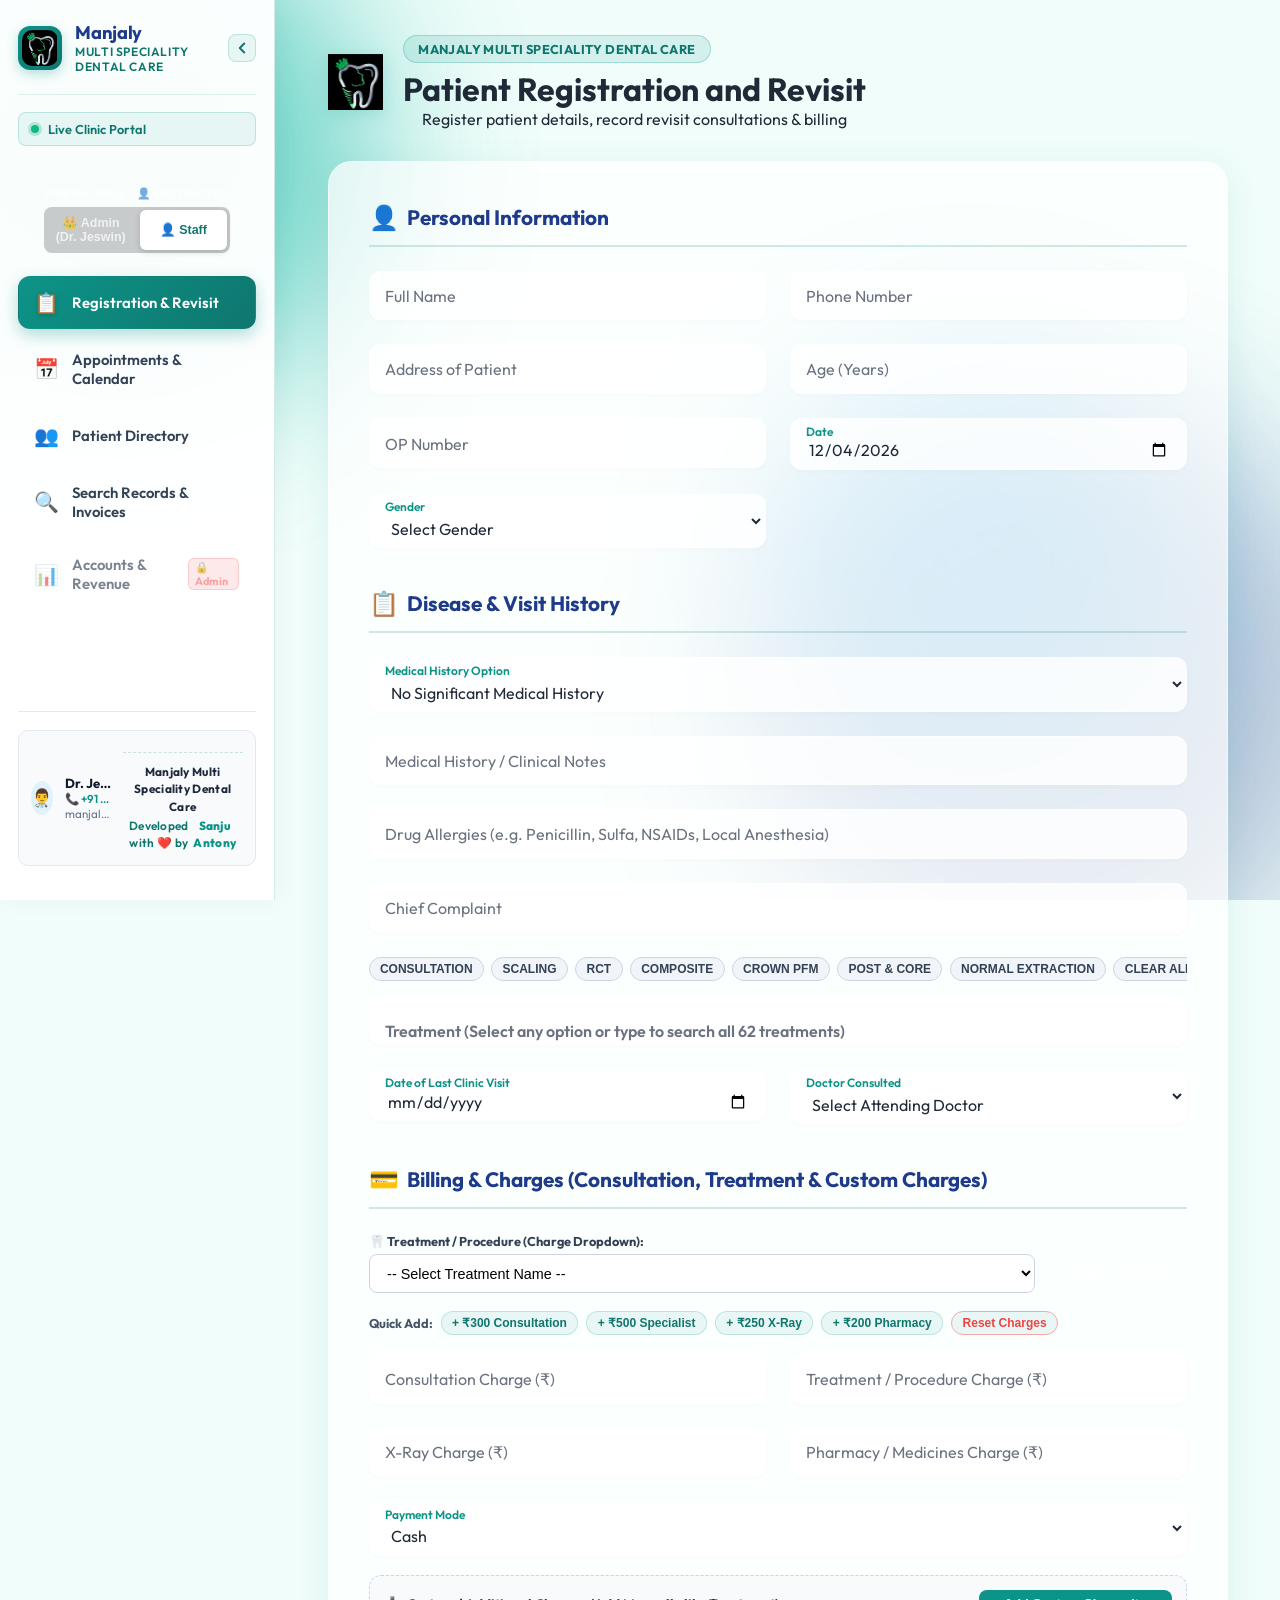
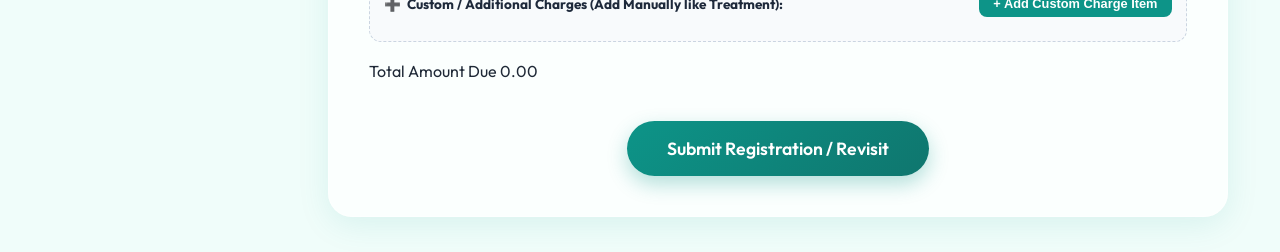
<file: index.html>
<!DOCTYPE html>
<html lang="en">
<head>
    <meta charset="UTF-8">
    <meta name="viewport" content="width=device-width, initial-scale=1.0">
    <meta name="description" content="Patient Registration and Revisit Portal">
    <title>Patient Registration and Revisit</title>
    <!-- Favicon -->
    <link rel="icon" href="data:image/svg+xml,%3Csvg xmlns='http://www.w3.org/2000/svg' viewBox='0 0 24 24' fill='%230d9488'%3E%3Cpath d='M19 10.5h-5.5V5c0-.83-.67-1.5-1.5-1.5s-1.5.67-1.5 1.5v5.5H5c-.83 0-1.5.67-1.5 1.5s.67 1.5 1.5 1.5h5.5V19c0 .83.67 1.5 1.5 1.5s1.5-.67 1.5-1.5v-5.5H19c.83 0 1.5-.67 1.5-1.5s-.67-1.5-1.5-1.5z'/%3E%3C/svg%3E" type="image/svg+xml">
    
    <!-- Google Fonts -->
    <link rel="preconnect" href="https://fonts.googleapis.com">
    <link rel="preconnect" href="https://fonts.gstatic.com" crossorigin>
    <link href="https://fonts.googleapis.com/css2?family=Outfit:wght@300;400;500;600;700&display=swap" rel="stylesheet">
    
    <!-- CSS -->
    <link rel="stylesheet" href="style.css">
</head>
<body>
    <div class="background-shapes">
        <div class="shape shape-1"></div>
        <div class="shape shape-2"></div>
        <div class="shape shape-3"></div>
    </div>

    <div class="app-layout">
        <!-- Sidebar Navigation -->
        <aside class="app-sidebar" id="appSidebar">
            <div class="sidebar-brand">
                <div class="sidebar-brand-icon">
                    <img src="assets/img/logo.png" alt="Manjaly Dental Care" class="sidebar-brand-logo">
                </div>
                <div class="sidebar-brand-info">
                    <h2>Manjaly</h2>
                    <span>Multi Speciality Dental Care</span>
                </div>
                <button type="button" class="sidebar-collapse-btn" id="sidebarCollapseBtn" title="Minimize Sidebar" aria-label="Minimize sidebar">
                    <svg width="18" height="18" viewBox="0 0 24 24" fill="none" stroke="currentColor" stroke-width="2.5" stroke-linecap="round" stroke-linejoin="round"><path d="M15 18l-6-6 6-6"/></svg>
                </button>
                <button type="button" class="sidebar-close-btn" id="sidebarCloseBtn" aria-label="Close menu">&times;</button>
            </div>

            <div class="sidebar-status-pill">
                <span class="status-dot"></span>
                <span>Live Clinic Portal</span>
            </div>

            <nav class="sidebar-nav">
                <a href="index.html" class="sidebar-link active" data-tooltip="Registration & Revisit">
                    <span class="nav-icon">📋</span>
                    <span>Registration & Revisit</span>
                </a>
                <a href="appointments.html" class="sidebar-link" data-tooltip="Appointments & Calendar">
                    <span class="nav-icon">📅</span>
                    <span>Appointments & Calendar</span>
                </a>
                <a href="patients.html" class="sidebar-link" data-tooltip="Patient Directory">
                    <span class="nav-icon">👥</span>
                    <span>Patient Directory</span>
                </a>
                <a href="search.html" class="sidebar-link" data-tooltip="Search Records & Invoices">
                    <span class="nav-icon">🔍</span>
                    <span>Search Records & Invoices</span>
                </a>
                <a href="accounts.html" class="sidebar-link" data-tooltip="Accounts & Revenue">
                    <span class="nav-icon">📊</span>
                    <span>Accounts & Revenue</span>
                </a>
                <a href="pharmacy.html" class="sidebar-link" data-tooltip="Pharmacy & Stock" style="display: none !important;">
                    <span class="nav-icon">💊</span>
                    <span>Pharmacy & Stock</span>
                </a>
            </nav>

            <div class="sidebar-footer">
                <div class="sidebar-doctor-card">
                    <div class="doctor-avatar-circle">👨‍⚕️</div>
                    <div class="doctor-meta-info">
                        <div class="doc-name">Dr. Jeswin (Owner &amp; Admin)</div>
                        <div class="doc-phone"><a href="tel:9072467117" style="color: inherit; text-decoration: none;">📞 +91 9072467117</a> / <a href="tel:6238497517" style="color: inherit; text-decoration: none;">+91 6238497517</a></div>
                        <div class="doc-email">manjalymdc@gmail.com</div>
                    </div>
                <div class="sidebar-brand-credit">
                    <div class="credit-clinic-name">Manjaly Multi Speciality Dental Care</div>
                    <a href="https://sanju-antony.vercel.app/" target="_blank" rel="noopener noreferrer" class="credit-developer" title="Developed by Sanju Antony - Click to view portfolio">Developed with ❤️ by <strong>Sanju Antony</strong></a>
                </div>
            </div>
        </aside>

        <!-- Mobile Top Navigation Bar -->
        <header class="mobile-top-bar">
            <button type="button" class="sidebar-toggle-btn" id="sidebarToggleBtn" aria-label="Toggle Navigation">
                <span class="hamburger-line"></span>
                <span class="hamburger-line"></span>
                <span class="hamburger-line"></span>
            </button>
            <div class="mobile-brand-title">
                <img src="assets/img/logo.png" alt="Manjaly Dental Care" class="mobile-logo-img">
                <span>Manjaly Dental Care</span>
            </div>
            <a href="search.html" class="mobile-action-link" title="Search Patients">
                <span>🔍</span> Search
            </a>
        </header>

        <div class="sidebar-overlay" id="sidebarOverlay"></div>

        <!-- Main Content Area -->
        <div class="app-main-content">
            <div class="container fade-in">

        <header class="header">
            <div class="clinic-brand-hero">
                <img src="assets/img/logo.png" alt="Manjaly Multi Speciality Dental Care" class="clinic-main-logo">
                <div class="clinic-brand-headings">
                    <span class="clinic-pill-badge">Manjaly Multi Speciality Dental Care</span>
                    <h1>Patient Registration and Revisit</h1>
                    <p>Register patient details, record revisit consultations & billing</p>
                </div>
            </div>
        </header>

        <main class="form-wrapper glass-panel">
            <!-- Celebratory In-Page Success Banner -->
            <div id="formSuccessBanner" class="form-success-banner">
                <div class="success-banner-card">
                    <div class="success-banner-header">
                        <div class="success-check-circle">✓</div>
                        <div>
                            <h3 id="successBannerTitle">Patient Registered Successfully!</h3>
                            <p id="successBannerSubtitle">Patient record, clinical consultation, and invoice safely recorded in Google Sheet & Google Drive.</p>
                        </div>
                    </div>
                    <div class="success-details-chips" id="successDetailsChips">
                        <!-- Populated by script.js -->
                    </div>
                    <div class="success-actions-row">
                        <button type="button" class="success-btn primary" id="bannerViewInvoiceBtn">
                            <span>🧾</span> View & Print Invoice
                        </button>
                        <a href="appointments.html" class="success-btn secondary">
                            <span>📅</span> Book Appointment
                        </a>
                        <button type="button" class="success-btn secondary" id="bannerNewPatientBtn">
                            <span>➕</span> Register Next Patient
                        </button>
                    </div>
                </div>
            </div>

            <form id="patientForm" class="patient-form">
                
                <!-- Section 1: Personal Information -->
                <div class="form-section">
                    <h2><span class="icon">👤</span> Personal Information</h2>
                    
                    <!-- Already Registered Patient Alert Banner -->
                    <div id="alreadyRegisteredAlert" class="already-registered-alert" style="display: none;">
                        <div class="alert-icon">⚠️</div>
                        <div class="alert-body">
                            <div class="alert-title">Already Registered Patient Detected</div>
                            <div class="alert-desc">
                                Patient is already registered. Suggested OP Number: <strong id="suggestedOpBadge" class="op-suggested-tag"></strong> (Auto-filled)
                            </div>
                        </div>
                    </div>

                    <div class="input-grid">
                        <div class="input-group">
                            <input type="text" id="fullName" name="fullName" required placeholder=" ">
                            <label for="fullName">Full Name</label>
                        </div>
                        <div class="input-group">
                            <input type="tel" id="phone" name="phone" required placeholder=" ">
                            <label for="phone">Phone Number</label>
                        </div>
                        <div class="input-group">
                            <input type="text" id="address" name="address" placeholder=" ">
                            <label for="address">Address of Patient</label>
                        </div>
                        <div class="input-group">
                            <input type="number" id="age" name="age" min="1" max="125" required placeholder=" ">
                            <label for="age">Age (Years)</label>
                        </div>
                        <div class="input-group">
                            <input type="text" id="opNumber" name="opNumber" placeholder=" " autocomplete="off">
                            <label for="opNumber">OP Number</label>
                        </div>
                        <div class="input-group">
                            <input type="date" id="registrationDate" name="registrationDate" required>
                            <label for="registrationDate" class="active-label">Date</label>
                        </div>
                        <div class="input-group">
                            <select id="gender" name="gender" required>
                                <option value="" disabled selected>Select Gender</option>
                                <option value="Male">Male</option>
                                <option value="Female">Female</option>
                                <option value="Other">Other</option>
                            </select>
                            <label for="gender" class="active-label">Gender</label>
                        </div>
                    </div>
                </div>

                <!-- Section 2: Clinical & Visit History -->
                <div class="form-section">
                    <h2><span class="icon">📋</span> Disease & Visit History</h2>
                    
                    <div class="input-grid">
                        <div class="input-group full-width">
                            <select id="medicalHistorySelect" name="medicalHistorySelect">
                                <option value="" selected>No Significant Medical History</option>
                                <option value="Diabetes">Diabetes Mellitus</option>
                                <option value="Hypertension">Hypertension (High BP)</option>
                                <option value="Diabetes & Hypertension">Diabetes & Hypertension</option>
                                <option value="Cardiac Condition">Cardiac / Heart Condition</option>
                                <option value="Asthma / Respiratory">Asthma / Respiratory</option>
                                <option value="Bleeding Disorder">Bleeding / Clotting Disorder</option>
                                <option value="Thyroid Disorder">Thyroid Disorder</option>
                                <option value="Epilepsy / Seizures">Epilepsy / Seizures</option>
                                <option value="Kidney / Liver Disease">Kidney / Liver Disease</option>
                                <option value="Other">Other Condition (Specify below)</option>
                            </select>
                            <label for="medicalHistorySelect" class="active-label">Medical History Option</label>
                        </div>
                        <div class="input-group full-width" id="medicalHistoryInputGroup">
                            <input type="text" id="medicalHistory" name="medicalHistory" placeholder=" ">
                            <label for="medicalHistory">Medical History / Clinical Notes</label>
                        </div>
                        <div class="input-group full-width">
                            <input type="text" id="drugAllergies" name="drugAllergies" placeholder=" ">
                            <label for="drugAllergies">Drug Allergies (e.g. Penicillin, Sulfa, NSAIDs, Local Anesthesia)</label>
                        </div>
                        <div class="input-group full-width" id="chiefComplaintGroup">
                            <input type="text" id="chiefComplaint" name="chiefComplaint" placeholder=" ">
                            <label for="chiefComplaint">Chief Complaint</label>
                        </div>
                        <div class="input-group full-width" id="treatmentSelectGroup">
                            <!-- Quick Treatment Chips (like the app) -->
                            <div class="quick-treatments-bar" id="regQuickTreatments">
                                <button type="button" class="treatment-chip" data-treatment="CONSULTATION">CONSULTATION</button>
                                <button type="button" class="treatment-chip" data-treatment="SCALING">SCALING</button>
                                <button type="button" class="treatment-chip" data-treatment="RCT">RCT</button>
                                <button type="button" class="treatment-chip" data-treatment="COMPOSITE">COMPOSITE</button>
                                <button type="button" class="treatment-chip" data-treatment="CROWN PFM">CROWN PFM</button>
                                <button type="button" class="treatment-chip" data-treatment="POST & CORE">POST & CORE</button>
                                <button type="button" class="treatment-chip" data-treatment="NORMAL EXTRACTION">NORMAL EXTRACTION</button>
                                <button type="button" class="treatment-chip" data-treatment="CLEAR ALIGNERS">CLEAR ALIGNERS</button>
                                <button type="button" class="treatment-chip" data-treatment="SELECT ANY OPTION / OTHER">OTHER / ANY OPTION</button>
                            </div>
                            <div class="treatment-suggest-wrap">
                                <input type="text" id="treatmentInput" name="treatment" placeholder=" " autocomplete="off" list="treatmentsDatalist">
                                <label for="treatmentInput" class="active-label">Treatment (Select any option or type to search all 62 treatments)</label>
                                <div id="regTreatmentDropdown" class="treatment-suggest-dropdown" style="display: none;"></div>
                            </div>
                            <!-- Hidden inputs for backward compatibility -->
                            <input type="hidden" id="treatmentSelect" name="treatmentSelect" value="">
                            <input type="hidden" id="customTreatment" name="customTreatment" value="">
                        </div>
                        <datalist id="treatmentsDatalist">
                            <option value="SELECT ANY OPTION / OTHER">
                            <option value="GENERAL CONSULTATION / CHECKUP">
                            <option value="OTHER / ANY TREATMENT">
                            <option value="POST & CORE">
                            <option value="CROWN METAL">
                            <option value="CROWN PFM">
                            <option value="CROWN PFZ">
                            <option value="EMAX CROWN, VENEER, INLAY">
                            <option value="CROWN REMOVAL">
                            <option value="ACRYLIC PARTIAL DENTURE">
                            <option value="FLEXIBLE PARTIAL DENTURE">
                            <option value="COMPLETE DENTURE">
                            <option value="FLEXIBLE">
                            <option value="BPS">
                            <option value="SS CROWNS">
                            <option value="SCALING">
                            <option value="GINGIVECTOMY">
                            <option value="SUBGINGIVAL SCALING/ CURETTAGE">
                            <option value="GRAFT">
                            <option value="DEPIGMENTATION">
                            <option value="PERIODONTAL FLAP">
                            <option value="SPLINTING">
                            <option value="LASER">
                            <option value="PULPOTOMY/ PULPECTOMY">
                            <option value="PIT & FISSURE SEALANTS">
                            <option value="FLUORIDE APPPLICATIONS">
                            <option value="SPACE MAINTAINERS">
                            <option value="PREFORMED ZIRCONIA">
                            <option value="BLEACHING">
                            <option value="DENTAL IMPLANTS">
                            <option value="REGISTRATION">
                            <option value="CONSULTATION">
                            <option value="SPECIALIST CONSULTATION">
                            <option value="DENTAL RADIOGRAPHS">
                            <option value="GLASS IONOMER">
                            <option value="AMALGAM">
                            <option value="COMPOSITE">
                            <option value="RCT">
                            <option value="RE RCT">
                            <option value="MICROSCOPE RCT">
                            <option value="APICECTOMY">
                            <option value="MTA">
                            <option value="DECIDUOUS TOOTH EXTRACTION">
                            <option value="NORMAL EXTRACTION">
                            <option value="DIFFICULT EXTRACTION">
                            <option value="3RD MOLAR">
                            <option value="CANINE IMPACTION">
                            <option value="INCISION AND DRAINAGE">
                            <option value="VESTIBULOPLASTY">
                            <option value="ALVEOLOPLASTY">
                            <option value="OPERCULECTOMY">
                            <option value="FIXED ORTHODONTICS PREADJUSTED">
                            <option value="FIXED ORTHODONTICS PREADJUSTED- TOOTH COLORED">
                            <option value="FIXED- SELF LIGATING">
                            <option value="HAWLEYS APPLIANCE- ACTIVE">
                            <option value="RETENTION APPLIANCE- PASSIVE">
                            <option value="FIXED LINGUAL RETAINERS">
                            <option value="VACCUFORM RETAINERS-">
                            <option value="ORAL SCREEN">
                            <option value="MYO FUNCTIONAL FIXED">
                            <option value="MYOFUNCTIONAL REMOVABLE">
                            <option value="CLEAR ALIGNERS">
                        </datalist>
                        <div class="input-group">
                            <input type="date" id="lastVisitDate" name="lastVisitDate" placeholder=" ">
                            <label for="lastVisitDate" class="active-label">Date of Last Clinic Visit</label>
                        </div>
                        <div class="input-group">
                            <select id="doctorSelect">
                                <option value="" disabled selected>Select Attending Doctor</option>
                                <optgroup label="Doctors">
                                    <option value="Dr. Jeswin Jose BDS">Dr. Jeswin Jose BDS (Doctor)</option>
                                    <option value="Dr. Olevia Emmatty Joseph BDS">Dr. Olevia Emmatty Joseph BDS (Doctor)</option>
                                    <option value="Dr. Antony Davis BDS">Dr. Antony Davis BDS (Doctor)</option>
                                </optgroup>
                                <optgroup label="Consultant Specialists">
                                    <option value="Dr. Megha Manjunath MDS (Dept.of Orthodontics)">Dr. Megha Manjunath MDS - Dept.of Orthodontics (പല്ല് നിരയാക്കുന്ന വിഭാഗം)</option>
                                    <option value="Dr. Akshay.M MDS (Dept.of Oral Surgery)">Dr. Akshay.M MDS - Dept.of Oral Surgery (മുഖ താടിയെല്ല് ശസ്ത്രക്രിയ വിഭാഗം)</option>
                                    <option value="Dr. Jimmy George MDS (Dept.of Endodontics)">Dr. Jimmy George MDS - Dept.of Endodontics (ദന്തവേരുചികിത്സാ വിഭാഗം)</option>
                                    <option value="Dr. Reji Gopalan MDS (Dept.of Prosthodontics)">Dr. Reji Gopalan MDS - Dept.of Prosthodontics (കൃത്രിമ ദന്തരൂപകല്പന വിഭാഗം)</option>
                                    <option value="Dr. Amritha Prabhakar MDS (Dept.of Pedodontics)">Dr. Amritha Prabhakar MDS - Dept.of Pedodontics (കുട്ടികളുടെ ദന്തരോഗ വിഭാഗം)</option>
                                    <option value="Dr. Anurag Vinod Kumar MDS (Dept.of Pedodontics)">Dr. Anurag Vinod Kumar MDS - Dept.of Pedodontics (കുട്ടികളുടെ ദന്തരോഗ വിഭാഗം)</option>
                                    <option value="Dr. Sharath MDS (Dept.of Periodontics)">Dr. Sharath MDS - Dept.of Periodontics</option>
                                </optgroup>
                                <option value="Other">Other / Type Doctor Name Manually...</option>
                            </select>
                            <label for="doctorSelect" class="active-label">Doctor Consulted</label>
                        </div>
                        <div class="input-group" id="doctorConsultedGroup" style="display: none;">
                            <input type="text" id="doctorConsulted" name="doctorConsulted" placeholder=" ">
                            <label for="doctorConsulted">Type Doctor Name Manually</label>
                        </div>
                    </div>
                </div>

                <!-- Section 3: Billing & Charges -->
                <div class="form-section">
                    <h2><span class="icon">💳</span> Billing & Charges (Consultation, Treatment & Custom Charges)</h2>
                    
                    <!-- Charge dropdown: only contains treatment names; charge is in another option -->
                    <div class="charge-select-row" style="margin-bottom: 1.1rem; display: flex; gap: 10px; flex-wrap: wrap; align-items: flex-end;">
                        <div style="flex: 1; min-width: 260px;">
                            <label for="chargeOptionSelect" style="display: block; font-size: 0.8rem; font-weight: 700; color: #334155; margin-bottom: 5px;">
                                🦷 Treatment / Procedure (Charge Dropdown):
                            </label>
                            <select id="chargeOptionSelect" style="width: 100%; padding: 0.6rem 0.85rem; border-radius: 8px; border: 1.5px solid #cbd5e1; font-size: 0.9rem; background: #fff;">
                                <option value="" selected>-- Select Treatment Name --</option>
                                <option value="POST & CORE">POST & CORE</option>
                                <option value="CROWN METAL">CROWN METAL</option>
                                <option value="CROWN PFM">CROWN PFM</option>
                                <option value="CROWN PFZ">CROWN PFZ</option>
                                <option value="EMAX CROWN, VENEER, INLAY">EMAX CROWN, VENEER, INLAY</option>
                                <option value="CROWN REMOVAL">CROWN REMOVAL</option>
                                <option value="ACRYLIC PARTIAL DENTURE">ACRYLIC PARTIAL DENTURE</option>
                                <option value="FLEXIBLE PARTIAL DENTURE">FLEXIBLE PARTIAL DENTURE</option>
                                <option value="COMPLETE DENTURE">COMPLETE DENTURE</option>
                                <option value="FLEXIBLE">FLEXIBLE</option>
                                <option value="BPS">BPS</option>
                                <option value="SS CROWNS">SS CROWNS</option>
                                <option value="SCALING">SCALING</option>
                                <option value="GINGIVECTOMY">GINGIVECTOMY</option>
                                <option value="SUBGINGIVAL SCALING/ CURETTAGE">SUBGINGIVAL SCALING/ CURETTAGE</option>
                                <option value="GRAFT">GRAFT</option>
                                <option value="DEPIGMENTATION">DEPIGMENTATION</option>
                                <option value="PERIODONTAL FLAP">PERIODONTAL FLAP</option>
                                <option value="SPLINTING">SPLINTING</option>
                                <option value="LASER">LASER</option>
                                <option value="PULPOTOMY/ PULPECTOMY">PULPOTOMY/ PULPECTOMY</option>
                                <option value="PIT & FISSURE SEALANTS">PIT & FISSURE SEALANTS</option>
                                <option value="FLUORIDE APPPLICATIONS">FLUORIDE APPPLICATIONS</option>
                                <option value="SPACE MAINTAINERS">SPACE MAINTAINERS</option>
                                <option value="PREFORMED ZIRCONIA">PREFORMED ZIRCONIA</option>
                                <option value="BLEACHING">BLEACHING</option>
                                <option value="DENTAL IMPLANTS">DENTAL IMPLANTS</option>
                                <option value="REGISTRATION">REGISTRATION</option>
                                <option value="CONSULTATION">CONSULTATION</option>
                                <option value="SPECIALIST CONSULTATION">SPECIALIST CONSULTATION</option>
                                <option value="DENTAL RADIOGRAPHS">DENTAL RADIOGRAPHS</option>
                                <option value="GLASS IONOMER">GLASS IONOMER</option>
                                <option value="AMALGAM">AMALGAM</option>
                                <option value="COMPOSITE">COMPOSITE</option>
                                <option value="RCT">RCT</option>
                                <option value="RE RCT">RE RCT</option>
                                <option value="MICROSCOPE RCT">MICROSCOPE RCT</option>
                                <option value="APICECTOMY">APICECTOMY</option>
                                <option value="MTA">MTA</option>
                                <option value="DECIDUOUS TOOTH EXTRACTION">DECIDUOUS TOOTH EXTRACTION</option>
                                <option value="NORMAL EXTRACTION">NORMAL EXTRACTION</option>
                                <option value="DIFFICULT EXTRACTION">DIFFICULT EXTRACTION</option>
                                <option value="3RD MOLAR">3RD MOLAR</option>
                                <option value="CANINE IMPACTION">CANINE IMPACTION</option>
                                <option value="INCISION AND DRAINAGE">INCISION AND DRAINAGE</option>
                                <option value="VESTIBULOPLASTY">VESTIBULOPLASTY</option>
                                <option value="ALVEOLOPLASTY">ALVEOLOPLASTY</option>
                                <option value="OPERCULECTOMY">OPERCULECTOMY</option>
                                <option value="FIXED ORTHODONTICS PREADJUSTED">FIXED ORTHODONTICS PREADJUSTED</option>
                                <option value="FIXED ORTHODONTICS PREADJUSTED- TOOTH COLORED">FIXED ORTHODONTICS PREADJUSTED- TOOTH COLORED</option>
                                <option value="FIXED- SELF LIGATING">FIXED- SELF LIGATING</option>
                                <option value="HAWLEYS APPLIANCE- ACTIVE">HAWLEYS APPLIANCE- ACTIVE</option>
                                <option value="RETENTION APPLIANCE- PASSIVE">RETENTION APPLIANCE- PASSIVE</option>
                                <option value="FIXED LINGUAL RETAINERS">FIXED LINGUAL RETAINERS</option>
                                <option value="VACCUFORM RETAINERS-">VACCUFORM RETAINERS-</option>
                                <option value="ORAL SCREEN">ORAL SCREEN</option>
                                <option value="MYO FUNCTIONAL FIXED">MYOFUNCTIONAL FIXED</option>
                                <option value="MYOFUNCTIONAL REMOVABLE">MYOFUNCTIONAL REMOVABLE</option>
                                <option value="CLEAR ALIGNERS">CLEAR ALIGNERS</option>
                            </select>
                        </div>
                        <button type="button" id="applyChargeOptionBtn" class="preset-chip" style="padding: 0.6rem 1.1rem; background: var(--primary-teal); color: white; border: none; font-weight: 700; border-radius: 8px; cursor: pointer;">
                            + Select Treatment
                        </button>
                    </div>

                    <div class="charge-presets-row" style="margin-bottom: 1.2rem;">
                        <span style="font-size: 0.8rem; font-weight: 700; color: #475569; display: flex; align-items: center;">Quick Add:</span>
                        <button type="button" class="preset-chip" data-type="consultation" data-amt="300">+ ₹300 Consultation</button>
                        <button type="button" class="preset-chip" data-type="consultation" data-amt="500">+ ₹500 Specialist</button>
                        <button type="button" class="preset-chip" data-type="xray" data-amt="250">+ ₹250 X-Ray</button>
                        <button type="button" class="preset-chip" data-type="pharmacy" data-amt="200">+ ₹200 Pharmacy</button>
                        <button type="button" class="preset-chip" data-action="clear" style="color: #ef4444; border-color: #fca5a5;">Reset Charges</button>
                    </div>

                    <div class="input-grid">
                        <div class="input-group">
                            <input type="number" id="consultationCharge" name="consultationCharge" min="0" step="any" placeholder=" ">
                            <label for="consultationCharge">Consultation Charge (₹)</label>
                        </div>
                        <div class="input-group">
                            <input type="number" id="treatmentCharge" name="treatmentCharge" min="0" step="any" placeholder=" ">
                            <label for="treatmentCharge" id="treatmentChargeLabel">Treatment / Procedure Charge (₹)</label>
                        </div>
                        <div class="input-group">
                            <input type="number" id="xrayCharge" name="xrayCharge" min="0" step="any" placeholder=" ">
                            <label for="xrayCharge">X-Ray Charge (₹)</label>
                        </div>
                        <div class="input-group">
                            <input type="number" id="pharmacyCharge" name="pharmacyCharge" min="0" step="any" placeholder=" ">
                            <label for="pharmacyCharge">Pharmacy / Medicines Charge (₹)</label>
                        </div>
                        <div class="input-group full-width">
                            <select id="paymentMode" name="paymentMode">
                                <option value="Cash" selected>Cash</option>
                                <option value="UPI / Online">UPI / Online</option>
                                <option value="Card">Card</option>
                                <option value="Pending">Payment Pending</option>
                            </select>
                            <label for="paymentMode" class="active-label">Payment Mode</label>
                        </div>
                    </div>

                    <!-- Custom / Additional Manual Charges Block -->
                    <div class="custom-charges-block" style="margin-top: 1.2rem; background: #f8fafc; border: 1.5px dashed #cbd5e1; border-radius: 12px; padding: 14px;">
                        <div style="display: flex; justify-content: space-between; align-items: center; margin-bottom: 10px; flex-wrap: wrap; gap: 8px;">
                            <span style="font-size: 0.85rem; font-weight: 700; color: #1e293b; display: flex; align-items: center; gap: 6px;">
                                <span>➕</span> Custom / Additional Charges (Add Manually like Treatment):
                            </span>
                            <button type="button" id="addCustomChargeBtn" class="preset-chip" style="background: #0d9488; color: #fff; font-size: 0.8rem; font-weight: 700; padding: 6px 14px; border: none; border-radius: 8px;">
                                + Add Custom Charge Item
                            </button>
                        </div>
                        <div id="customChargesList" class="custom-charges-list">
                            <!-- Dynamic custom charge rows will be appended here -->
                        </div>
                        <datalist id="customChargePresetsList">
                            <option value="Scaling & Polishing">
                            <option value="Root Canal Treatment (RCT)">
                            <option value="Tooth Extraction">
                            <option value="Composite Restoration / Filling">
                            <option value="Crown PFM / Ceramic">
                            <option value="Flexible Denture">
                            <option value="Dental Radiograph / RVG">
                            <option value="Specialist Procedure Fee">
                            <option value="Lab & Fabricating Charges">
                            <option value="Suture Removal & Dressing">
                            <option value="Local Anesthesia Kit">
                        </datalist>
                    </div>

                    <div class="input-grid" style="margin-top: 1.2rem;">
                        <div class="input-group full-width">
                            <div class="total-summary-banner">
                                <span class="total-label">Total Amount Due</span>
                                <span class="total-amount-val" id="displayTotal">0.00</span>
                            </div>
                            <input type="hidden" id="totalAmount" name="totalAmount" value="0">
                        </div>
                    </div>
                </div>

                <div class="form-actions">
                    <button type="submit" class="submit-btn" id="submitBtn">
                        <span class="btn-text">Submit Registration / Revisit</span>
                        <div class="loader" id="btnLoader" style="display: none;"></div>
                    </button>
                </div>
                
                <div id="formMessage" class="form-message"></div>
            </form>
        </main>
        </div><!-- /.container -->
        </div><!-- /.app-main-content -->
    </div><!-- /.app-layout -->

    <!-- Invoice Modal -->
    <div id="invoiceModalOverlay" class="invoice-modal-overlay">
        <div class="invoice-modal">
            <div class="modal-header-bar">
                <h3><span>🧾</span> Patient Invoice Receipt</h3>
                <button type="button" class="btn-close-modal" id="closeInvoiceModalBtn">&times;</button>
            </div>
            
            <div class="invoice-paper" id="invoicePaper">
                <div class="ref-inv-wrapper">
                    <!-- Clinic Header -->
                    <div class="ref-inv-header">
                        <div class="ref-inv-header-left">
                            <div class="ref-inv-clinic-title">MANJALY MULTI SPECIALITY DENTAL CARE</div>
                            <div class="ref-inv-clinic-addr">Near MJ Supermarket ,Valakkavu Mulayam p.o,Thrissur,Kerala-680751</div>
                            <div class="ref-inv-clinic-phone">Mobile: 6238497517,9072467117</div>
                        </div>
                        <div class="ref-inv-header-right">
                            <img src="assets/img/logo.png" onerror="this.onerror=null; if(typeof window!=='undefined'&&window.INVOICE_LOGO_BASE64){this.src=window.INVOICE_LOGO_BASE64;}else{this.src='assets/logo.png';}" alt="Manjaly Dental Care Logo" class="ref-inv-logo" id="invModalLogo">
                        </div>
                    </div>

                    <div class="ref-inv-divider"></div>

                    <!-- Metadata Header -->
                    <div class="ref-inv-meta-row">
                        <div class="ref-inv-meta-left">
                            <div class="ref-inv-meta-line"><span class="ref-lbl">Bill No</span><span class="ref-sep">:</span><span class="ref-val" id="invModalNumber">INV-20261013-0000</span></div>
                            <div class="ref-inv-meta-line"><span class="ref-lbl">Name</span><span class="ref-sep">:</span><span class="ref-val" id="invModalPatientName">-</span></div>
                            <div class="ref-inv-meta-line"><span class="ref-lbl">Address</span><span class="ref-sep">:</span><span class="ref-val" id="invModalAddress">-</span></div>
                        </div>
                        <div class="ref-inv-meta-right">
                            <div class="ref-inv-meta-line"><span class="ref-lbl">Date</span><span class="ref-sep">:</span><span class="ref-val" id="invModalDate">Date: 2026-10-13</span></div>
                        </div>
                    </div>

                    <!-- Itemized Table (# | Treatment | Nos | Rate | Amount) -->
                    <table class="ref-inv-table">
                        <thead>
                            <tr>
                                <th style="width: 8%; text-align: center;">#</th>
                                <th style="width: 48%; text-align: left;">Treatment</th>
                                <th style="width: 12%; text-align: center;">Nos</th>
                                <th style="width: 16%; text-align: right;">Rate</th>
                                <th style="width: 16%; text-align: right;">Amount</th>
                            </tr>
                        </thead>
                        <tbody id="invModalTableBody">
                            <tr>
                                <td style="text-align: center;">1</td>
                                <td>Doctor Consultation Charge</td>
                                <td style="text-align: center;">1</td>
                                <td style="text-align: right;" id="invModalConsultation">0.00</td>
                                <td style="text-align: right;">0.00</td>
                            </tr>
                        </tbody>
                        <tfoot>
                            <tr class="ref-inv-net-row">
                                <td colspan="4" class="ref-inv-net-label">Net Amount Rs:</td>
                                <td class="ref-inv-net-val" id="invModalTotal">0.00</td>
                            </tr>
                        </tfoot>
                    </table>

                    <!-- Footer: Hospital Seal, Company text, Signature & Seal -->
                    <div class="ref-inv-footer">
                        <div class="ref-inv-footer-seal">
                            <img src="assets/img/Hospital Seal.jpg" onerror="this.onerror=null; if(typeof window!=='undefined'&&window.INVOICE_HOSPITAL_SEAL_BASE64){this.src=window.INVOICE_HOSPITAL_SEAL_BASE64;}else{this.src='assets/Hospital Seal.jpg';}" alt="Authorized Hospital Seal" class="ref-inv-hosp-seal" id="invModalSeal">
                        </div>
                        <div class="ref-inv-footer-company">
                            FOR MANJALY MULTI SPECIALITY DENTAL CARE
                        </div>
                        <div class="ref-inv-footer-sign">
                            <div class="ref-inv-sign-wrap">
                                <img src="assets/img/sign.jpg" onerror="this.onerror=null; if(typeof window!=='undefined'&&window.INVOICE_SIGN_BASE64){this.src=window.INVOICE_SIGN_BASE64;}else{this.src='assets/sign.jpg';}" alt="Doctor Signature" class="ref-inv-sign-img" id="invModalSign">
                                <img src="assets/img/drseal.jpg" onerror="this.onerror=null; if(typeof window!=='undefined'&&window.INVOICE_DR_SEAL_BASE64){this.src=window.INVOICE_DR_SEAL_BASE64;}else{this.src='assets/drseal.jpg';}" alt="Doctor Seal" class="ref-inv-drseal-img" id="invModalDrSeal">
                            </div>
                        </div>
                    </div>
                </div>

                <div class="inv-drive-notice" id="invDriveNotice" style="display: none; margin-top: 1rem;">
                    <span>📁</span> 
                    <span>Stored in Google Drive: <a href="#" target="_blank" id="invDriveLink">Open File in Google Drive</a></span>
                </div>
            </div>

            <div class="modal-footer-actions">
                <button type="button" class="btn-bw-toggle" id="toggleBwModeBtn" title="Toggle Black & White print preview">
                    <span>🌓</span> B&W Mode
                </button>
                <button type="button" class="btn-whatsapp-inv" id="shareWhatsappBtn">
                    <span>💬</span> Share to WhatsApp
                </button>
                <button type="button" class="btn-print-inv" id="printInvoiceBtn">
                    <span>🖨️</span> Print Invoice (B&W Compatible)
                </button>
                <button type="button" class="btn-download-inv" id="downloadInvoiceBtn">
                    <span>📥</span> Download Invoice
                </button>
                <button type="button" class="btn-close-inv" id="doneInvoiceBtn">
                    Done
                </button>
            </div>
        </div>
    </div>

    <!-- Toast Notification Container -->
    <div class="toast-container" id="toastContainer"></div>

    <script src="assets/img/invoice-assets.js"></script>
    <script src="sidebar.js"></script>
    <script src="script.js"></script>
</body>
</html>
</file>
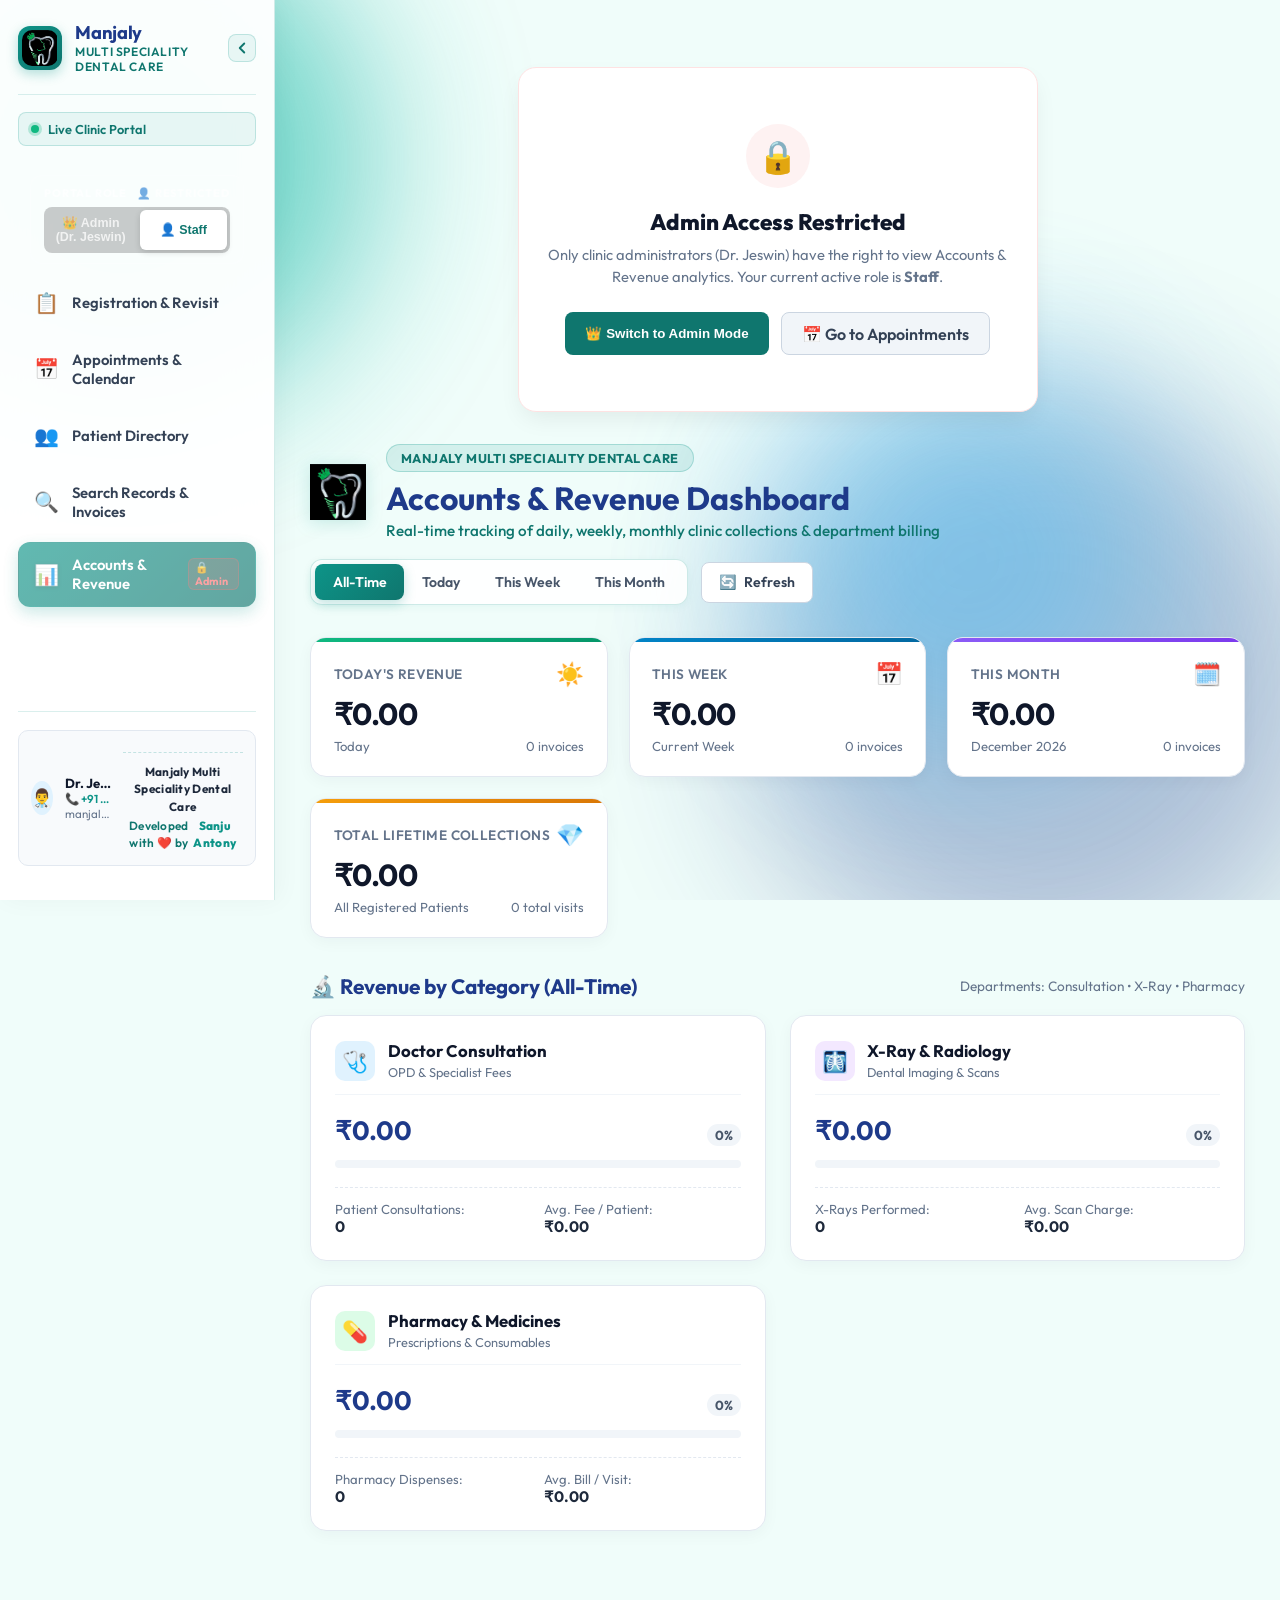
<file: accounts.html>
<!DOCTYPE html>
<html lang="en">
<head>
    <meta charset="UTF-8">
    <meta name="viewport" content="width=device-width, initial-scale=1.0">
    <meta name="description" content="Accounts and Revenue Management Dashboard - Dental Care Clinic & Hospital">
    <title>Accounts & Revenue Dashboard - Dental Care Clinic</title>
    <!-- Favicon -->
    <link rel="icon" href="data:image/svg+xml,%3Csvg xmlns='http://www.w3.org/2000/svg' viewBox='0 0 24 24' fill='%230d9488'%3E%3Cpath d='M19 10.5h-5.5V5c0-.83-.67-1.5-1.5-1.5s-1.5.67-1.5 1.5v5.5H5c-.83 0-1.5.67-1.5 1.5s.67 1.5 1.5 1.5h5.5V19c0 .83.67 1.5 1.5 1.5s1.5-.67 1.5-1.5v-5.5H19c.83 0 1.5-.67 1.5-1.5s-.67-1.5-1.5-1.5z'/%3E%3C/svg%3E" type="image/svg+xml">
    
    <!-- Google Fonts -->
    <link rel="preconnect" href="https://fonts.googleapis.com">
    <link rel="preconnect" href="https://fonts.gstatic.com" crossorigin>
    <link href="https://fonts.googleapis.com/css2?family=Outfit:wght@300;400;500;600;700&display=swap" rel="stylesheet">
    
    <!-- CSS -->
    <link rel="stylesheet" href="style.css">
</head>
<body>
    <div class="background-shapes">
        <div class="shape shape-1"></div>
        <div class="shape shape-2"></div>
        <div class="shape shape-3"></div>
    </div>

    <div class="app-layout">
        <!-- Sidebar Navigation -->
        <aside class="app-sidebar" id="appSidebar">
            <div class="sidebar-brand">
                <div class="sidebar-brand-icon">
                    <img src="assets/img/logo.png" alt="Manjaly Dental Care" class="sidebar-brand-logo">
                </div>
                <div class="sidebar-brand-info">
                    <h2>Manjaly</h2>
                    <span>Multi Speciality Dental Care</span>
                </div>
                <button type="button" class="sidebar-collapse-btn" id="sidebarCollapseBtn" title="Minimize Sidebar" aria-label="Minimize sidebar">
                    <svg width="18" height="18" viewBox="0 0 24 24" fill="none" stroke="currentColor" stroke-width="2.5" stroke-linecap="round" stroke-linejoin="round"><path d="M15 18l-6-6 6-6"/></svg>
                </button>
                <button type="button" class="sidebar-close-btn" id="sidebarCloseBtn" aria-label="Close menu">&times;</button>
            </div>

            <div class="sidebar-status-pill">
                <span class="status-dot"></span>
                <span>Live Clinic Portal</span>
            </div>

            <nav class="sidebar-nav">
                <a href="index.html" class="sidebar-link" data-tooltip="Registration & Revisit">
                    <span class="nav-icon">📋</span>
                    <span>Registration & Revisit</span>
                </a>
                <a href="appointments.html" class="sidebar-link" data-tooltip="Appointments & Calendar">
                    <span class="nav-icon">📅</span>
                    <span>Appointments & Calendar</span>
                </a>
                <a href="patients.html" class="sidebar-link" data-tooltip="Patient Directory">
                    <span class="nav-icon">👥</span>
                    <span>Patient Directory</span>
                </a>
                <a href="search.html" class="sidebar-link" data-tooltip="Search Records & Invoices">
                    <span class="nav-icon">🔍</span>
                    <span>Search Records & Invoices</span>
                </a>
                <a href="accounts.html" class="sidebar-link active" data-tooltip="Accounts & Revenue">
                    <span class="nav-icon">📊</span>
                    <span>Accounts & Revenue</span>
                </a>
                <a href="pharmacy.html" class="sidebar-link" data-tooltip="Pharmacy & Stock" style="display: none !important;">
                    <span class="nav-icon">💊</span>
                    <span>Pharmacy & Stock</span>
                </a>
            </nav>

            <div class="sidebar-footer">
                <div class="sidebar-doctor-card">
                    <div class="doctor-avatar-circle">👨‍⚕️</div>
                    <div class="doctor-meta-info">
                        <div class="doc-name">Dr. Jeswin (Owner &amp; Admin)</div>
                        <div class="doc-phone"><a href="tel:9072467117" style="color: inherit; text-decoration: none;">📞 +91 9072467117</a> / <a href="tel:6238497517" style="color: inherit; text-decoration: none;">+91 6238497517</a></div>
                        <div class="doc-email">manjalymdc@gmail.com</div>
                    </div>
                <div class="sidebar-brand-credit">
                    <div class="credit-clinic-name">Manjaly Multi Speciality Dental Care</div>
                    <a href="https://sanju-antony.vercel.app/" target="_blank" rel="noopener noreferrer" class="credit-developer" title="Developed by Sanju Antony - Click to view portfolio">Developed with ❤️ by <strong>Sanju Antony</strong></a>
                </div>
            </div>
        </aside>

        <!-- Mobile Top Navigation Bar -->
        <header class="mobile-top-bar">
            <button type="button" class="sidebar-toggle-btn" id="sidebarToggleBtn" aria-label="Toggle Navigation">
                <span class="hamburger-line"></span>
                <span class="hamburger-line"></span>
                <span class="hamburger-line"></span>
            </button>
            <div class="mobile-brand-title">
                <img src="assets/img/logo.png" alt="Manjaly Dental Care" class="mobile-logo-img">
                <span>Manjaly Dental Care</span>
            </div>
            <a href="search.html" class="mobile-action-link" title="Search Patients">
                <span>🔍</span> Search
            </a>
        </header>

        <div class="sidebar-overlay" id="sidebarOverlay"></div>

        <!-- Main Content Area -->
        <main class="app-main-content">
            <div class="container wide-container fade-in">
                <!-- Page Header & Period Selector -->
                <div class="accounts-header-card">
                    <div class="clinic-brand-hero" style="margin-bottom: 0;">
                        <img src="assets/img/logo.png" alt="Manjaly Multi Speciality Dental Care" class="clinic-main-logo">
                        <div class="clinic-brand-headings">
                            <span class="clinic-pill-badge">Manjaly Multi Speciality Dental Care</span>
                            <h1 style="font-size: 2rem; color: #1e3a8a; font-weight: 700; margin: 0 0 0.2rem 0;">Accounts & Revenue Dashboard</h1>
                            <p style="color: #0f766e; font-size: 0.95rem; margin: 0; font-weight: 500;">
                                Real-time tracking of daily, weekly, monthly clinic collections & department billing
                            </p>
                        </div>
                    </div>

                    <div style="display: flex; gap: 0.8rem; align-items: center; flex-wrap: wrap;">
                        <div class="period-pill-group" id="periodFilterGroup">
                            <button type="button" class="period-pill-btn active" data-period="all">All-Time</button>
                            <button type="button" class="period-pill-btn" data-period="today">Today</button>
                            <button type="button" class="period-pill-btn" data-period="week">This Week</button>
                            <button type="button" class="period-pill-btn" data-period="month">This Month</button>
                        </div>
                        <button type="button" class="btn-report-action" id="refreshAccountsBtn" style="background: white; border: 1px solid #cbd5e1; color: #334155;">
                            <span>🔄</span> Refresh
                        </button>
                    </div>
                </div>

                <!-- Loading Spinner & Notification Messages -->
                <div id="accountsLoader" style="display: none; text-align: center; margin: 2rem 0;">
                    <div class="loader-spinner" style="margin: 0 auto 0.8rem auto; width: 40px; height: 40px; border: 3px solid rgba(13, 148, 136, 0.2); border-top-color: #0d9488; border-radius: 50%; animation: spin 1s linear infinite;"></div>
                    <p style="color: #0f766e; font-weight: 600;">Calculating revenue across departments...</p>
                </div>
                <div id="accountsMessage" class="message-banner" style="display: none; margin-bottom: 1.5rem;"></div>

                <!-- 1. Four Core Revenue Metric Cards -->
                <section class="revenue-metrics-grid">
                    <!-- Daily Card -->
                    <div class="revenue-stat-card card-daily">
                        <div class="stat-card-header">
                            <span class="stat-card-title">Today's Revenue</span>
                            <span class="stat-card-icon">☀️</span>
                        </div>
                        <div class="stat-card-amount" id="dailyTotalDisplay">₹0.00</div>
                        <div class="stat-card-sub">
                            <span id="dailyDateLabel">Today</span>
                            <span id="dailyVisitsCount">0 invoices</span>
                        </div>
                    </div>

                    <!-- Weekly Card -->
                    <div class="revenue-stat-card card-weekly">
                        <div class="stat-card-header">
                            <span class="stat-card-title">This Week</span>
                            <span class="stat-card-icon">📅</span>
                        </div>
                        <div class="stat-card-amount" id="weeklyTotalDisplay">₹0.00</div>
                        <div class="stat-card-sub">
                            <span>Current Week</span>
                            <span id="weeklyVisitsCount">0 invoices</span>
                        </div>
                    </div>

                    <!-- Monthly Card -->
                    <div class="revenue-stat-card card-monthly">
                        <div class="stat-card-header">
                            <span class="stat-card-title">This Month</span>
                            <span class="stat-card-icon">🗓️</span>
                        </div>
                        <div class="stat-card-amount" id="monthlyTotalDisplay">₹0.00</div>
                        <div class="stat-card-sub">
                            <span id="monthNameLabel">Current Month</span>
                            <span id="monthlyVisitsCount">0 invoices</span>
                        </div>
                    </div>

                    <!-- All-Time Total Card -->
                    <div class="revenue-stat-card card-alltime">
                        <div class="stat-card-header">
                            <span class="stat-card-title">Total Lifetime Collections</span>
                            <span class="stat-card-icon">💎</span>
                        </div>
                        <div class="stat-card-amount" id="alltimeTotalDisplay">₹0.00</div>
                        <div class="stat-card-sub">
                            <span>All Registered Patients</span>
                            <span id="alltimeVisitsCount">0 total visits</span>
                        </div>
                    </div>
                </section>

                <!-- 2. Revenue Breakdown by Category -->
                <div style="margin-bottom: 1rem; display: flex; justify-content: space-between; align-items: center;">
                    <h2 style="font-size: 1.3rem; color: #1e3a8a; font-weight: 700; margin: 0;">
                        <span>🔬</span> Revenue by Category (<span id="activeCategoryPeriodLabel">All-Time</span>)
                    </h2>
                    <span style="font-size: 0.85rem; color: #64748b;">Departments: Consultation • X-Ray • Pharmacy</span>
                </div>

                <section class="category-revenue-grid">
                    <!-- Doctor Consultation -->
                    <div class="category-revenue-card cat-consultation">
                        <div class="cat-header">
                            <div class="cat-icon-badge">🩺</div>
                            <div class="cat-title-text">
                                <h3>Doctor Consultation</h3>
                                <span>OPD & Specialist Fees</span>
                            </div>
                        </div>
                        <div class="cat-amount-display">
                            <span class="cat-amount-val" id="catConsultationAmount">₹0.00</span>
                            <span class="cat-percent-tag" id="catConsultationPercent">0%</span>
                        </div>
                        <div class="cat-progress-bar">
                            <div class="cat-progress-fill" id="catConsultationBar" style="width: 0%;"></div>
                        </div>
                        <div class="cat-sub-details">
                            <div class="cat-sub-item">
                                <span>Patient Consultations:</span>
                                <strong id="catConsultationCount">0</strong>
                            </div>
                            <div class="cat-sub-item">
                                <span>Avg. Fee / Patient:</span>
                                <strong id="catConsultationAvg">₹0.00</strong>
                            </div>
                        </div>
                    </div>

                    <!-- X-Ray & Diagnostics -->
                    <div class="category-revenue-card cat-xray">
                        <div class="cat-header">
                            <div class="cat-icon-badge">🩻</div>
                            <div class="cat-title-text">
                                <h3>X-Ray & Radiology</h3>
                                <span>Dental Imaging & Scans</span>
                            </div>
                        </div>
                        <div class="cat-amount-display">
                            <span class="cat-amount-val" id="catXrayAmount">₹0.00</span>
                            <span class="cat-percent-tag" id="catXrayPercent">0%</span>
                        </div>
                        <div class="cat-progress-bar">
                            <div class="cat-progress-fill" id="catXrayBar" style="width: 0%;"></div>
                        </div>
                        <div class="cat-sub-details">
                            <div class="cat-sub-item">
                                <span>X-Rays Performed:</span>
                                <strong id="catXrayCount">0</strong>
                            </div>
                            <div class="cat-sub-item">
                                <span>Avg. Scan Charge:</span>
                                <strong id="catXrayAvg">₹0.00</strong>
                            </div>
                        </div>
                    </div>

                    <!-- Pharmacy & Medicines -->
                    <div class="category-revenue-card cat-pharmacy">
                        <div class="cat-header">
                            <div class="cat-icon-badge">💊</div>
                            <div class="cat-title-text">
                                <h3>Pharmacy & Medicines</h3>
                                <span>Prescriptions & Consumables</span>
                            </div>
                        </div>
                        <div class="cat-amount-display">
                            <span class="cat-amount-val" id="catPharmacyAmount">₹0.00</span>
                            <span class="cat-percent-tag" id="catPharmacyPercent">0%</span>
                        </div>
                        <div class="cat-progress-bar">
                            <div class="cat-progress-fill" id="catPharmacyBar" style="width: 0%;"></div>
                        </div>
                        <div class="cat-sub-details">
                            <div class="cat-sub-item">
                                <span>Pharmacy Dispenses:</span>
                                <strong id="catPharmacyCount">0</strong>
                            </div>
                            <div class="cat-sub-item">
                                <span>Avg. Bill / Visit:</span>
                                <strong id="catPharmacyAvg">₹0.00</strong>
                            </div>
                        </div>
                    </div>
                </section>

                <!-- 3. Payment Mode Breakdown -->
                <section class="payment-modes-card">
                    <div style="display: flex; justify-content: space-between; align-items: center; flex-wrap: wrap;">
                        <div>
                            <h3 style="font-size: 1.15rem; color: #1e3a8a; font-weight: 700; margin: 0 0 0.2rem 0;">
                                💳 Payment Mode Breakdown
                            </h3>
                            <p style="color: #64748b; font-size: 0.85rem; margin: 0;">Collections across payment channels</p>
                        </div>
                        <div style="font-size: 0.9rem; font-weight: 600; color: #0f766e;" id="totalPaymentModeSum">
                            Total: ₹0.00
                        </div>
                    </div>

                    <div class="payment-modes-grid">
                        <div class="payment-mode-pill">
                            <span class="mode-title">💵 Cash</span>
                            <span class="mode-amount" id="payCashAmount">₹0.00</span>
                            <span style="font-size: 0.75rem; color: #64748b;" id="payCashCount">0 transactions</span>
                        </div>
                        <div class="payment-mode-pill">
                            <span class="mode-title">📱 UPI / Online</span>
                            <span class="mode-amount" id="payUpiAmount">₹0.00</span>
                            <span style="font-size: 0.75rem; color: #64748b;" id="payUpiCount">0 transactions</span>
                        </div>
                        <div class="payment-mode-pill">
                            <span class="mode-title">💳 Debit / Credit Card</span>
                            <span class="mode-amount" id="payCardAmount">₹0.00</span>
                            <span style="font-size: 0.75rem; color: #64748b;" id="payCardCount">0 transactions</span>
                        </div>
                        <div class="payment-mode-pill">
                            <span class="mode-title">⏳ Pending / Credit</span>
                            <span class="mode-amount" id="payPendingAmount" style="color: #dc2626;">₹0.00</span>
                            <span style="font-size: 0.75rem; color: #64748b;" id="payPendingCount">0 transactions</span>
                        </div>
                    </div>
                </section>

                <!-- 4. Detailed Transaction Ledger & Financial Audit -->
                <section class="ledger-card">
                    <div class="ledger-toolbar">
                        <div>
                            <h3 style="font-size: 1.2rem; color: #1e3a8a; font-weight: 700; margin: 0 0 0.2rem 0;">
                                📑 Billing Transaction Ledger
                            </h3>
                            <p style="color: #64748b; font-size: 0.85rem; margin: 0;">Itemized billing records and receipts</p>
                        </div>

                        <div class="ledger-btn-group">
                            <button type="button" class="btn-report-action btn-report-print" id="printReportBtn">
                                <span>🖨️</span> Print Statement
                            </button>
                            <button type="button" class="btn-report-action btn-report-export" id="exportCsvBtn">
                                <span>📥</span> Export CSV
                            </button>
                        </div>
                    </div>

                    <div style="display: flex; gap: 0.8rem; margin-bottom: 1.2rem; flex-wrap: wrap;">
                        <div class="ledger-search-box">
                            <span class="search-icon">🔍</span>
                            <input type="text" id="ledgerSearchInput" placeholder="Filter by patient name, phone, doctor, or invoice...">
                        </div>
                        <select id="paymentFilterSelect" style="padding: 0.65rem 1rem; border: 1px solid #cbd5e1; border-radius: 10px; font-family: inherit; font-size: 0.88rem; outline: none; background: white;">
                            <option value="all">All Payment Modes</option>
                            <option value="cash">Cash</option>
                            <option value="upi">UPI / Online</option>
                            <option value="card">Card</option>
                            <option value="pending">Pending</option>
                        </select>
                    </div>

                    <div class="table-responsive">
                        <table class="data-table" id="ledgerTable">
                            <thead>
                                <tr>
                                    <th>Date</th>
                                    <th>Invoice #</th>
                                    <th>Patient</th>
                                    <th>Doctor</th>
                                    <th class="amount-col">Consultation (₹)</th>
                                    <th class="amount-col">X-Ray (₹)</th>
                                    <th class="amount-col">Pharmacy (₹)</th>
                                    <th class="amount-col">Total (₹)</th>
                                    <th>Mode</th>
                                    <th>Action</th>
                                </tr>
                            </thead>
                            <tbody id="ledgerTableBody">
                                <!-- Transactions injected here -->
                            </tbody>
                        </table>
                    </div>
                </section>
            </div>
        </main>
    </div>

    <!-- Scripts -->
    <script src="sidebar.js"></script>
    <script src="accounts.js"></script>
</body>
</html>
</file>
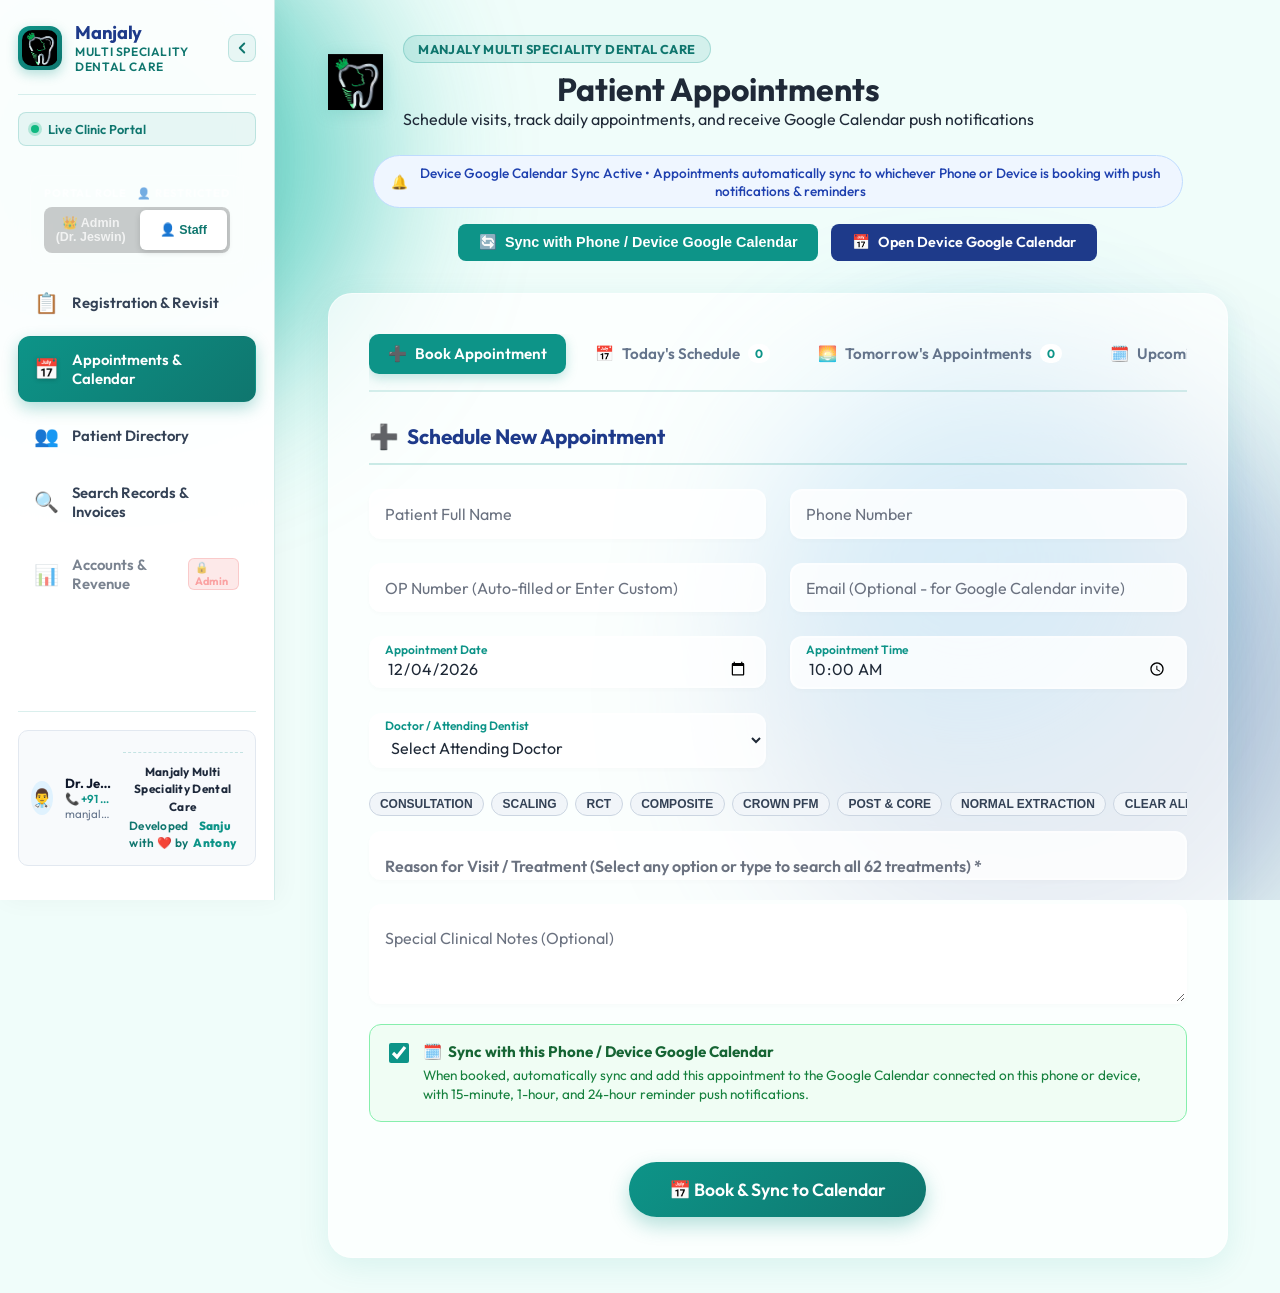
<file: appointments.html>
<!DOCTYPE html>
<html lang="en">
<head>
    <meta charset="UTF-8">
    <meta name="viewport" content="width=device-width, initial-scale=1.0">
    <meta name="description" content="Patient Appointments & Google Calendar Scheduling">
    <title>Patient Appointments & Calendar</title>
    <!-- Favicon -->
    <link rel="icon" href="data:image/svg+xml,%3Csvg xmlns='http://www.w3.org/2000/svg' viewBox='0 0 24 24' fill='%230d9488'%3E%3Cpath d='M19 10.5h-5.5V5c0-.83-.67-1.5-1.5-1.5s-1.5.67-1.5 1.5v5.5H5c-.83 0-1.5.67-1.5 1.5s.67 1.5 1.5 1.5h5.5V19c0 .83.67 1.5 1.5 1.5s1.5-.67 1.5-1.5v-5.5H19c.83 0 1.5-.67 1.5-1.5s-.67-1.5-1.5-1.5z'/%3E%3C/svg%3E" type="image/svg+xml">
    
    <!-- Google Fonts -->
    <link rel="preconnect" href="https://fonts.googleapis.com">
    <link rel="preconnect" href="https://fonts.gstatic.com" crossorigin>
    <link href="https://fonts.googleapis.com/css2?family=Outfit:wght@300;400;500;600;700&display=swap" rel="stylesheet">
    
    <!-- CSS -->
    <link rel="stylesheet" href="style.css">
</head>
<body>
    <div class="background-shapes">
        <div class="shape shape-1"></div>
        <div class="shape shape-2"></div>
        <div class="shape shape-3"></div>
    </div>

    <div class="app-layout">
        <!-- Sidebar Navigation -->
        <aside class="app-sidebar" id="appSidebar">
            <div class="sidebar-brand">
                <div class="sidebar-brand-icon">
                    <img src="assets/img/logo.png" alt="Manjaly Dental Care" class="sidebar-brand-logo">
                </div>
                <div class="sidebar-brand-info">
                    <h2>Manjaly</h2>
                    <span>Multi Speciality Dental Care</span>
                </div>
                <button type="button" class="sidebar-collapse-btn" id="sidebarCollapseBtn" title="Minimize Sidebar" aria-label="Minimize sidebar">
                    <svg width="18" height="18" viewBox="0 0 24 24" fill="none" stroke="currentColor" stroke-width="2.5" stroke-linecap="round" stroke-linejoin="round"><path d="M15 18l-6-6 6-6"/></svg>
                </button>
                <button type="button" class="sidebar-close-btn" id="sidebarCloseBtn" aria-label="Close menu">&times;</button>
            </div>

            <div class="sidebar-status-pill">
                <span class="status-dot"></span>
                <span>Live Clinic Portal</span>
            </div>

            <nav class="sidebar-nav">
                <a href="index.html" class="sidebar-link" data-tooltip="Registration & Revisit">
                    <span class="nav-icon">📋</span>
                    <span>Registration & Revisit</span>
                </a>
                <a href="appointments.html" class="sidebar-link active" data-tooltip="Appointments & Calendar">
                    <span class="nav-icon">📅</span>
                    <span>Appointments & Calendar</span>
                </a>
                <a href="patients.html" class="sidebar-link" data-tooltip="Patient Directory">
                    <span class="nav-icon">👥</span>
                    <span>Patient Directory</span>
                </a>
                <a href="search.html" class="sidebar-link" data-tooltip="Search Records & Invoices">
                    <span class="nav-icon">🔍</span>
                    <span>Search Records & Invoices</span>
                </a>
                <a href="accounts.html" class="sidebar-link" data-tooltip="Accounts & Revenue">
                    <span class="nav-icon">📊</span>
                    <span>Accounts & Revenue</span>
                </a>
                <a href="pharmacy.html" class="sidebar-link" data-tooltip="Pharmacy & Stock" style="display: none !important;">
                    <span class="nav-icon">💊</span>
                    <span>Pharmacy & Stock</span>
                </a>
            </nav>

            <div class="sidebar-footer">
                <div class="sidebar-doctor-card">
                    <div class="doctor-avatar-circle">👨‍⚕️</div>
                    <div class="doctor-meta-info">
                        <div class="doc-name">Dr. Jeswin (Owner &amp; Admin)</div>
                        <div class="doc-phone"><a href="tel:9072467117" style="color: inherit; text-decoration: none;">📞 +91 9072467117</a> / <a href="tel:6238497517" style="color: inherit; text-decoration: none;">+91 6238497517</a></div>
                        <div class="doc-email">manjalymdc@gmail.com</div>
                    </div>
                <div class="sidebar-brand-credit">
                    <div class="credit-clinic-name">Manjaly Multi Speciality Dental Care</div>
                    <a href="https://sanju-antony.vercel.app/" target="_blank" rel="noopener noreferrer" class="credit-developer" title="Developed by Sanju Antony - Click to view portfolio">Developed with ❤️ by <strong>Sanju Antony</strong></a>
                </div>
            </div>
        </aside>

        <!-- Mobile Top Navigation Bar -->
        <header class="mobile-top-bar">
            <button type="button" class="sidebar-toggle-btn" id="sidebarToggleBtn" aria-label="Toggle Navigation">
                <span class="hamburger-line"></span>
                <span class="hamburger-line"></span>
                <span class="hamburger-line"></span>
            </button>
            <div class="mobile-brand-title">
                <img src="assets/img/logo.png" alt="Manjaly Dental Care" class="mobile-logo-img">
                <span>Manjaly Dental Care</span>
            </div>
            <a href="search.html" class="mobile-action-link" title="Search Patients">
                <span>🔍</span> Search
            </a>
        </header>

        <div class="sidebar-overlay" id="sidebarOverlay"></div>

        <!-- Main Content Area -->
        <div class="app-main-content">
            <div class="container fade-in">

        <header class="header">
            <div class="clinic-brand-hero">
                <img src="assets/img/logo.png" alt="Manjaly Multi Speciality Dental Care" class="clinic-main-logo">
                <div class="clinic-brand-headings">
                    <span class="clinic-pill-badge">Manjaly Multi Speciality Dental Care</span>
                    <h1>Patient Appointments</h1>
                    <p>Schedule visits, track daily appointments, and receive Google Calendar push notifications</p>
                </div>
            </div>
            <div class="cal-sync-badge">
                <span>🔔</span> Device Google Calendar Sync Active • Appointments automatically sync to whichever Phone or Device is booking with push notifications & reminders
            </div>

            <!-- Calendar Sync Actions -->
            <div class="cal-actions-bar" style="display: flex; gap: 0.8rem; justify-content: center; flex-wrap: wrap; margin-top: 1rem;">
                <button type="button" class="action-btn" id="syncGoogleCalBtn" style="background: #0d9488; color: white; padding: 0.6rem 1.3rem; border-radius: 8px; font-size: 0.9rem; font-weight: 600; display: inline-flex; align-items: center; gap: 0.5rem; cursor: pointer; border: none;">
                    <span class="icon">🔄</span>
                    <span class="btn-text">Sync with Phone / Device Google Calendar</span>
                    <div class="loader loader-small" id="syncCalLoader" style="display: none;"></div>
                </button>
                <a href="https://calendar.google.com/calendar/" target="_blank" rel="noopener noreferrer" class="action-btn" style="background: #1e3a8a; color: white; padding: 0.6rem 1.3rem; border-radius: 8px; font-size: 0.9rem; font-weight: 600; display: inline-flex; align-items: center; gap: 0.5rem; text-decoration: none;" title="Open this Phone / Device Google Calendar">
                    <span>📅</span> Open Device Google Calendar
                </a>
            </div>
            <div id="syncCalMessage" class="form-message" style="display: none; max-width: 600px; margin: 0.8rem auto 0 auto;"></div>
        </header>

        <main class="form-wrapper glass-panel">
            <!-- Appointments Navigation Tabs -->
            <div class="apt-tabs-bar">
                <button type="button" class="apt-tab-btn active" data-tab="bookTab">
                    <span>➕</span> Book Appointment
                </button>
                <button type="button" class="apt-tab-btn" data-tab="todayTab" id="todayTabBtn">
                    <span>📅</span> Today's Schedule <span class="tab-badge" id="todayBadge">0</span>
                </button>
                <button type="button" class="apt-tab-btn" data-tab="tomorrowTab" id="tomorrowTabBtn">
                    <span>🌅</span> Tomorrow's Appointments <span class="tab-badge" id="tomorrowBadge">0</span>
                </button>
                <button type="button" class="apt-tab-btn" data-tab="upcomingTab" id="upcomingTabBtn">
                    <span>🗓️</span> Upcoming <span class="tab-badge" id="upcomingBadge">0</span>
                </button>
                <button type="button" class="apt-tab-btn" data-tab="datewiseTab">
                    <span>🔍</span> Datewise Schedule
                </button>
                <button type="button" class="apt-tab-btn" data-tab="historyTab">
                    <span>📜</span> History & Search
                </button>
            </div>

            <!-- Tab 1: Book Appointment Form -->
            <div id="bookTab" class="apt-tab-content active">
                <form id="appointmentForm" class="patient-form">
                    <div class="form-section">
                        <h2><span class="icon">➕</span> Schedule New Appointment</h2>
                        
                        <div class="input-grid">
                            <div class="input-group patient-suggest-wrap">
                                <input type="text" id="aptPatientName" name="patientName" required placeholder=" " autocomplete="off">
                                <label for="aptPatientName">Patient Full Name</label>
                                <div id="aptNameDropdown" class="patient-suggest-dropdown" style="display: none;"></div>
                            </div>
                            <div class="input-group patient-suggest-wrap">
                                <input type="tel" id="aptPhone" name="phone" required placeholder=" " autocomplete="off">
                                <label for="aptPhone">Phone Number</label>
                                <div id="aptPhoneDropdown" class="patient-suggest-dropdown" style="display: none;"></div>
                            </div>
                            <div class="input-group">
                                <input type="text" id="aptOpNumber" name="opNumber" placeholder=" " autocomplete="off">
                                <label for="aptOpNumber">OP Number (Auto-filled or Enter Custom)</label>
                            </div>
                            <div id="aptRegisteredBadge" class="registered-patient-pill" style="display: none;">
                                <span class="pill-icon">✓</span>
                                <span class="pill-text">Registered Patient: <strong id="aptRegisteredName">-</strong> (<strong id="aptRegisteredOp">-</strong>) • Phone: <span id="aptRegisteredPhone">-</span></span>
                                <button type="button" class="btn-clear-suggested" id="aptClearSuggestedBtn" title="Clear autofill" aria-label="Clear patient">&times;</button>
                            </div>
                            <div class="input-group">
                                <input type="email" id="aptEmail" name="email" placeholder=" ">
                                <label for="aptEmail">Email (Optional - for Google Calendar invite)</label>
                            </div>
                            <div class="input-group">
                                <input type="date" id="aptDate" name="date" required placeholder=" ">
                                <label for="aptDate" class="active-label">Appointment Date</label>
                            </div>
                            <div class="input-group">
                                <input type="time" id="aptTime" name="time" required value="10:00" placeholder=" ">
                                <label for="aptTime" class="active-label">Appointment Time</label>
                            </div>
                            <div class="input-group">
                                <select id="aptDoctorSelect">
                                    <option value="" disabled selected>Select Attending Doctor</option>
                                    <optgroup label="Doctors">
                                        <option value="Dr. Jeswin Jose BDS">Dr. Jeswin Jose BDS (Doctor)</option>
                                        <option value="Dr. Olevia Emmatty Joseph BDS">Dr. Olevia Emmatty Joseph BDS (Doctor)</option>
                                        <option value="Dr. Antony Davis BDS">Dr. Antony Davis BDS (Doctor)</option>
                                    </optgroup>
                                    <optgroup label="Consultant Specialists">
                                        <option value="Dr. Megha Manjunath MDS (Dept.of Orthodontics)">Dr. Megha Manjunath MDS - Dept.of Orthodontics (പല്ല് നിരയാക്കുന്ന വിഭാഗം)</option>
                                        <option value="Dr. Akshay.M MDS (Dept.of Oral Surgery)">Dr. Akshay.M MDS - Dept.of Oral Surgery (മുഖ താടിയെല്ല് ശസ്ത്രക്രിയ വിഭാഗം)</option>
                                        <option value="Dr. Jimmy George MDS (Dept.of Endodontics)">Dr. Jimmy George MDS - Dept.of Endodontics (ദന്തവേരുചികിത്സാ വിഭാഗം)</option>
                                        <option value="Dr. Reji Gopalan MDS (Dept.of Prosthodontics)">Dr. Reji Gopalan MDS - Dept.of Prosthodontics (കൃത്രിമ ദന്തരൂപകല്പന വിഭാഗം)</option>
                                        <option value="Dr. Amritha Prabhakar MDS (Dept.of Pedodontics)">Dr. Amritha Prabhakar MDS - Dept.of Pedodontics (കുട്ടികളുടെ ദന്തരോഗ വിഭാഗം)</option>
                                        <option value="Dr. Anurag Vinod Kumar MDS (Dept.of Pedodontics)">Dr. Anurag Vinod Kumar MDS - Dept.of Pedodontics (കുട്ടികളുടെ ദന്തരോഗ വിഭാഗം)</option>
                                        <option value="Dr. Sharath MDS (Dept.of Periodontics)">Dr. Sharath MDS - Dept.of Periodontics</option>
                                    </optgroup>
                                    <option value="Other">Other / Type Doctor Name Manually...</option>
                                </select>
                                <label for="aptDoctorSelect" class="active-label">Doctor / Attending Dentist</label>
                            </div>
                            <div class="input-group" id="aptDoctorGroup" style="display: none;">
                                <input type="text" id="aptDoctor" name="doctor" placeholder=" ">
                                <label for="aptDoctor">Type Doctor Name Manually</label>
                            </div>
                            <div class="input-group full-width" id="aptReasonGroup">
                                <!-- Quick Treatment Chips (like the app) -->
                                <div class="quick-treatments-bar" id="aptQuickTreatments">
                                    <button type="button" class="treatment-chip" data-treatment="CONSULTATION">CONSULTATION</button>
                                    <button type="button" class="treatment-chip" data-treatment="SCALING">SCALING</button>
                                    <button type="button" class="treatment-chip" data-treatment="RCT">RCT</button>
                                    <button type="button" class="treatment-chip" data-treatment="COMPOSITE">COMPOSITE</button>
                                    <button type="button" class="treatment-chip" data-treatment="CROWN PFM">CROWN PFM</button>
                                    <button type="button" class="treatment-chip" data-treatment="POST & CORE">POST & CORE</button>
                                    <button type="button" class="treatment-chip" data-treatment="NORMAL EXTRACTION">NORMAL EXTRACTION</button>
                                    <button type="button" class="treatment-chip" data-treatment="CLEAR ALIGNERS">CLEAR ALIGNERS</button>
                                    <button type="button" class="treatment-chip" data-treatment="SELECT ANY OPTION / OTHER">OTHER / ANY OPTION</button>
                                </div>
                                <div class="treatment-suggest-wrap">
                                    <input type="text" id="aptReason" name="reason" placeholder=" " autocomplete="off" list="treatmentsDatalist" required>
                                    <label for="aptReason" class="active-label">Reason for Visit / Treatment (Select any option or type to search all 62 treatments) *</label>
                                    <div id="aptTreatmentDropdown" class="treatment-suggest-dropdown" style="display: none;"></div>
                                </div>
                            </div>
                            <datalist id="treatmentsDatalist">
                                <option value="SELECT ANY OPTION / OTHER">
                                <option value="GENERAL CONSULTATION / CHECKUP">
                                <option value="OTHER / ANY TREATMENT">
                                <option value="POST & CORE">
                                <option value="CROWN METAL">
                                <option value="CROWN PFM">
                                <option value="CROWN PFZ">
                                <option value="EMAX CROWN, VENEER, INLAY">
                                <option value="CROWN REMOVAL">
                                <option value="ACRYLIC PARTIAL DENTURE">
                                <option value="FLEXIBLE PARTIAL DENTURE">
                                <option value="COMPLETE DENTURE">
                                <option value="FLEXIBLE">
                                <option value="BPS">
                                <option value="SS CROWNS">
                                <option value="SCALING">
                                <option value="GINGIVECTOMY">
                                <option value="SUBGINGIVAL SCALING/ CURETTAGE">
                                <option value="GRAFT">
                                <option value="DEPIGMENTATION">
                                <option value="PERIODONTAL FLAP">
                                <option value="SPLINTING">
                                <option value="LASER">
                                <option value="PULPOTOMY/ PULPECTOMY">
                                <option value="PIT & FISSURE SEALANTS">
                                <option value="FLUORIDE APPPLICATIONS">
                                <option value="SPACE MAINTAINERS">
                                <option value="PREFORMED ZIRCONIA">
                                <option value="BLEACHING">
                                <option value="DENTAL IMPLANTS">
                                <option value="REGISTRATION">
                                <option value="CONSULTATION">
                                <option value="SPECIALIST CONSULTATION">
                                <option value="DENTAL RADIOGRAPHS">
                                <option value="GLASS IONOMER">
                                <option value="AMALGAM">
                                <option value="COMPOSITE">
                                <option value="RCT">
                                <option value="RE RCT">
                                <option value="MICROSCOPE RCT">
                                <option value="APICECTOMY">
                                <option value="MTA">
                                <option value="DECIDUOUS TOOTH EXTRACTION">
                                <option value="NORMAL EXTRACTION">
                                <option value="DIFFICULT EXTRACTION">
                                <option value="3RD MOLAR">
                                <option value="CANINE IMPACTION">
                                <option value="INCISION AND DRAINAGE">
                                <option value="VESTIBULOPLASTY">
                                <option value="ALVEOLOPLASTY">
                                <option value="OPERCULECTOMY">
                                <option value="FIXED ORTHODONTICS PREADJUSTED">
                                <option value="FIXED ORTHODONTICS PREADJUSTED- TOOTH COLORED">
                                <option value="FIXED- SELF LIGATING">
                                <option value="HAWLEYS APPLIANCE- ACTIVE">
                                <option value="RETENTION APPLIANCE- PASSIVE">
                                <option value="FIXED LINGUAL RETAINERS">
                                <option value="VACCUFORM RETAINERS-">
                                <option value="ORAL SCREEN">
                                <option value="MYO FUNCTIONAL FIXED">
                                <option value="MYOFUNCTIONAL REMOVABLE">
                                <option value="CLEAR ALIGNERS">
                            </datalist>
                            <div class="input-group full-width">
                                <textarea id="aptNotes" name="notes" rows="2" placeholder=" "></textarea>
                                <label for="aptNotes">Special Clinical Notes (Optional)</label>
                            </div>
                        </div>

                        <div class="google-cal-alert" style="cursor: pointer; background: #f0fdf4; border: 1.5px solid #86efac; border-radius: 12px; padding: 1rem 1.2rem; margin-top: 1.2rem; display: flex; align-items: flex-start; gap: 0.9rem;" onclick="if(event.target.id!=='syncDeviceGoogleCal'){const cb=document.getElementById('syncDeviceGoogleCal');cb.checked=!cb.checked;}">
                            <input type="checkbox" id="syncDeviceGoogleCal" name="syncDeviceGoogleCal" checked onclick="event.stopPropagation();" style="width: 20px; height: 20px; accent-color: #0d9488; cursor: pointer; margin-top: 2px;">
                            <div style="flex: 1;">
                                <div style="font-weight: 700; color: #166534; font-size: 0.95rem; margin-bottom: 3px; display: flex; align-items: center; gap: 6px;">
                                    <span>🗓️</span> Sync with this Phone / Device Google Calendar
                                </div>
                                <span style="font-size: 0.85rem; color: #15803d; line-height: 1.45; display: block;">
                                    When booked, automatically sync and add this appointment to the Google Calendar connected on this phone or device, with 15-minute, 1-hour, and 24-hour reminder push notifications.
                                </span>
                            </div>
                        </div>
                    </div>

                    <div class="form-actions">
                        <button type="submit" class="submit-btn" id="aptSubmitBtn">
                            <span class="btn-text">📅 Book & Sync to Calendar</span>
                            <div class="loader" id="aptLoader" style="display: none;"></div>
                        </button>
                    </div>

                    <div id="aptFormMessage" class="form-message"></div>
                </form>
            </div>

            <!-- Tab 2: Today's Appointments -->
            <div id="todayTab" class="apt-tab-content">
                <div class="section-sub-header">
                    <h2><span>📅</span> Today's Scheduled Appointments</h2>
                    <button type="button" class="mini-btn" id="refreshTodayBtn" style="background: #0d9488; color: white;">
                        <span>🔄</span> Refresh Today
                    </button>
                </div>
                <div id="todayAppointmentsContainer">
                    <div style="text-align: center; padding: 2rem; color: #64748b;">
                        <div class="loader loader-small" style="margin: auto; margin-bottom: 0.5rem;"></div>
                        Loading today's schedule...
                    </div>
                </div>
            </div>

            <!-- Tab: Tomorrow's Appointments Section -->
            <div id="tomorrowTab" class="apt-tab-content">
                <div class="section-sub-header" style="flex-wrap: wrap; gap: 0.8rem; align-items: center;">
                    <div>
                        <h2><span>🌅</span> Tomorrow's Appointments</h2>
                        <span id="tomorrowDateDisplay" style="font-size: 0.85rem; color: #64748b; font-weight: 600; display: block; margin-top: 3px;"></span>
                    </div>
                    <div style="display: flex; gap: 0.6rem; flex-wrap: wrap; margin-left: auto;">
                        <button type="button" class="mini-btn" id="sendAllTomorrowBtn" style="background: #25D366; color: white; font-weight: 700; padding: 0.6rem 1.25rem; border-radius: 8px; border: none; cursor: pointer; display: inline-flex; align-items: center; gap: 0.5rem; box-shadow: 0 3px 8px rgba(37,211,102,0.35);" title="Send WhatsApp appointment reminders to all tomorrow's patients">
                            <span style="font-size: 1.15rem;">💬</span> Send All Tomorrow's Appointments to Patient
                        </button>
                        <button type="button" class="mini-btn" id="refreshTomorrowBtn" style="background: #0d9488; color: white;">
                            <span>🔄</span> Refresh Tomorrow
                        </button>
                    </div>
                </div>
                <div id="tomorrowAppointmentsContainer">
                    <div style="text-align: center; padding: 2rem; color: #64748b;">
                        <div class="loader loader-small" style="margin: auto; margin-bottom: 0.5rem;"></div>
                        Loading tomorrow's schedule...
                    </div>
                </div>
            </div>

            <!-- Tab: Upcoming Schedule -->
            <div id="upcomingTab" class="apt-tab-content">
                <div class="section-sub-header">
                    <h2><span>🗓️</span> Upcoming Scheduled Appointments</h2>
                    <button type="button" class="mini-btn" id="refreshUpcomingBtn" style="background: #0d9488; color: white;">
                        <span>🔄</span> Refresh Upcoming
                    </button>
                </div>
                <div id="upcomingAppointmentsContainer">
                    <div style="text-align: center; padding: 2rem; color: #64748b;">
                        <div class="loader loader-small" style="margin: auto; margin-bottom: 0.5rem;"></div>
                        Loading upcoming schedule...
                    </div>
                </div>
            </div>

            <!-- Tab 3: Datewise Schedule -->
            <div id="datewiseTab" class="apt-tab-content">
                <div class="section-sub-header">
                    <h2><span>🗓️</span> Datewise Schedule Filter</h2>
                </div>
                <div class="date-filter-bar">
                    <label for="filterDateInput" style="font-weight: 600; font-size: 0.95rem; color: var(--primary-dark);">Select Date:</label>
                    <input type="date" id="filterDateInput" style="padding: 0.6rem 1rem; border-radius: 8px; border: 1px solid #cbd5e1; font-family: inherit;">
                    <button type="button" class="action-btn" id="filterDateBtn" style="padding: 0.6rem 1.4rem; min-width: 100px;">
                        <span>Filter</span>
                    </button>
                    <div class="quick-date-pills" style="display: flex; gap: 0.5rem; flex-wrap: wrap; margin-left: auto;">
                        <button type="button" class="mini-btn quick-date-btn" data-offset="0" style="background: #e0f2fe; color: #0369a1;">Today</button>
                        <button type="button" class="mini-btn quick-date-btn" data-offset="1" style="background: #dcfce7; color: #15803d;">Tomorrow</button>
                        <button type="button" class="mini-btn quick-date-btn" data-offset="2" style="background: #f1f5f9; color: #334155;">+2 Days</button>
                        <button type="button" class="mini-btn quick-date-btn" data-offset="7" style="background: #f1f5f9; color: #334155;">+1 Week</button>
                    </div>
                </div>
                <div id="datewiseAppointmentsContainer">
                    <p style="text-align: center; color: #64748b; padding: 2rem;">Please pick a date above to view its appointments.</p>
                </div>
            </div>

            <!-- Tab 4: All History & Search -->
            <div id="historyTab" class="apt-tab-content">
                <div class="section-sub-header">
                    <h2><span>📜</span> Search All Appointments History</h2>
                </div>
                <div class="search-box">
                    <input type="text" id="aptHistorySearchInput" placeholder="Search by patient name, phone, or doctor...">
                    <button type="button" id="aptHistorySearchBtn" class="action-btn">
                        <span class="btn-text">Search</span>
                        <div class="loader loader-small" id="aptSearchLoader" style="display: none;"></div>
                    </button>
                </div>
                <div id="historyAppointmentsContainer">
                    <!-- History injected here -->
                </div>
            </div>
        </main>
        </div><!-- /.app-main-content -->
    </div><!-- /.app-layout -->

    <!-- Reschedule Appointment Modal -->
    <div id="rescheduleModalOverlay" class="invoice-modal-overlay">
        <div class="invoice-modal" style="max-width: 520px;">
            <div class="modal-header-bar">
                <h3><span>🔄</span> Reschedule Appointment</h3>
                <button type="button" class="btn-close-modal" id="closeRescheduleModalBtn">&times;</button>
            </div>
            
            <form id="rescheduleForm" style="padding: 1.5rem 2rem;">
                <input type="hidden" id="rescheduleAptId" name="appointmentId">
                <div style="background: #f8fafc; border: 1px solid #e2e8f0; border-radius: 10px; padding: 1rem; margin-bottom: 1.2rem;">
                    <div style="font-weight: 700; color: #1e3a8a; font-size: 1.05rem;" id="reschedulePatientName">Patient Name</div>
                    <div style="font-size: 0.85rem; color: #64748b; margin-top: 0.3rem; display: flex; gap: 1rem; flex-wrap: wrap;">
                        <span>📞 Phone: <strong id="reschedulePhone" style="color: #0f172a;">-</strong></span>
                        <span>Current: <strong id="rescheduleCurrentDateTime" style="color: #0d9488;">-</strong></span>
                    </div>
                </div>

                <div class="input-grid" style="grid-template-columns: 1fr; gap: 1.1rem; margin-bottom: 1.2rem;">
                    <div class="input-group">
                        <input type="date" id="rescheduleDate" name="newDate" required>
                        <label for="rescheduleDate" class="active-label">New Appointment Date</label>
                    </div>
                    <div class="input-group">
                        <input type="time" id="rescheduleTime" name="newTime" required value="10:00">
                        <label for="rescheduleTime" class="active-label">New Appointment Time</label>
                    </div>
                    <div class="input-group">
                        <input type="text" id="rescheduleDoctor" name="doctor" placeholder=" ">
                        <label for="rescheduleDoctor" class="active-label">Doctor / Attending Dentist</label>
                    </div>
                    <div class="input-group">
                        <textarea id="rescheduleNotes" name="notes" rows="2" placeholder=" "></textarea>
                        <label for="rescheduleNotes">Reschedule Reason / Clinical Note (Optional)</label>
                    </div>
                </div>

                <div class="google-cal-alert" style="margin-top: 0; margin-bottom: 1.4rem; font-size: 0.85rem;">
                    <span class="icon">🔔</span>
                    <span>Google Calendar will be automatically updated with the new date & time, maintaining phone push notification reminders.</span>
                </div>

                <div style="display: flex; justify-content: flex-end; gap: 0.8rem;">
                    <button type="button" class="btn-close-inv" id="cancelRescheduleBtn">Cancel</button>
                    <button type="submit" class="submit-btn" id="submitRescheduleBtn" style="padding: 0.7rem 1.8rem; min-width: 170px;">
                        <span class="btn-text">Confirm Reschedule</span>
                        <div class="loader loader-small" id="rescheduleLoader" style="display: none;"></div>
                    </button>
                </div>
                <div id="rescheduleMessage" class="form-message" style="margin-top: 1rem; display: none;"></div>
            </form>
        </div>
    </div>

    <!-- Send All Tomorrow's Appointments Modal -->
    <div id="sendTomorrowModalOverlay" class="invoice-modal-overlay">
        <div class="invoice-modal" style="max-width: 620px;">
            <div class="modal-header-bar" style="background: linear-gradient(135deg, #0f766e, #0d9488);">
                <h3 style="color: white; margin: 0; font-size: 1.15rem; display: flex; align-items: center; gap: 0.5rem;">
                    <span>💬</span> Send Tomorrow's Reminders via WhatsApp
                </h3>
                <button type="button" class="btn-close-modal" id="closeSendTomorrowModalBtn" style="color: white;">&times;</button>
            </div>
            
            <div style="padding: 1.5rem 1.8rem;">
                <div style="background: #f0fdf4; border: 1.5px solid #86efac; border-radius: 12px; padding: 1rem 1.2rem; margin-bottom: 1.2rem;">
                    <div style="font-weight: 700; color: #166534; font-size: 0.95rem; display: flex; align-items: center; gap: 6px;">
                        <span>📱</span> Instant WhatsApp Reminders for Tomorrow
                    </div>
                    <p style="margin: 4px 0 0 0; font-size: 0.85rem; color: #15803d; line-height: 1.45;">
                        Patients will receive an appointment reminder including time, attending doctor, treatment, clinic location, and phone numbers. Click <strong>"Send WhatsApp"</strong> on each or use <strong>"Send Next"</strong> to progress sequentially.
                    </p>
                </div>

                <div id="sendTomorrowPatientList" style="max-height: 360px; overflow-y: auto; display: flex; flex-direction: column; gap: 0.75rem; margin-bottom: 1.2rem;">
                    <!-- Dynamically generated patient cards -->
                </div>

                <div style="display: flex; justify-content: space-between; align-items: center; flex-wrap: wrap; gap: 0.8rem; border-top: 1px solid #e2e8f0; padding-top: 1rem;">
                    <div id="sendTomorrowSummary" style="font-size: 0.88rem; color: #475569; font-weight: 600;">
                        0 Patients scheduled for tomorrow
                    </div>
                    <div style="display: flex; gap: 0.6rem;">
                        <button type="button" class="btn-close-inv" id="cancelSendTomorrowBtn">Close</button>
                        <button type="button" id="startBatchSendBtn" class="action-btn" style="background: #25D366; color: white; font-weight: 700; padding: 0.65rem 1.3rem; border-radius: 8px; border: none; cursor: pointer; display: inline-flex; align-items: center; gap: 0.45rem;">
                            <span>⚡</span> Send Next WhatsApp Reminder
                        </button>
                    </div>
                </div>
            </div>
        </div>
    </div>

    <script src="sidebar.js"></script>
    <script src="appointments.js"></script>
</body>
</html>
</file>
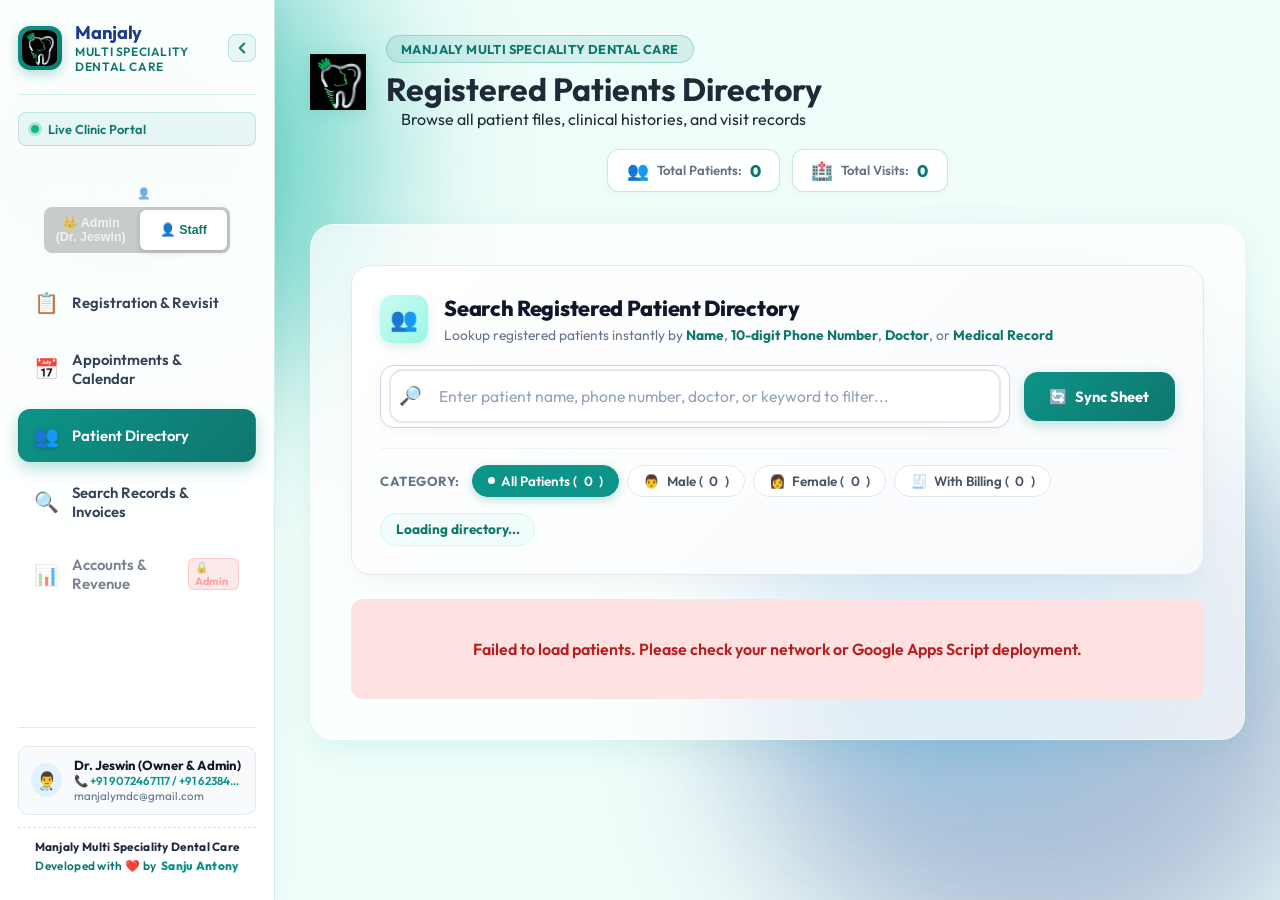
<file: patients.html>
<!DOCTYPE html>
<html lang="en">
<head>
    <meta charset="UTF-8">
    <meta name="viewport" content="width=device-width, initial-scale=1.0">
    <meta name="description" content="Registered Patients Directory & Clinical History">
    <title>Registered Patients List & Directory</title>
    <!-- Favicon -->
    <link rel="icon" href="data:image/svg+xml,%3Csvg xmlns='http://www.w3.org/2000/svg' viewBox='0 0 24 24' fill='%230d9488'%3E%3Cpath d='M19 10.5h-5.5V5c0-.83-.67-1.5-1.5-1.5s-1.5.67-1.5 1.5v5.5H5c-.83 0-1.5.67-1.5 1.5s.67 1.5 1.5 1.5h5.5V19c0 .83.67 1.5 1.5 1.5s1.5-.67 1.5-1.5v-5.5H19c.83 0 1.5-.67 1.5-1.5s-.67-1.5-1.5-1.5z'/%3E%3C/svg%3E" type="image/svg+xml">
    
    <!-- Google Fonts -->
    <link rel="preconnect" href="https://fonts.googleapis.com">
    <link rel="preconnect" href="https://fonts.gstatic.com" crossorigin>
    <link href="https://fonts.googleapis.com/css2?family=Outfit:wght@300;400;500;600;700&display=swap" rel="stylesheet">
    
    <!-- CSS -->
    <link rel="stylesheet" href="style.css">
</head>
<body>
    <div class="background-shapes">
        <div class="shape shape-1"></div>
        <div class="shape shape-2"></div>
        <div class="shape shape-3"></div>
    </div>

    <div class="app-layout">
        <!-- Sidebar Navigation -->
        <aside class="app-sidebar" id="appSidebar">
            <div class="sidebar-brand">
                <div class="sidebar-brand-icon">
                    <img src="assets/img/logo.png" alt="Manjaly Dental Care" class="sidebar-brand-logo">
                </div>
                <div class="sidebar-brand-info">
                    <h2>Manjaly</h2>
                    <span>Multi Speciality Dental Care</span>
                </div>
                <button type="button" class="sidebar-collapse-btn" id="sidebarCollapseBtn" title="Minimize Sidebar" aria-label="Minimize sidebar">
                    <svg width="18" height="18" viewBox="0 0 24 24" fill="none" stroke="currentColor" stroke-width="2.5" stroke-linecap="round" stroke-linejoin="round"><path d="M15 18l-6-6 6-6"/></svg>
                </button>
                <button type="button" class="sidebar-close-btn" id="sidebarCloseBtn" aria-label="Close menu">&times;</button>
            </div>

            <div class="sidebar-status-pill">
                <span class="status-dot"></span>
                <span>Live Clinic Portal</span>
            </div>

            <nav class="sidebar-nav">
                <a href="index.html" class="sidebar-link" data-tooltip="Registration & Revisit">
                    <span class="nav-icon">📋</span>
                    <span>Registration & Revisit</span>
                </a>
                <a href="appointments.html" class="sidebar-link" data-tooltip="Appointments & Calendar">
                    <span class="nav-icon">📅</span>
                    <span>Appointments & Calendar</span>
                </a>
                <a href="patients.html" class="sidebar-link active" data-tooltip="Patient Directory">
                    <span class="nav-icon">👥</span>
                    <span>Patient Directory</span>
                </a>
                <a href="search.html" class="sidebar-link" data-tooltip="Search Records & Invoices">
                    <span class="nav-icon">🔍</span>
                    <span>Search Records & Invoices</span>
                </a>
                <a href="accounts.html" class="sidebar-link" data-tooltip="Accounts & Revenue">
                    <span class="nav-icon">📊</span>
                    <span>Accounts & Revenue</span>
                </a>
                <a href="pharmacy.html" class="sidebar-link" data-tooltip="Pharmacy & Stock" style="display: none !important;">
                    <span class="nav-icon">💊</span>
                    <span>Pharmacy & Stock</span>
                </a>
            </nav>

            <div class="sidebar-footer">
                <div class="sidebar-doctor-card">
                    <div class="doctor-avatar-circle">👨‍⚕️</div>
                    <div class="doctor-meta-info">
                        <div class="doc-name">Dr. Jeswin (Owner &amp; Admin)</div>
                        <div class="doc-phone"><a href="tel:9072467117" style="color: inherit; text-decoration: none;">📞 +91 9072467117</a> / <a href="tel:6238497517" style="color: inherit; text-decoration: none;">+91 6238497517</a></div>
                        <div class="doc-email">manjalymdc@gmail.com</div>
                    </div>
                </div>
                <div class="sidebar-brand-credit">
                    <div class="credit-clinic-name">Manjaly Multi Speciality Dental Care</div>
                    <a href="https://sanju-antony.vercel.app/" target="_blank" rel="noopener noreferrer" class="credit-developer" title="Developed by Sanju Antony - Click to view portfolio">Developed with ❤️ by <strong>Sanju Antony</strong></a>
                </div>
            </div>
        </aside>

        <!-- Mobile Top Navigation Bar -->
        <header class="mobile-top-bar">
            <button type="button" class="sidebar-toggle-btn" id="sidebarToggleBtn" aria-label="Toggle Navigation">
                <span class="hamburger-line"></span>
                <span class="hamburger-line"></span>
                <span class="hamburger-line"></span>
            </button>
            <div class="mobile-brand-title">
                <img src="assets/img/logo.png" alt="Manjaly Dental Care" class="mobile-logo-img">
                <span>Manjaly Dental Care</span>
            </div>
            <a href="search.html" class="mobile-action-link" title="Search Patients">
                <span>🔍</span> Search
            </a>
        </header>

        <div class="sidebar-overlay" id="sidebarOverlay"></div>

        <!-- Main Content Area -->
        <div class="app-main-content">
            <div class="container fade-in" style="max-width: 960px;">

        <header class="header">
            <div class="clinic-brand-hero">
                <img src="assets/img/logo.png" alt="Manjaly Multi Speciality Dental Care" class="clinic-main-logo">
                <div class="clinic-brand-headings">
                    <span class="clinic-pill-badge">Manjaly Multi Speciality Dental Care</span>
                    <h1>Registered Patients Directory</h1>
                    <p>Browse all patient files, clinical histories, and visit records</p>
                </div>
            </div>
            
            <!-- Summary Stats Bar -->
            <div class="patients-stats-bar">
                <div class="stat-pill">
                    <span class="stat-icon">👥</span>
                    <span class="stat-label">Total Patients:</span>
                    <strong class="stat-value" id="totalPatientsBadge">0</strong>
                </div>
                <div class="stat-pill">
                    <span class="stat-icon">🏥</span>
                    <span class="stat-label">Total Visits:</span>
                    <strong class="stat-value" id="totalVisitsBadge">0</strong>
                </div>
            </div>
        </header>

        <main class="form-wrapper glass-panel">
            <!-- Search & Filters Command Console for Registered Patients -->
            <div class="patients-search-console no-print">
                <div class="patients-search-header">
                    <div class="search-console-badge">👥</div>
                    <div>
                        <h2>Search Registered Patient Directory</h2>
                        <p class="search-console-hint">Lookup registered patients instantly by <strong>Name</strong>, <strong>10-digit Phone Number</strong>, <strong>Doctor</strong>, or <strong>Medical Record</strong></p>
                    </div>
                </div>

                <div class="patient-search-bar-row">
                    <div class="patient-search-input-box">
                        <span class="patient-search-prefix-icon">🔎</span>
                        <input type="text" id="patientFilterInput" placeholder="Enter patient name, phone number, doctor, or keyword to filter..." autocomplete="off">
                        <button type="button" class="patient-filter-clear-btn" id="patientFilterClearBtn" title="Clear filter query" style="display: none;">&times;</button>
                    </div>
                    <button type="button" id="refreshPatientsBtn" class="patient-sync-btn" title="Sync live patient records from Google Sheets">
                        <span class="btn-icon">🔄</span>
                        <span class="btn-text">Sync Sheet</span>
                        <div class="loader loader-small" id="patientsLoader" style="display: none;"></div>
                    </button>
                </div>

                <div class="patient-filter-actions-bar">
                    <div class="patient-filter-pills">
                        <span class="filter-group-label">Category:</span>
                        <button type="button" class="patient-dir-pill active" data-filter="all">
                            <span class="pill-status-dot"></span> All Patients (<span id="countAllPill">0</span>)
                        </button>
                        <button type="button" class="patient-dir-pill" data-filter="male">
                            <span>👨</span> Male (<span id="countMalePill">0</span>)
                        </button>
                        <button type="button" class="patient-dir-pill" data-filter="female">
                            <span>👩</span> Female (<span id="countFemalePill">0</span>)
                        </button>
                        <button type="button" class="patient-dir-pill" data-filter="billed">
                            <span>🧾</span> With Billing (<span id="countBilledPill">0</span>)
                        </button>
                    </div>
                    <div class="patient-directory-count-badge" id="directoryResultsCounter">
                        Loading directory...
                    </div>
                </div>
            </div>

            <!-- Message Area -->
            <div id="patientsMessage" class="search-message" style="display: none; margin-top: 1rem;"></div>

            <!-- Patients Directory Cards Container -->
            <div id="patientsCardsContainer" style="margin-top: 1.2rem;">
                <div style="text-align: center; padding: 3rem; color: #64748b;">
                    <div class="loader" style="margin: auto; margin-bottom: 0.8rem;"></div>
                    <p style="font-weight: 500;">Loading registered patients from Google Sheet...</p>
                </div>
            </div>
        </main>
        </div><!-- /.app-main-content -->
    </div><!-- /.app-layout -->

    <!-- View Patient Details Modal -->
    <div id="viewPatientModalOverlay" class="invoice-modal-overlay">
        <div class="invoice-modal" style="max-width: 650px;">
            <div class="modal-header-bar">
                <div style="display: flex; align-items: center; gap: 0.8rem;">
                    <div class="patient-modal-avatar" id="modalPatientAvatar">PA</div>
                    <div>
                        <h3 id="modalPatientName" style="margin: 0; font-size: 1.25rem;">Patient Details</h3>
                        <div style="font-size: 0.82rem; color: #64748b;" id="modalPatientPhone">-</div>
                    </div>
                </div>
                <button type="button" class="btn-close-modal" id="closePatientModalBtn">&times;</button>
            </div>
            
            <div style="padding: 1.5rem 2rem; max-height: 70vh; overflow-y: auto;">
                <!-- Profile Grid -->
                <div class="patient-modal-info-grid">
                    <div class="info-cell">
                        <span class="info-label">OP Number</span>
                        <span class="info-val" id="modalOpVal" style="font-family: monospace; font-weight: 700; color: #0d9488;">-</span>
                    </div>
                    <div class="info-cell">
                        <span class="info-label">Phone Number</span>
                        <span class="info-val" id="modalPhoneVal">-</span>
                    </div>
                    <div class="info-cell">
                        <span class="info-label">Email Address</span>
                        <span class="info-val" id="modalEmailVal">-</span>
                    </div>
                    <div class="info-cell">
                        <span class="info-label">Date of Birth</span>
                        <span class="info-val" id="modalDobVal">-</span>
                    </div>
                    <div class="info-cell">
                        <span class="info-label">Gender</span>
                        <span class="info-val" id="modalGenderVal">-</span>
                    </div>
                    <div class="info-cell">
                        <span class="info-label">Attending Doctor</span>
                        <span class="info-val" id="modalDoctorVal">-</span>
                    </div>
                    <div class="info-cell">
                        <span class="info-label">Total Visits</span>
                        <span class="info-val" id="modalVisitsCountVal">0</span>
                    </div>
                    <div class="info-cell" style="grid-column: 1 / -1;">
                        <span class="info-label">Medical History</span>
                        <span class="info-val" id="modalMedicalVal">None reported</span>
                    </div>
                    <div class="info-cell" style="grid-column: 1 / -1;">
                        <span class="info-label">Disease History</span>
                        <span class="info-val" id="modalDiseaseVal">None reported</span>
                    </div>
                </div>

                <!-- Billing & Invoices Section -->
                <div style="margin-top: 1.5rem;">
                    <h4 style="font-size: 1rem; color: #1e3a8a; margin-bottom: 0.6rem; display: flex; align-items: center; gap: 0.4rem;">
                        <span>🧾</span> Billing & Invoices Summary
                    </h4>
                    <div id="modalBillingSummary">
                        <!-- Summary injected here -->
                    </div>
                </div>

                <!-- Visits Timeline Section -->
                <div style="margin-top: 1.5rem;">
                    <h4 style="font-size: 1rem; color: #0f766e; margin-bottom: 0.6rem; display: flex; align-items: center; gap: 0.4rem;">
                        <span>📅</span> Recorded Visits & History
                    </h4>
                    <div id="modalVisitsTimeline">
                        <!-- Visits injected here -->
                    </div>
                </div>
            </div>

            <div class="modal-footer-actions">
                <button type="button" class="mini-btn" id="modalBookAptBtn" style="background: #e0e7ff; color: #4338ca; padding: 0.65rem 1.2rem; border-radius: 8px; font-weight: 600; border: none; cursor: pointer; font-family: inherit;">
                    <span>📅</span> Book Appointment
                </button>
                <button type="button" class="mini-btn" id="modalSearchBtn" style="background: #0d9488; color: white; padding: 0.65rem 1.2rem; border-radius: 8px; font-weight: 600; border: none; cursor: pointer; font-family: inherit;">
                    <span>🔍</span> Search & Invoices
                </button>
                <button type="button" class="btn-print-inv" id="modalPrintBtn">
                    <span>🖨️</span> Print Profile
                </button>
                <button type="button" class="btn-close-inv" id="donePatientModalBtn">
                    Done
                </button>
            </div>
        </div>
    </div>

    <script src="sidebar.js"></script>
    <script src="patients.js"></script>
</body>
</html>
</file>
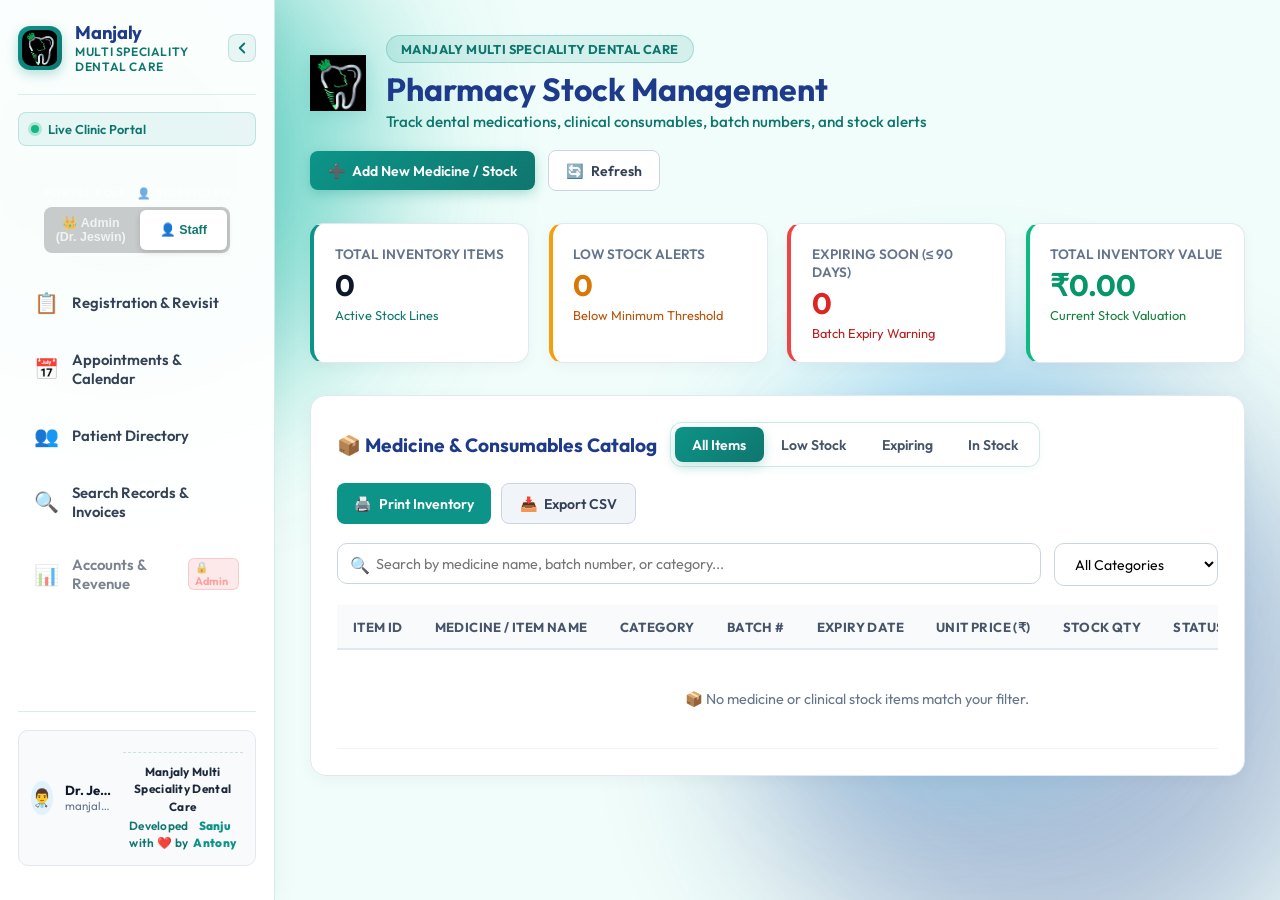
<file: pharmacy.html>
<!DOCTYPE html>
<html lang="en">
<head>
    <meta charset="UTF-8">
    <meta name="viewport" content="width=device-width, initial-scale=1.0">
    <meta name="description" content="Pharmacy and Stock Inventory Portal - Dental Care Clinic & Hospital">
    <title>Pharmacy & Stock Inventory - Dental Care Clinic</title>
    <!-- Favicon -->
    <link rel="icon" href="data:image/svg+xml,%3Csvg xmlns='http://www.w3.org/2000/svg' viewBox='0 0 24 24' fill='%230d9488'%3E%3Cpath d='M19 10.5h-5.5V5c0-.83-.67-1.5-1.5-1.5s-1.5.67-1.5 1.5v5.5H5c-.83 0-1.5.67-1.5 1.5s.67 1.5 1.5 1.5h5.5V19c0 .83.67 1.5 1.5 1.5s1.5-.67 1.5-1.5v-5.5H19c.83 0 1.5-.67 1.5-1.5s-.67-1.5-1.5-1.5z'/%3E%3C/svg%3E" type="image/svg+xml">
    
    <!-- Google Fonts -->
    <link rel="preconnect" href="https://fonts.googleapis.com">
    <link rel="preconnect" href="https://fonts.gstatic.com" crossorigin>
    <link href="https://fonts.googleapis.com/css2?family=Outfit:wght@300;400;500;600;700&display=swap" rel="stylesheet">
    
    <!-- CSS -->
    <link rel="stylesheet" href="style.css">
</head>
<body>
    <div class="background-shapes">
        <div class="shape shape-1"></div>
        <div class="shape shape-2"></div>
        <div class="shape shape-3"></div>
    </div>

    <div class="app-layout">
        <!-- Sidebar Navigation -->
        <aside class="app-sidebar" id="appSidebar">
            <div class="sidebar-brand">
                <div class="sidebar-brand-icon">
                    <img src="assets/img/logo.png" alt="Manjaly Dental Care" class="sidebar-brand-logo">
                </div>
                <div class="sidebar-brand-info">
                    <h2>Manjaly</h2>
                    <span>Multi Speciality Dental Care</span>
                </div>
                <button type="button" class="sidebar-collapse-btn" id="sidebarCollapseBtn" title="Minimize Sidebar" aria-label="Minimize sidebar">
                    <svg width="18" height="18" viewBox="0 0 24 24" fill="none" stroke="currentColor" stroke-width="2.5" stroke-linecap="round" stroke-linejoin="round"><path d="M15 18l-6-6 6-6"/></svg>
                </button>
                <button type="button" class="sidebar-close-btn" id="sidebarCloseBtn" aria-label="Close menu">&times;</button>
            </div>

            <div class="sidebar-status-pill">
                <span class="status-dot"></span>
                <span>Live Clinic Portal</span>
            </div>

            <nav class="sidebar-nav">
                <a href="index.html" class="sidebar-link" data-tooltip="Registration & Revisit">
                    <span class="nav-icon">📋</span>
                    <span>Registration & Revisit</span>
                </a>
                <a href="appointments.html" class="sidebar-link" data-tooltip="Appointments & Calendar">
                    <span class="nav-icon">📅</span>
                    <span>Appointments & Calendar</span>
                </a>
                <a href="patients.html" class="sidebar-link" data-tooltip="Patient Directory">
                    <span class="nav-icon">👥</span>
                    <span>Patient Directory</span>
                </a>
                <a href="search.html" class="sidebar-link" data-tooltip="Search Records & Invoices">
                    <span class="nav-icon">🔍</span>
                    <span>Search Records & Invoices</span>
                </a>
                <a href="accounts.html" class="sidebar-link" data-tooltip="Accounts & Revenue">
                    <span class="nav-icon">📊</span>
                    <span>Accounts & Revenue</span>
                </a>
                <a href="pharmacy.html" class="sidebar-link active" data-tooltip="Pharmacy & Stock">
                    <span class="nav-icon">💊</span>
                    <span>Pharmacy & Stock</span>
                </a>
            </nav>

            <div class="sidebar-footer">
                <div class="sidebar-doctor-card">
                    <div class="doctor-avatar-circle">👨‍⚕️</div>
                    <div class="doctor-meta-info">
                        <div class="doc-name">Dr. Jeswin (Owner &amp; Admin)</div>
                        <div class="doc-email">manjalymdc@gmail.com</div>
                    </div>
                <div class="sidebar-brand-credit">
                    <div class="credit-clinic-name">Manjaly Multi Speciality Dental Care</div>
                    <a href="https://sanju-antony.vercel.app/" target="_blank" rel="noopener noreferrer" class="credit-developer" title="Developed by Sanju Antony - Click to view portfolio">Developed with ❤️ by <strong>Sanju Antony</strong></a>
                </div>
            </div>
        </aside>

        <!-- Mobile Top Navigation Bar -->
        <header class="mobile-top-bar">
            <button type="button" class="sidebar-toggle-btn" id="sidebarToggleBtn" aria-label="Toggle Navigation">
                <span class="hamburger-line"></span>
                <span class="hamburger-line"></span>
                <span class="hamburger-line"></span>
            </button>
            <div class="mobile-brand-title">
                <img src="assets/img/logo.png" alt="Manjaly Dental Care" class="mobile-logo-img">
                <span>Manjaly Dental Care</span>
            </div>
            <a href="search.html" class="mobile-action-link" title="Search Patients">
                <span>🔍</span> Search
            </a>
        </header>

        <div class="sidebar-overlay" id="sidebarOverlay"></div>

        <!-- Main Content Area -->
        <main class="app-main-content">
            <div class="container wide-container fade-in">
                <!-- Page Header with Add Stock Button -->
                <div class="accounts-header-card">
                    <div class="clinic-brand-hero" style="margin-bottom: 0;">
                        <img src="assets/img/logo.png" alt="Manjaly Multi Speciality Dental Care" class="clinic-main-logo">
                        <div class="clinic-brand-headings">
                            <span class="clinic-pill-badge">Manjaly Multi Speciality Dental Care</span>
                            <h1 style="font-size: 2rem; color: #1e3a8a; font-weight: 700; margin: 0 0 0.2rem 0;">Pharmacy Stock Management</h1>
                            <p style="color: #0f766e; font-size: 0.95rem; margin: 0; font-weight: 500;">
                                Track dental medications, clinical consumables, batch numbers, and stock alerts
                            </p>
                        </div>
                    </div>

                    <div style="display: flex; gap: 0.8rem; align-items: center; flex-wrap: wrap;">
                        <button type="button" class="btn-report-action" id="openAddStockModalBtn" style="background: linear-gradient(135deg, var(--primary-color), var(--primary-dark)); color: white; box-shadow: 0 4px 12px rgba(13, 148, 136, 0.3);">
                            <span>➕</span> Add New Medicine / Stock
                        </button>
                        <button type="button" class="btn-report-action" id="refreshStockBtn" style="background: white; border: 1px solid #cbd5e1; color: #334155;">
                            <span>🔄</span> Refresh
                        </button>
                    </div>
                </div>

                <!-- Loader & Alerts -->
                <div id="pharmacyLoader" style="display: none; text-align: center; margin: 2rem 0;">
                    <div class="loader-spinner" style="margin: 0 auto 0.8rem auto; width: 40px; height: 40px; border: 3px solid rgba(13, 148, 136, 0.2); border-top-color: #0d9488; border-radius: 50%; animation: spin 1s linear infinite;"></div>
                    <p style="color: #0f766e; font-weight: 600;">Updating pharmacy inventory from Google Sheets...</p>
                </div>
                <div id="pharmacyMessage" class="message-banner" style="display: none; margin-bottom: 1.5rem;"></div>

                <!-- 4 Overview Metric Cards -->
                <section class="pharmacy-stats-grid">
                    <div class="pharmacy-stat-card primary-card">
                        <div style="font-size: 0.85rem; font-weight: 600; color: #64748b;">TOTAL INVENTORY ITEMS</div>
                        <div class="p-val" id="totalItemsDisplay">0</div>
                        <div style="font-size: 0.8rem; color: #0f766e;">Active Stock Lines</div>
                    </div>

                    <div class="pharmacy-stat-card warning-card">
                        <div style="font-size: 0.85rem; font-weight: 600; color: #64748b;">LOW STOCK ALERTS</div>
                        <div class="p-val" id="lowStockDisplay" style="color: #d97706;">0</div>
                        <div style="font-size: 0.8rem; color: #b45309;">Below Minimum Threshold</div>
                    </div>

                    <div class="pharmacy-stat-card alert-card">
                        <div style="font-size: 0.85rem; font-weight: 600; color: #64748b;">EXPIRING SOON (&le; 90 DAYS)</div>
                        <div class="p-val" id="expiringDisplay" style="color: #dc2626;">0</div>
                        <div style="font-size: 0.8rem; color: #b91c1c;">Batch Expiry Warning</div>
                    </div>

                    <div class="pharmacy-stat-card success-card">
                        <div style="font-size: 0.85rem; font-weight: 600; color: #64748b;">TOTAL INVENTORY VALUE</div>
                        <div class="p-val" id="totalValueDisplay" style="color: #059669;">₹0.00</div>
                        <div style="font-size: 0.8rem; color: #15803d;">Current Stock Valuation</div>
                    </div>
                </section>

                <!-- Stock Inventory Table Card -->
                <section class="ledger-card">
                    <div class="ledger-toolbar">
                        <div style="display: flex; gap: 0.8rem; align-items: center; flex-wrap: wrap;">
                            <h3 style="font-size: 1.2rem; color: #1e3a8a; font-weight: 700; margin: 0;">
                                📦 Medicine & Consumables Catalog
                            </h3>
                            <div class="period-pill-group" id="stockFilterGroup">
                                <button type="button" class="period-pill-btn active" data-filter="all">All Items</button>
                                <button type="button" class="period-pill-btn" data-filter="low">Low Stock</button>
                                <button type="button" class="period-pill-btn" data-filter="expiring">Expiring</button>
                                <button type="button" class="period-pill-btn" data-filter="instock">In Stock</button>
                            </div>
                        </div>

                        <div class="ledger-btn-group">
                            <button type="button" class="btn-report-action btn-report-print" id="printStockBtn">
                                <span>🖨️</span> Print Inventory
                            </button>
                            <button type="button" class="btn-report-action btn-report-export" id="exportStockCsvBtn">
                                <span>📥</span> Export CSV
                            </button>
                        </div>
                    </div>

                    <div style="display: flex; gap: 0.8rem; margin-bottom: 1.2rem; flex-wrap: wrap;">
                        <div class="ledger-search-box">
                            <span class="search-icon">🔍</span>
                            <input type="text" id="stockSearchInput" placeholder="Search by medicine name, batch number, or category...">
                        </div>
                        <select id="categoryFilterSelect" style="padding: 0.65rem 1rem; border: 1px solid #cbd5e1; border-radius: 10px; font-family: inherit; font-size: 0.88rem; outline: none; background: white;">
                            <option value="all">All Categories</option>
                            <option value="antibiotics">Antibiotics</option>
                            <option value="analgesics">Analgesics</option>
                            <option value="anesthesia">Anesthesia</option>
                            <option value="consumables">Consumables</option>
                            <option value="hygiene">Oral Hygiene</option>
                            <option value="materials">Filling & Materials</option>
                        </select>
                    </div>

                    <div class="table-responsive">
                        <table class="data-table" id="stockTable">
                            <thead>
                                <tr>
                                    <th>Item ID</th>
                                    <th>Medicine / Item Name</th>
                                    <th>Category</th>
                                    <th>Batch #</th>
                                    <th>Expiry Date</th>
                                    <th class="amount-col">Unit Price (₹)</th>
                                    <th class="amount-col">Stock Qty</th>
                                    <th>Status</th>
                                    <th style="text-align: center;">Stock Adjust</th>
                                </tr>
                            </thead>
                            <tbody id="stockTableBody">
                                <!-- Inventory injected here -->
                            </tbody>
                        </table>
                    </div>
                </section>
            </div>
        </main>
    </div>

    <!-- Modal: Add New Medicine / Stock Item -->
    <div id="addStockModalOverlay" class="invoice-modal-overlay">
        <div class="invoice-modal" style="max-width: 600px;">
            <div class="modal-header-bar">
                <h3><span>💊</span> Add New Medicine / Stock Item</h3>
                <button type="button" class="btn-close-modal" id="closeAddStockModalBtn">&times;</button>
            </div>

            <form id="addStockForm" style="padding: 1.5rem;">
                <div class="modal-form-grid">
                    <div class="full-span">
                        <label class="form-label-title" for="addItemName">Medicine / Item Name *</label>
                        <input type="text" id="addItemName" class="form-input-field" placeholder="e.g. Amoxicillin 500mg, Composite Resin A2" required>
                    </div>

                    <div>
                        <label class="form-label-title" for="addItemCategory">Category *</label>
                        <select id="addItemCategory" class="form-input-field" required>
                            <option value="Antibiotics">Antibiotics</option>
                            <option value="Analgesics">Analgesics / Pain Relief</option>
                            <option value="Anesthesia">Local Anesthesia</option>
                            <option value="Antiseptic Oral">Antiseptic Oral Mouthwash</option>
                            <option value="Filling Material">Filling & Restorative</option>
                            <option value="Consumables">Consumables (Cotton/Gloves)</option>
                            <option value="Surgical Consumables">Surgical Consumables (Needles)</option>
                            <option value="Oral Hygiene">Oral Hygiene & Dental Care</option>
                            <option value="Other">Other Clinical Item</option>
                        </select>
                    </div>

                    <div>
                        <label class="form-label-title" for="addItemBatch">Batch Number</label>
                        <input type="text" id="addItemBatch" class="form-input-field" placeholder="e.g. BT-2026-X1">
                    </div>

                    <div>
                        <label class="form-label-title" for="addItemExpiry">Expiry Date *</label>
                        <input type="date" id="addItemExpiry" class="form-input-field" required>
                    </div>

                    <div>
                        <label class="form-label-title" for="addItemPrice">Unit Price (₹) *</label>
                        <input type="number" step="0.5" min="0" id="addItemPrice" class="form-input-field" placeholder="0.00" required>
                    </div>

                    <div>
                        <label class="form-label-title" for="addItemQuantity">Initial Stock Quantity *</label>
                        <input type="number" min="0" id="addItemQuantity" class="form-input-field" placeholder="e.g. 100" required>
                    </div>

                    <div>
                        <label class="form-label-title" for="addItemThreshold">Minimum Alert Threshold</label>
                        <input type="number" min="1" id="addItemThreshold" class="form-input-field" value="20" placeholder="e.g. 20">
                    </div>

                    <div class="full-span">
                        <label class="form-label-title" for="addItemSupplier">Supplier / Manufacturer (Optional)</label>
                        <input type="text" id="addItemSupplier" class="form-input-field" placeholder="e.g. Apex Pharma, Sun Health">
                    </div>
                </div>

                <div style="display: flex; justify-content: flex-end; gap: 0.8rem; margin-top: 1.5rem; padding-top: 1rem; border-top: 1px solid #e2e8f0;">
                    <button type="button" class="btn-close-inv" id="cancelAddStockBtn">Cancel</button>
                    <button type="submit" class="btn-print-inv" id="saveStockBtn">
                        <span>💾</span> Save Stock Item
                    </button>
                </div>
            </form>
        </div>
    </div>

    <!-- Scripts -->
    <script src="sidebar.js"></script>
    <script src="pharmacy.js"></script>
</body>
</html>
</file>
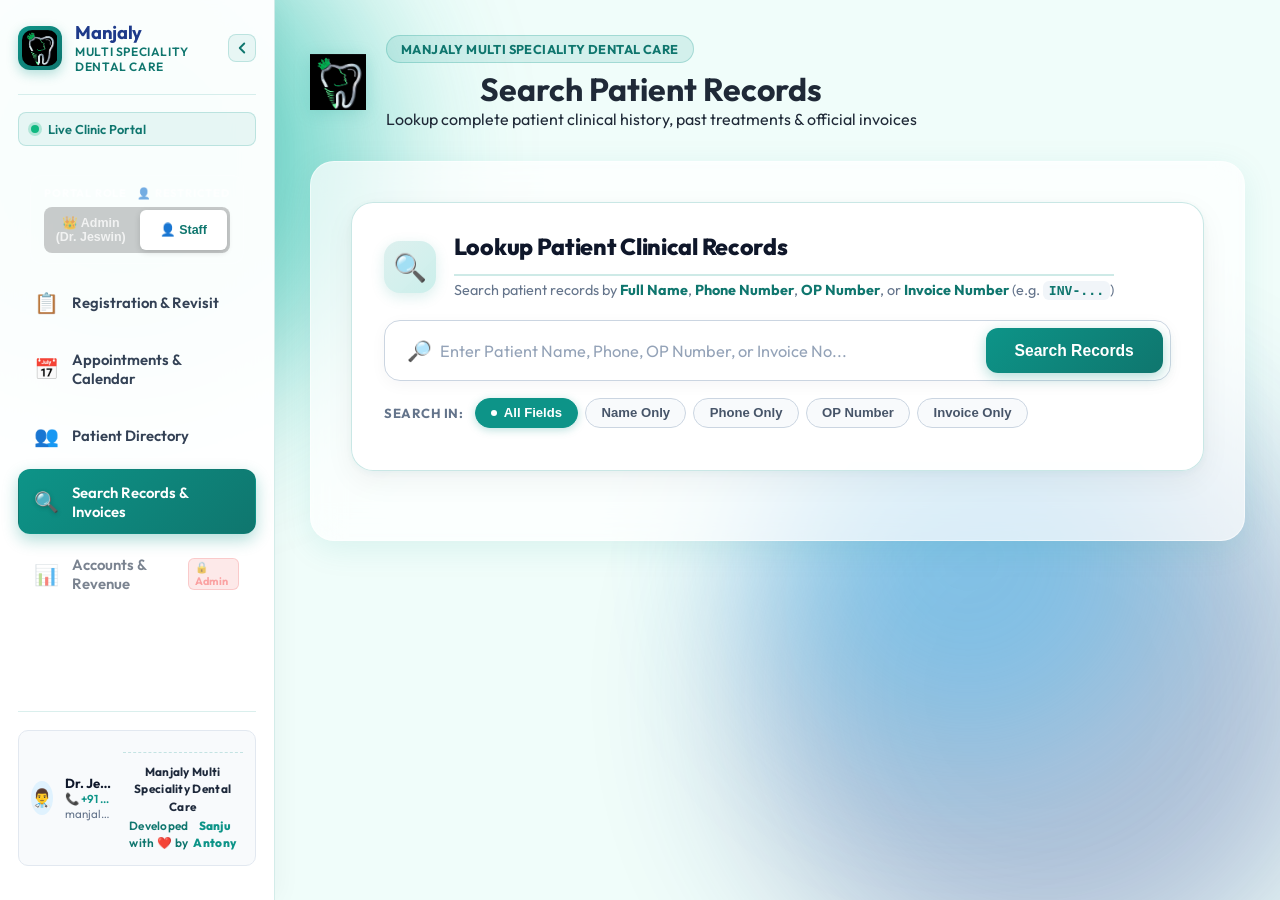
<file: search.html>
<!DOCTYPE html>
<html lang="en">
<head>
    <meta charset="UTF-8">
    <meta name="viewport" content="width=device-width, initial-scale=1.0">
    <meta name="description" content="Search Patient History, Invoices & Clinical Records">
    <title>Search Patient Records & Invoices - Dental Care Clinic</title>
    <!-- Favicon -->
    <link rel="icon" href="data:image/svg+xml,%3Csvg xmlns='http://www.w3.org/2000/svg' viewBox='0 0 24 24' fill='%230d9488'%3E%3Cpath d='M19 10.5h-5.5V5c0-.83-.67-1.5-1.5-1.5s-1.5.67-1.5 1.5v5.5H5c-.83 0-1.5.67-1.5 1.5s.67 1.5 1.5 1.5h5.5V19c0 .83.67 1.5 1.5 1.5s1.5-.67 1.5-1.5v-5.5H19c.83 0 1.5-.67 1.5-1.5s-.67-1.5-1.5-1.5z'/%3E%3C/svg%3E" type="image/svg+xml">
    
    <!-- Google Fonts -->
    <link rel="preconnect" href="https://fonts.googleapis.com">
    <link rel="preconnect" href="https://fonts.gstatic.com" crossorigin>
    <link href="https://fonts.googleapis.com/css2?family=Outfit:wght@300;400;500;600;700;800&display=swap" rel="stylesheet">
    
    <!-- CSS -->
    <link rel="stylesheet" href="style.css">
</head>
<body>
    <div class="background-shapes">
        <div class="shape shape-1"></div>
        <div class="shape shape-2"></div>
        <div class="shape shape-3"></div>
    </div>

    <div class="app-layout">
        <!-- Sidebar Navigation -->
        <aside class="app-sidebar" id="appSidebar">
            <div class="sidebar-brand">
                <div class="sidebar-brand-icon">
                    <img src="assets/img/logo.png" alt="Manjaly Dental Care" class="sidebar-brand-logo">
                </div>
                <div class="sidebar-brand-info">
                    <h2>Manjaly</h2>
                    <span>Multi Speciality Dental Care</span>
                </div>
                <button type="button" class="sidebar-collapse-btn" id="sidebarCollapseBtn" title="Minimize Sidebar" aria-label="Minimize sidebar">
                    <svg width="18" height="18" viewBox="0 0 24 24" fill="none" stroke="currentColor" stroke-width="2.5" stroke-linecap="round" stroke-linejoin="round"><path d="M15 18l-6-6 6-6"/></svg>
                </button>
                <button type="button" class="sidebar-close-btn" id="sidebarCloseBtn" aria-label="Close menu">&times;</button>
            </div>

            <div class="sidebar-status-pill">
                <span class="status-dot"></span>
                <span>Live Clinic Portal</span>
            </div>

            <nav class="sidebar-nav">
                <a href="index.html" class="sidebar-link" data-tooltip="Registration & Revisit">
                    <span class="nav-icon">📋</span>
                    <span>Registration & Revisit</span>
                </a>
                <a href="appointments.html" class="sidebar-link" data-tooltip="Appointments & Calendar">
                    <span class="nav-icon">📅</span>
                    <span>Appointments & Calendar</span>
                </a>
                <a href="patients.html" class="sidebar-link" data-tooltip="Patient Directory">
                    <span class="nav-icon">👥</span>
                    <span>Patient Directory</span>
                </a>
                <a href="search.html" class="sidebar-link active" data-tooltip="Search Records & Invoices">
                    <span class="nav-icon">🔍</span>
                    <span>Search Records & Invoices</span>
                </a>
                <a href="accounts.html" class="sidebar-link" data-tooltip="Accounts & Revenue">
                    <span class="nav-icon">📊</span>
                    <span>Accounts & Revenue</span>
                </a>
                <a href="pharmacy.html" class="sidebar-link" data-tooltip="Pharmacy & Stock" style="display: none !important;">
                    <span class="nav-icon">💊</span>
                    <span>Pharmacy & Stock</span>
                </a>
            </nav>

            <div class="sidebar-footer">
                <div class="sidebar-doctor-card">
                    <div class="doctor-avatar-circle">👨‍⚕️</div>
                    <div class="doctor-meta-info">
                        <div class="doc-name">Dr. Jeswin (Owner &amp; Admin)</div>
                        <div class="doc-phone"><a href="tel:9072467117" style="color: inherit; text-decoration: none;">📞 +91 9072467117</a> / <a href="tel:6238497517" style="color: inherit; text-decoration: none;">+91 6238497517</a></div>
                        <div class="doc-email">manjalymdc@gmail.com</div>
                    </div>
                <div class="sidebar-brand-credit">
                    <div class="credit-clinic-name">Manjaly Multi Speciality Dental Care</div>
                    <a href="https://sanju-antony.vercel.app/" target="_blank" rel="noopener noreferrer" class="credit-developer" title="Developed by Sanju Antony - Click to view portfolio">Developed with ❤️ by <strong>Sanju Antony</strong></a>
                </div>
            </div>
        </aside>

        <!-- Mobile Top Navigation Bar -->
        <header class="mobile-top-bar">
            <button type="button" class="sidebar-toggle-btn" id="sidebarToggleBtn" aria-label="Toggle Navigation">
                <span class="hamburger-line"></span>
                <span class="hamburger-line"></span>
                <span class="hamburger-line"></span>
            </button>
            <div class="mobile-brand-title">
                <img src="assets/img/logo.png" alt="Manjaly Dental Care" class="mobile-logo-img">
                <span>Manjaly Dental Care</span>
            </div>
            <a href="index.html" class="mobile-action-link" title="Register Patient">
                <span>➕</span> Register
            </a>
        </header>

        <div class="sidebar-overlay" id="sidebarOverlay"></div>

        <!-- Main Content Area -->
        <div class="app-main-content">
            <div class="container wide-container fade-in">

                <header class="header">
                    <div class="clinic-brand-hero">
                        <img src="assets/img/logo.png" alt="Manjaly Multi Speciality Dental Care" class="clinic-main-logo">
                        <div class="clinic-brand-headings">
                            <span class="clinic-pill-badge">Manjaly Multi Speciality Dental Care</span>
                            <h1>Search Patient Records</h1>
                            <p>Lookup complete patient clinical history, past treatments & official invoices</p>
                        </div>
                    </div>
                </header>

                <main class="form-wrapper glass-panel">
                    <!-- Search Command Center -->
                    <div class="search-section form-section" id="searchCommandSection">
                        <div class="search-section-header">
                            <div class="search-section-badge">🔍</div>
                            <div class="search-section-titles">
                                <h2>Lookup Patient Clinical Records</h2>
                                <p class="search-hint">Search patient records by <strong>Full Name</strong>, <strong>Phone Number</strong>, <strong>OP Number</strong>, or <strong>Invoice Number</strong> (e.g. <code>INV-...</code>)</p>
                            </div>
                        </div>
                        
                        <!-- Search Box with Clear Button -->
                        <div class="search-box-wrapper">
                            <div class="search-input-inner">
                                <span class="search-icon-prefix">🔎</span>
                                <input type="text" id="searchQuery" placeholder="Enter Patient Name, Phone, OP Number, or Invoice No..." autocomplete="off">
                                <button type="button" class="search-clear-btn" id="searchClearBtn" title="Clear query" style="display: none;">&times;</button>
                            </div>
                            <button type="button" id="searchBtn" class="search-submit-btn">
                                <span class="btn-text">Search Records</span>
                                <div class="loader loader-small" id="searchLoader" style="display: none;"></div>
                            </button>
                        </div>

                        <!-- Filter Chips Bar -->
                        <div class="search-filters-bar">
                            <span class="filter-label">Search In:</span>
                            <div class="filter-chips-group">
                                <button type="button" class="search-filter-chip active" data-filter="all"><span class="chip-dot"></span> All Fields</button>
                                <button type="button" class="search-filter-chip" data-filter="name">Name Only</button>
                                <button type="button" class="search-filter-chip" data-filter="phone">Phone Only</button>
                                <button type="button" class="search-filter-chip" data-filter="op">OP Number</button>
                                <button type="button" class="search-filter-chip" data-filter="invoice">Invoice Only</button>
                            </div>
                        </div>

                        <!-- Recent Searches Row -->
                        <div id="recentSearchesBox" class="recent-searches-box" style="display: none;">
                            <span class="recent-searches-label">🕒 Recent:</span>
                            <div id="recentSearchesList" class="recent-chips-wrap"></div>
                        </div>

                        <!-- Quick Patient Suggestions from Cached Database -->
                        <div id="quickSuggestionsBox" class="quick-suggestions-box" style="display: none;">
                            <span class="quick-sugg-label">⚡ Quick Lookup:</span>
                            <div id="quickSuggestionsList" class="quick-sugg-wrap"></div>
                        </div>

                        <div id="searchMessage" class="search-message" style="display: none;"></div>
                    </div>

                    <!-- Search Loading Skeleton -->
                    <div id="searchSkeleton" class="search-skeleton" style="display: none;">
                        <div class="skeleton-spinner"></div>
                        <p class="skeleton-text">Searching Google Sheets & database for patient records...</p>
                        <div class="skeleton-sub">Fetching clinical histories, past visits, and billing invoices</div>
                    </div>

                    <!-- Search Results Section -->
                    <div id="searchResults" class="search-results-container" style="display: none;">
                        <div class="search-results-toolbar no-print">
                            <div class="verified-record-tag">
                                <span class="pulse-status-dot"></span> Verified Patient Clinical File
                            </div>
                            <div class="toolbar-actions-group">
                                <button type="button" id="printBtn" class="record-top-btn primary" title="Print Complete Medical & Billing Records">
                                    <span class="icon">🖨️</span> Print Full Records
                                </button>
                                <a href="index.html" class="record-top-btn secondary" title="Register New Patient">
                                    <span>➕</span> Add New Visit
                                </a>
                            </div>
                        </div>

                        <!-- Print Only Header -->
                        <div class="print-only" style="display: none;">
                            <div class="print-official-header">
                                <h1>DENTAL CARE CLINIC & HOSPITAL</h1>
                                <p>Official Confidential Medical & Billing Record • City Center</p>
                            </div>
                        </div>

                        <!-- Multi-Patient Selector (when phone matches multiple persons) -->
                        <div id="patientSelectorBar" class="patient-selector-bar" style="display: none;">
                            <div class="selector-notice-header">
                                <span class="notice-icon">👥</span>
                                <div>
                                    <strong>Multiple Individuals Linked to this Contact:</strong>
                                    <span>Select the patient profile below to view their specific records:</span>
                                </div>
                            </div>
                            <div id="patientSelectorPills" class="selector-pills-row"></div>
                        </div>

                        <!-- Patient Summary Hero Card -->
                        <div class="patient-summary-hero" id="patientSummaryHero">
                            <div class="patient-hero-left">
                                <div class="patient-hero-avatar-wrap">
                                    <div class="patient-hero-avatar" id="heroAvatar">👤</div>
                                </div>
                                <div class="patient-hero-info">
                                    <div class="patient-hero-title-row">
                                        <h2 id="heroPatientName">Patient Name</h2>
                                        <span class="patient-verified-badge"><span class="badge-dot"></span> Active Patient</span>
                                    </div>
                                    <div class="patient-hero-meta">
                                        <span class="hero-meta-pill" id="heroPhone">📞 -</span>
                                        <span class="hero-meta-pill" id="heroOp">📋 OP: -</span>
                                        <span class="hero-meta-pill" id="heroGender">⚧ -</span>
                                        <span class="hero-meta-pill" id="heroDob">🎂 -</span>
                                    </div>
                                </div>
                            </div>
                            <div class="patient-hero-right">
                                <div class="patient-hero-stats">
                                    <div class="stat-badge">
                                        <div class="stat-val" id="heroVisitsCount">0</div>
                                        <div class="stat-lbl">Visits</div>
                                    </div>
                                    <div class="stat-badge">
                                        <div class="stat-val" id="heroTotalBilled">₹0</div>
                                        <div class="stat-lbl">Total Billed</div>
                                    </div>
                                </div>
                                <div class="patient-hero-actions">
                                    <a href="appointments.html" class="hero-btn-action secondary" id="heroBookAptBtn" title="Book New Appointment">
                                        <span>📅</span> Book Appointment
                                    </a>
                                    <a href="index.html" class="hero-btn-action secondary" id="heroAddRevisitBtn" title="Register Follow-up Revisit">
                                        <span>➕</span> Revisit
                                    </a>
                                </div>
                            </div>
                        </div>

                        <!-- Patient Demographic Profile Card -->
                        <div class="patient-profile card">
                            <div class="card-title-row">
                                <h3><span class="icon">👤</span> Demographic & Clinical Profile</h3>
                                <span class="card-sub-badge">Confidential Record</span>
                            </div>
                            <div class="profile-grid" id="profileGrid">
                                <!-- Profile details injected here -->
                            </div>
                        </div>

                        <!-- Previously Generated Invoices Card -->
                        <div class="card" id="patientInvoicesCard">
                            <div class="card-title-row">
                                <h3><span class="icon">🧾</span> Previous Invoices & Billing Receipts</h3>
                                <span class="card-sub-badge" id="invoicesCountBadge">Recorded Receipts</span>
                            </div>
                            <div id="patientInvoicesList">
                                <!-- Invoices list injected here -->
                            </div>
                        </div>

                        <!-- Clinical Visit History Timeline -->
                        <div class="visit-history card">
                            <div class="card-title-row">
                                <h3><span class="icon">📅</span> Visit History & Clinical Timeline</h3>
                                <span class="card-sub-badge" id="timelineVisitsBadge">Chronological Records</span>
                            </div>
                            <div class="timeline" id="visitTimeline">
                                <!-- Visits injected here -->
                            </div>
                        </div>
                    </div>

                    <!-- Empty State (Shown when 0 records found) -->
                    <div id="searchEmptyState" class="search-empty-state" style="display: none;">
                        <div class="empty-state-icon-circle">
                            <span class="empty-state-icon">🔍</span>
                        </div>
                        <h3 id="emptyStateTitle">No Patient Records Found</h3>
                        <p id="emptyStateText">We couldn't find any clinical records or invoices matching your query. Please check the spelling, phone digits, or register this patient.</p>
                        <div class="empty-state-actions">
                            <a href="index.html" class="empty-btn primary">
                                <span>➕</span> Register New Patient
                            </a>
                            <a href="patients.html" class="empty-btn secondary">
                                <span>👥</span> Browse Directory
                            </a>
                        </div>
                    </div>
                </main>

            </div><!-- /.container.wide-container -->
        </div><!-- /.app-main-content -->
    </div><!-- /.app-layout -->

    <!-- Toast Notification Container -->
    <div class="toast-container" id="toastContainer"></div>

    <!-- View / Print Invoice Modal -->
    <div id="invoiceModalOverlay" class="invoice-modal-overlay">
        <div class="invoice-modal">
            <div class="modal-header-bar">
                <h3><span>🧾</span> Patient Invoice Receipt</h3>
                <button type="button" class="btn-close-modal" id="closeInvoiceModalBtn">&times;</button>
            </div>
            
            <div class="invoice-paper" id="invoicePaper">
                <div class="ref-inv-wrapper">
                    <!-- Clinic Header -->
                    <div class="ref-inv-header">
                        <div class="ref-inv-header-left">
                            <div class="ref-inv-clinic-title">MANJALY MULTI SPECIALITY DENTAL CARE</div>
                            <div class="ref-inv-clinic-addr">Near MJ Supermarket ,Valakkavu Mulayam p.o,Thrissur,Kerala-680751</div>
                            <div class="ref-inv-clinic-phone">Mobile: 6238497517,9072467117</div>
                        </div>
                        <div class="ref-inv-header-right">
                            <img src="assets/img/logo.png" onerror="this.onerror=null; if(typeof window!=='undefined'&&window.INVOICE_LOGO_BASE64){this.src=window.INVOICE_LOGO_BASE64;}else{this.src='assets/logo.png';}" alt="Manjaly Dental Care Logo" class="ref-inv-logo" id="invModalLogo">
                        </div>
                    </div>

                    <div class="ref-inv-divider"></div>

                    <!-- Metadata Header -->
                    <div class="ref-inv-meta-row">
                        <div class="ref-inv-meta-left">
                            <div class="ref-inv-meta-line"><span class="ref-lbl">Bill No</span><span class="ref-sep">:</span><span class="ref-val" id="invModalNumber">INV-0000</span></div>
                            <div class="ref-inv-meta-line"><span class="ref-lbl">Name</span><span class="ref-sep">:</span><span class="ref-val" id="invModalPatientName">-</span></div>
                            <div class="ref-inv-meta-line"><span class="ref-lbl">Address</span><span class="ref-sep">:</span><span class="ref-val" id="invModalAddress">-</span></div>
                        </div>
                        <div class="ref-inv-meta-right">
                            <div class="ref-inv-meta-line"><span class="ref-lbl">Date</span><span class="ref-sep">:</span><span class="ref-val" id="invModalDate">-</span></div>
                        </div>
                    </div>

                    <!-- Itemized Table (# | Treatment | Nos | Rate | Amount) -->
                    <table class="ref-inv-table">
                        <thead>
                            <tr>
                                <th style="width: 8%; text-align: center;">#</th>
                                <th style="width: 48%; text-align: left;">Treatment</th>
                                <th style="width: 12%; text-align: center;">Nos</th>
                                <th style="width: 16%; text-align: right;">Rate</th>
                                <th style="width: 16%; text-align: right;">Amount</th>
                            </tr>
                        </thead>
                        <tbody id="invModalTableBody">
                            <tr>
                                <td style="text-align: center;">1</td>
                                <td>Consultation & Dental Examination</td>
                                <td style="text-align: center;">1</td>
                                <td style="text-align: right;" id="invModalConsultation">0.00</td>
                                <td style="text-align: right;">0.00</td>
                            </tr>
                        </tbody>
                        <tfoot>
                            <tr class="ref-inv-net-row">
                                <td colspan="4" class="ref-inv-net-label">Net Amount Rs:</td>
                                <td class="ref-inv-net-val" id="invModalTotal">0.00</td>
                            </tr>
                        </tfoot>
                    </table>

                    <!-- Footer: Hospital Seal, Company text, Signature & Seal -->
                    <div class="ref-inv-footer">
                        <div class="ref-inv-footer-seal">
                            <img src="assets/img/Hospital Seal.jpg" onerror="this.onerror=null; if(typeof window!=='undefined'&&window.INVOICE_HOSPITAL_SEAL_BASE64){this.src=window.INVOICE_HOSPITAL_SEAL_BASE64;}else{this.src='assets/Hospital Seal.jpg';}" alt="Authorized Hospital Seal" class="ref-inv-hosp-seal" id="invModalSeal">
                        </div>
                        <div class="ref-inv-footer-company">
                            FOR MANJALY MULTI SPECIALITY DENTAL CARE
                        </div>
                        <div class="ref-inv-footer-sign">
                            <div class="ref-inv-sign-wrap">
                                <img src="assets/img/sign.jpg" onerror="this.onerror=null; if(typeof window!=='undefined'&&window.INVOICE_SIGN_BASE64){this.src=window.INVOICE_SIGN_BASE64;}else{this.src='assets/sign.jpg';}" alt="Doctor Signature" class="ref-inv-sign-img" id="invModalSign">
                                <img src="assets/img/drseal.jpg" onerror="this.onerror=null; if(typeof window!=='undefined'&&window.INVOICE_DR_SEAL_BASE64){this.src=window.INVOICE_DR_SEAL_BASE64;}else{this.src='assets/drseal.jpg';}" alt="Doctor Seal" class="ref-inv-drseal-img" id="invModalDrSeal">
                            </div>
                        </div>
                    </div>
                </div>

                <div class="inv-drive-notice" id="invDriveNotice" style="display: none; margin-top: 1rem;">
                    <span>📁</span> 
                    <span>Stored in Google Drive: <a href="#" target="_blank" id="invDriveLink">Open File in Google Drive</a></span>
                </div>
            </div>

            <div class="modal-footer-actions">
                <button type="button" class="btn-bw-toggle" id="toggleBwModeBtn" title="Toggle Black & White print preview">
                    <span>🌓</span> B&W Mode
                </button>
                <button type="button" class="btn-whatsapp-inv" id="shareWhatsappBtn">
                    <span>💬</span> Share to WhatsApp
                </button>
                <button type="button" class="btn-print-inv" id="printInvoiceBtn">
                    <span>🖨️</span> Print Invoice (B&W Compatible)
                </button>
                <button type="button" class="btn-download-inv" id="downloadInvoiceBtn">
                    <span>📥</span> Download Invoice
                </button>
                <button type="button" class="btn-edit-charges" id="editInvoiceChargesBtn" style="background: #475569; color: white; border: none; padding: 0.6rem 1rem; border-radius: 8px; cursor: pointer; font-size: 0.85rem; font-weight: 600;">
                    <span>✏️</span> Edit Charges
                </button>
                <button type="button" class="btn-close-inv" id="doneInvoiceBtn">
                    Done
                </button>
            </div>
        </div>
    </div>

    <!-- Create / Show Invoice Modal for Visits -->
    <div id="createInvoiceModalOverlay" class="invoice-modal-overlay">
        <div class="invoice-modal" style="max-width: 550px;">
            <div class="modal-header-bar">
                <h3><span>🧾</span> Show / Add Invoice for Patient Visit</h3>
                <button type="button" class="btn-close-modal" id="closeCreateInvModalBtn">&times;</button>
            </div>
            
            <form id="createInvoiceForm" style="padding: 1.5rem 2rem;">
                <p style="font-size: 0.9rem; color: #64748b; margin-bottom: 1.2rem;">
                    Confirm or update consultation, X-ray, and pharmacy charges to show and store this invoice in Google Drive & Google Sheets.
                </p>

                <div class="input-grid" style="grid-template-columns: 1fr; gap: 1rem; margin-bottom: 1.2rem;">
                    <div class="input-group">
                        <input type="number" id="createInvConsultation" min="0" step="any" placeholder=" " value="0">
                        <label for="createInvConsultation">Consultation Charge (₹ / $)</label>
                    </div>
                    <div class="input-group">
                        <input type="number" id="createInvXray" min="0" step="any" placeholder=" " value="0">
                        <label for="createInvXray">X-Ray Charge (₹ / $)</label>
                    </div>
                    <div class="input-group">
                        <input type="number" id="createInvPharmacy" min="0" step="any" placeholder=" " value="0">
                        <label for="createInvPharmacy">Pharmacy / Medicines Charge (₹ / $)</label>
                    </div>
                    <div class="input-group">
                        <select id="createInvPaymentMode">
                            <option value="Cash" selected>Cash</option>
                            <option value="UPI / Online">UPI / Online</option>
                            <option value="Card">Card</option>
                            <option value="Pending">Payment Pending</option>
                        </select>
                        <label for="createInvPaymentMode" class="active-label">Payment Mode</label>
                    </div>
                    <div class="total-summary-banner" style="margin-top: 0.5rem;">
                        <span class="total-label">Total Amount</span>
                        <span class="total-amount-val" id="createInvDisplayTotal">0.00</span>
                    </div>
                </div>

                <div style="display: flex; justify-content: flex-end; gap: 0.8rem; margin-top: 1.5rem;">
                    <button type="button" class="btn-close-inv" id="cancelCreateInvBtn">Cancel</button>
                    <button type="submit" class="submit-btn" id="submitCreateInvBtn" style="padding: 0.7rem 1.8rem; min-width: 170px;">
                        <span class="btn-text">🧾 Save & Show Invoice</span>
                        <div class="loader loader-small" id="createInvLoader" style="display: none;"></div>
                    </button>
                </div>
            </form>
        </div>
    </div>

    <!-- Universal Sidebar Controller & Embedded Assets -->
    <script src="assets/img/invoice-assets.js"></script>
    <script src="sidebar.js"></script>
    <script src="search.js"></script>
</body>
</html>
</file>
<file: style.css>
:root {
    --primary-color: #0d9488; /* Teal */
    --primary-light: #14b8a6;
    --primary-dark: #0f766e;
    --secondary-color: #1e3a8a; /* Deep Blue */
    --text-main: #1f2937;
    --text-muted: #6b7280;
    --bg-main: #f0fdfa; /* Very light teal/mint background */
    --white: #ffffff;
    --error: #ef4444;
    --success: #10b981;
    --glass-bg: rgba(255, 255, 255, 0.7);
    --glass-border: rgba(255, 255, 255, 0.5);
    --glass-shadow: 0 8px 32px rgba(13, 148, 136, 0.1);
}

* {
    margin: 0;
    padding: 0;
    box-sizing: border-box;
}

body {
    font-family: 'Outfit', sans-serif;
    background-color: var(--bg-main);
    color: var(--text-main);
    min-height: 100vh;
    margin: 0;
    padding: 0;
    position: relative;
    overflow-x: hidden;
}

/* Background animated shapes */
.background-shapes {
    position: fixed;
    top: 0;
    left: 0;
    width: 100vw;
    height: 100vh;
    z-index: -1;
    overflow: hidden;
}

.shape {
    position: absolute;
    filter: blur(80px);
    opacity: 0.6;
    border-radius: 50%;
    animation: float 20s infinite ease-in-out alternate;
}

.shape-1 {
    top: -10%;
    left: -10%;
    width: 500px;
    height: 500px;
    background: var(--primary-light);
    animation-delay: 0s;
}

.shape-2 {
    bottom: -10%;
    right: -5%;
    width: 600px;
    height: 600px;
    background: var(--secondary-color);
    animation-delay: -5s;
    opacity: 0.3;
}

.shape-3 {
    top: 40%;
    left: 60%;
    width: 400px;
    height: 400px;
    background: #38bdf8;
    animation-delay: -10s;
    opacity: 0.4;
}

@keyframes float {
    0% { transform: translate(0, 0) scale(1); }
    100% { transform: translate(50px, 50px) scale(1.1); }
}

.container {
    width: 100%;
    max-width: 800px;
    z-index: 1;
}

.fade-in {
    animation: fadeIn 0.8s ease-out forwards;
}

@keyframes fadeIn {
    from { opacity: 0; transform: translateY(20px); }
    to { opacity: 1; transform: translateY(0); }
}

.header {
    text-align: center;
    margin-bottom: 2rem;
}

.header-badge {
    display: inline-flex;
    align-items: center;
    gap: 0.5rem;
    background: rgba(13, 148, 136, 0.12);
    color: var(--primary-dark);
    padding: 0.45rem 1.1rem;
    border-radius: 50px;
    font-size: 0.9rem;
    font-weight: 600;
    margin-bottom: 0.85rem;
    border: 1px solid rgba(13, 148, 136, 0.25);
    backdrop-filter: blur(8px);
    box-shadow: 0 2px 8px rgba(13, 148, 136, 0.08);
}

.badge-icon {
    font-size: 1rem;
}

/* Manjaly Multi Speciality Dental Care - Logo & Brand Display */
.logo,
.clinic-main-logo {
    display: inline-block !important;
    height: 56px;
    width: auto;
    max-width: 170px;
    object-fit: contain;
    filter: drop-shadow(0 3px 8px rgba(13, 148, 136, 0.18));
    transition: transform 0.25s ease;
}

.clinic-main-logo:hover {
    transform: scale(1.03);
}

.clinic-brand-hero {
    display: flex;
    align-items: center;
    gap: 1.25rem;
    margin-bottom: 0.85rem;
    flex-wrap: wrap;
}

.clinic-brand-headings {
    display: flex;
    flex-direction: column;
}

.clinic-pill-badge {
    display: inline-flex;
    align-items: center;
    gap: 0.4rem;
    background: rgba(13, 148, 136, 0.12);
    color: #0f766e;
    padding: 0.32rem 0.9rem;
    border-radius: 50px;
    font-size: 0.8rem;
    font-weight: 700;
    margin-bottom: 0.35rem;
    border: 1px solid rgba(13, 148, 136, 0.25);
    letter-spacing: 0.4px;
    text-transform: uppercase;
    width: fit-content;
}

.sidebar-brand-logo {
    width: 36px;
    height: 36px;
    object-fit: contain;
    border-radius: 10px;
    display: block;
}

.mobile-logo-img {
    width: 28px;
    height: 28px;
    object-fit: contain;
    border-radius: 6px;
    display: inline-block;
    vertical-align: middle;
}

.inv-brand-logo-img {
    height: 50px;
    max-width: 160px;
    object-fit: contain;
    margin: 0 auto 0.5rem auto;
    display: block;
}

.header-text h1 {
    font-size: 2.2rem;
    font-weight: 700;
    color: var(--secondary-color);
    margin-bottom: 0.5rem;
    letter-spacing: -0.5px;
}

.header-text p {
    font-size: 1.1rem;
    color: var(--primary-dark);
    font-weight: 500;
}

.glass-panel {
    background: var(--glass-bg);
    backdrop-filter: blur(16px);
    -webkit-backdrop-filter: blur(16px);
    border: 1px solid var(--glass-border);
    border-radius: 24px;
    padding: 2.5rem;
    box-shadow: var(--glass-shadow);
}

.form-section {
    margin-bottom: 2.5rem;
}

.form-section h2 {
    font-size: 1.3rem;
    color: var(--secondary-color);
    margin-bottom: 1.5rem;
    display: flex;
    align-items: center;
    gap: 0.5rem;
    border-bottom: 2px solid rgba(13, 148, 136, 0.2);
    padding-bottom: 0.8rem;
}

.form-section .icon {
    font-size: 1.5rem;
}

.already-registered-alert {
    display: flex;
    align-items: center;
    gap: 0.9rem;
    background: #ecfdf5;
    border: 1.5px solid #10b981;
    border-radius: 12px;
    padding: 0.85rem 1.2rem;
    margin-bottom: 1.25rem;
    box-shadow: 0 4px 12px rgba(16, 185, 129, 0.12);
    animation: fadeIn 0.3s ease-in-out;
}

.already-registered-alert .alert-icon {
    font-size: 1.5rem;
    line-height: 1;
    flex-shrink: 0;
}

.already-registered-alert .alert-body {
    flex: 1;
}

.already-registered-alert .alert-title {
    font-weight: 700;
    color: #065f46;
    font-size: 0.95rem;
    margin-bottom: 0.2rem;
    letter-spacing: 0.2px;
}

.already-registered-alert .alert-desc {
    color: #047857;
    font-size: 0.88rem;
    line-height: 1.4;
}

.op-suggested-tag {
    display: inline-block;
    background: #0f766e;
    color: #ffffff;
    padding: 0.18rem 0.6rem;
    border-radius: 6px;
    font-weight: 700;
    letter-spacing: 0.5px;
    margin: 0 0.25rem;
    box-shadow: 0 2px 4px rgba(15, 118, 110, 0.2);
}

.input-grid {
    display: grid;
    grid-template-columns: 1fr 1fr;
    gap: 1.5rem;
}

.input-group {
    position: relative;
    display: flex;
    flex-direction: column;
}

.input-group.full-width {
    grid-column: 1 / -1;
}

.input-group input,
.input-group select,
.input-group textarea {
    width: 100%;
    padding: 1.2rem 1rem 0.4rem 1rem;
    font-family: inherit;
    font-size: 1rem;
    color: var(--text-main);
    background: rgba(255, 255, 255, 0.8);
    border: 2px solid rgba(255, 255, 255, 0.5);
    border-radius: 12px;
    outline: none;
    transition: all 0.3s ease;
    box-shadow: 0 2px 4px rgba(0,0,0,0.02);
}

.input-group textarea {
    padding-top: 1.5rem;
    resize: vertical;
    min-height: 100px;
}

.input-group input:focus,
.input-group select:focus,
.input-group textarea:focus {
    border-color: var(--primary-light);
    background: var(--white);
    box-shadow: 0 4px 12px rgba(13, 148, 136, 0.15);
}

.input-group label {
    position: absolute;
    top: 50%;
    left: 1rem;
    transform: translateY(-50%);
    font-size: 1rem;
    color: var(--text-muted);
    pointer-events: none;
    transition: all 0.25s ease;
}

.input-group textarea ~ label {
    top: 1.5rem;
    transform: none;
}

/* Fix placeholder vs floating label overlap clash */
.input-group input::placeholder,
.input-group textarea::placeholder {
    color: #94a3b8;
    font-size: 0.95rem;
    line-height: normal;
    opacity: 0;
    transition: opacity 0.2s ease;
}

.input-group input:focus::placeholder,
.input-group textarea:focus::placeholder {
    opacity: 0.8;
}

/* Floating label magic */
.input-group input:focus ~ label,
.input-group input:not(:placeholder-shown) ~ label,
.input-group textarea:focus ~ label,
.input-group textarea:not(:placeholder-shown) ~ label,
.input-group select ~ label,
.input-group input[type="date"] ~ label,
.input-group input[type="time"] ~ label,
.active-label {
    top: 0.35rem;
    transform: none !important;
    font-size: 0.75rem;
    color: var(--primary-color);
    font-weight: 600;
}

.input-group select {
    padding-top: 1.4rem;
    padding-bottom: 0.4rem;
}

.form-actions {
    margin-top: 2rem;
    display: flex;
    justify-content: center;
}

.submit-btn {
    background: linear-gradient(135deg, var(--primary-color), var(--primary-dark));
    color: var(--white);
    font-size: 1.1rem;
    font-weight: 600;
    font-family: inherit;
    border: none;
    border-radius: 50px;
    padding: 1rem 2.5rem;
    cursor: pointer;
    position: relative;
    overflow: hidden;
    transition: all 0.3s ease;
    box-shadow: 0 8px 20px rgba(13, 148, 136, 0.3);
    display: flex;
    justify-content: center;
    align-items: center;
    min-width: 200px;
}

.submit-btn:hover {
    transform: translateY(-2px);
    box-shadow: 0 10px 25px rgba(13, 148, 136, 0.4);
}

.submit-btn:active {
    transform: translateY(1px);
}

.submit-btn:disabled {
    background: var(--text-muted);
    cursor: not-allowed;
    transform: none;
    box-shadow: none;
}

.loader {
    width: 20px;
    height: 20px;
    border: 3px solid rgba(255,255,255,0.3);
    border-radius: 50%;
    border-top-color: var(--white);
    animation: spin 1s ease-in-out infinite;
}

@keyframes spin {
    to { transform: rotate(360deg); }
}

/* Toast Notification System */
.toast-container {
    position: fixed;
    top: 24px;
    right: 24px;
    z-index: 9999;
    display: flex;
    flex-direction: column;
    gap: 12px;
    pointer-events: none;
    max-width: 420px;
    width: calc(100% - 48px);
}

.toast-item {
    pointer-events: auto;
    background: #ffffff;
    border-radius: 14px;
    padding: 1rem 1.2rem;
    box-shadow: 0 12px 36px rgba(15, 23, 42, 0.16), 0 2px 8px rgba(13, 148, 136, 0.08);
    border: 1px solid rgba(13, 148, 136, 0.2);
    display: flex;
    align-items: flex-start;
    gap: 0.85rem;
    position: relative;
    overflow: hidden;
    animation: toastSlideIn 0.35s cubic-bezier(0.16, 1, 0.3, 1) forwards;
    transition: all 0.25s ease;
}

@keyframes toastSlideIn {
    from { opacity: 0; transform: translateX(50px) scale(0.95); }
    to { opacity: 1; transform: translateX(0) scale(1); }
}

.toast-item.closing {
    opacity: 0;
    transform: translateX(30px) scale(0.95);
}

.toast-icon {
    width: 36px;
    height: 36px;
    border-radius: 10px;
    display: flex;
    align-items: center;
    justify-content: center;
    font-size: 1.2rem;
    flex-shrink: 0;
}

.toast-item.success .toast-icon {
    background: #dcfce7;
    color: #16a34a;
}

.toast-item.error .toast-icon {
    background: #fee2e2;
    color: #dc2626;
}

.toast-body {
    flex: 1;
}

.toast-title {
    font-size: 0.95rem;
    font-weight: 700;
    color: #0f172a;
    margin-bottom: 2px;
}

.toast-msg {
    font-size: 0.84rem;
    color: #475569;
    line-height: 1.35;
}

.toast-close-btn {
    background: none;
    border: none;
    color: #94a3b8;
    font-size: 1.2rem;
    cursor: pointer;
    padding: 0 4px;
    line-height: 1;
}
.toast-close-btn:hover { color: #334155; }

.toast-progress {
    position: absolute;
    bottom: 0;
    left: 0;
    height: 3px;
    background: linear-gradient(90deg, #0d9488, #10b981);
    width: 100%;
    animation: toastTimer 5s linear forwards;
}

@keyframes toastTimer {
    from { width: 100%; }
    to { width: 0%; }
}

/* In-Page Celebratory Success Banner */
.form-success-banner {
    display: none;
    margin-bottom: 2rem;
    animation: bounceIn 0.5s cubic-bezier(0.16, 1, 0.3, 1) forwards;
}

@keyframes bounceIn {
    from { opacity: 0; transform: translateY(-16px) scale(0.98); }
    to { opacity: 1; transform: translateY(0) scale(1); }
}

.form-success-banner.active {
    display: block;
}

.success-banner-card {
    background: linear-gradient(135deg, #f0fdf4 0%, #ecfdf5 100%);
    border: 2px solid #86efac;
    border-radius: 18px;
    padding: 1.6rem;
    box-shadow: 0 10px 30px rgba(16, 185, 129, 0.12);
    position: relative;
}

.success-banner-header {
    display: flex;
    align-items: center;
    gap: 1rem;
    margin-bottom: 1rem;
}

.success-check-circle {
    width: 48px;
    height: 48px;
    border-radius: 50%;
    background: #10b981;
    color: #ffffff;
    display: flex;
    align-items: center;
    justify-content: center;
    font-size: 1.6rem;
    box-shadow: 0 6px 16px rgba(16, 185, 129, 0.35);
    flex-shrink: 0;
}

.success-banner-header h3 {
    font-size: 1.25rem;
    font-weight: 700;
    color: #14532d;
    margin: 0;
}

.success-banner-header p {
    font-size: 0.88rem;
    color: #15803d;
    margin: 2px 0 0 0;
}

.success-details-chips {
    display: flex;
    flex-wrap: wrap;
    gap: 0.6rem;
    margin-bottom: 1.2rem;
}

.success-chip {
    background: #ffffff;
    border: 1px solid #bbf7d0;
    padding: 0.4rem 0.85rem;
    border-radius: 20px;
    font-size: 0.82rem;
    color: #166534;
    font-weight: 600;
}

.success-chip strong {
    color: #0f172a;
}

.success-actions-row {
    display: flex;
    gap: 0.75rem;
    flex-wrap: wrap;
    padding-top: 0.75rem;
    border-top: 1px dashed #bbf7d0;
}

.success-btn {
    display: inline-flex;
    align-items: center;
    gap: 0.45rem;
    padding: 0.6rem 1.2rem;
    border-radius: 10px;
    font-size: 0.88rem;
    font-weight: 600;
    text-decoration: none;
    cursor: pointer;
    border: none;
    transition: all 0.2s ease;
}

.success-btn.primary {
    background: #0d9488;
    color: #ffffff;
    box-shadow: 0 4px 12px rgba(13, 148, 136, 0.25);
}
.success-btn.primary:hover {
    background: #0f766e;
    transform: translateY(-1px);
}

.success-btn.secondary {
    background: #ffffff;
    color: #1e293b;
    border: 1px solid #cbd5e1;
}
.success-btn.secondary:hover {
    background: #f1f5f9;
}

/* Preset Charge Chips & Helpers */
.charge-presets-row {
    display: flex;
    gap: 0.5rem;
    flex-wrap: wrap;
    margin-top: 0.45rem;
}

.preset-chip {
    background: rgba(13, 148, 136, 0.08);
    border: 1px solid rgba(13, 148, 136, 0.2);
    color: var(--primary-dark);
    padding: 0.25rem 0.65rem;
    border-radius: 12px;
    font-size: 0.75rem;
    font-weight: 600;
    cursor: pointer;
    transition: all 0.18s ease;
}

.preset-chip:hover {
    background: var(--primary-color);
    color: white;
    transform: scale(1.04);
}

/* Custom Charges Dynamic Row */
.custom-charges-list {
    display: flex;
    flex-direction: column;
    gap: 8px;
}

.custom-charge-row {
    display: flex;
    gap: 10px;
    align-items: center;
    background: #ffffff;
    padding: 8px 12px;
    border-radius: 8px;
    border: 1px solid #e2e8f0;
    box-shadow: 0 1px 3px rgba(0,0,0,0.04);
    animation: fadeInCharge 0.2s ease-out;
}

@keyframes fadeInCharge {
    from { opacity: 0; transform: translateY(-4px); }
    to { opacity: 1; transform: translateY(0); }
}

.custom-charge-row .charge-title-input {
    flex: 2;
    padding: 8px 12px;
    border: 1.5px solid #cbd5e1;
    border-radius: 6px;
    font-size: 0.88rem;
    color: #1e293b;
    outline: none;
    transition: border-color 0.2s;
}

.custom-charge-row .charge-title-input:focus {
    border-color: var(--primary-teal);
}

.custom-charge-row .charge-amt-input {
    flex: 1;
    min-width: 100px;
    max-width: 160px;
    padding: 8px 12px;
    border: 1.5px solid #cbd5e1;
    border-radius: 6px;
    font-size: 0.88rem;
    font-weight: 600;
    color: #0f172a;
    outline: none;
    transition: border-color 0.2s;
}

.custom-charge-row .charge-amt-input:focus {
    border-color: var(--primary-teal);
}

.custom-charge-row .btn-remove-charge {
    background: #fee2e2;
    color: #dc2626;
    border: 1px solid #fca5a5;
    border-radius: 6px;
    width: 34px;
    height: 34px;
    cursor: pointer;
    font-size: 1.1rem;
    line-height: 1;
    display: flex;
    align-items: center;
    justify-content: center;
    transition: all 0.15s ease;
}

.custom-charge-row .btn-remove-charge:hover {
    background: #dc2626;
    color: #ffffff;
    border-color: #b91c1c;
}

.dob-age-badge {
    position: absolute;
    right: 12px;
    top: 50%;
    transform: translateY(-50%);
    background: #dcfce7;
    color: #15803d;
    font-size: 0.76rem;
    font-weight: 700;
    padding: 3px 8px;
    border-radius: 10px;
    display: none;
    pointer-events: none;
}



/* ==========================================================================
   PATIENT SEARCH & CLINICAL RECORDS - COMPREHENSIVE UI SYSTEM
   ========================================================================== */

/* Search Command Section */
.search-section {
    background: rgba(255, 255, 255, 0.95);
    backdrop-filter: blur(12px);
    border: 1.5px solid rgba(13, 148, 136, 0.22);
    border-radius: 22px;
    padding: 1.8rem 2rem;
    box-shadow: 0 10px 30px rgba(15, 23, 42, 0.05), 0 2px 8px rgba(13, 148, 136, 0.06);
    margin-bottom: 1.8rem;
    transition: all 0.25s ease;
}

.search-section-header {
    display: flex;
    align-items: center;
    gap: 1.1rem;
    margin-bottom: 1.2rem;
}

.search-section-badge {
    width: 52px;
    height: 52px;
    border-radius: 16px;
    background: linear-gradient(135deg, rgba(13, 148, 136, 0.14) 0%, rgba(20, 184, 166, 0.22) 100%);
    color: #0d9488;
    font-size: 1.7rem;
    display: flex;
    align-items: center;
    justify-content: center;
    flex-shrink: 0;
    box-shadow: 0 4px 14px rgba(13, 148, 136, 0.15);
}

.search-section-titles h2 {
    font-size: 1.45rem;
    font-weight: 800;
    color: #0f172a;
    margin: 0 0 0.25rem 0;
    letter-spacing: -0.3px;
}

.search-hint {
    font-size: 0.9rem;
    color: #64748b;
    margin: 0;
    line-height: 1.5;
}

.search-hint strong {
    color: #0f766e;
    font-weight: 700;
}

.search-hint code {
    background: #f1f5f9;
    color: #0f766e;
    padding: 2px 6px;
    border-radius: 6px;
    font-size: 0.82rem;
    font-weight: 700;
}

/* Modern Search Box */
.search-box-wrapper {
    display: flex;
    align-items: center;
    gap: 0.75rem;
    background: #ffffff;
    border: 1.8px solid #cbd5e1;
    border-radius: 16px;
    padding: 0.35rem 0.45rem 0.35rem 0.6rem;
    box-shadow: 0 4px 16px rgba(15, 23, 42, 0.04);
    transition: all 0.25s cubic-bezier(0.16, 1, 0.3, 1);
    margin-bottom: 1.1rem;
}

.search-box-wrapper:focus-within {
    border-color: #0d9488;
    box-shadow: 0 0 0 4px rgba(13, 148, 136, 0.16), 0 8px 24px rgba(13, 148, 136, 0.1);
}

.search-input-inner {
    position: relative;
    flex: 1;
    display: flex;
    align-items: center;
}

.search-icon-prefix {
    position: absolute;
    left: 0.75rem;
    font-size: 1.25rem;
    color: #94a3b8;
    pointer-events: none;
    line-height: 1;
}

#searchQuery {
    width: 100%;
    border: none;
    background: transparent;
    padding: 0.85rem 2.8rem 0.85rem 2.8rem;
    font-size: 1.02rem;
    font-weight: 500;
    color: #0f172a;
    font-family: inherit;
    outline: none;
}

#searchQuery::placeholder {
    color: #94a3b8;
    font-weight: 400;
}

.search-clear-btn {
    position: absolute;
    right: 0.6rem;
    width: 28px;
    height: 28px;
    border-radius: 50%;
    border: none;
    background: #f1f5f9;
    color: #64748b;
    font-size: 1.2rem;
    font-weight: 700;
    display: flex;
    align-items: center;
    justify-content: center;
    cursor: pointer;
    line-height: 1;
    transition: all 0.2s ease;
}

.search-clear-btn:hover {
    background: #e2e8f0;
    color: #ef4444;
}

.search-submit-btn {
    background: linear-gradient(135deg, #0d9488 0%, #0f766e 100%);
    color: #ffffff;
    border: none;
    padding: 0.85rem 1.8rem;
    border-radius: 12px;
    font-size: 0.98rem;
    font-weight: 700;
    cursor: pointer;
    display: inline-flex;
    align-items: center;
    justify-content: center;
    gap: 0.5rem;
    white-space: nowrap;
    box-shadow: 0 4px 14px rgba(13, 148, 136, 0.32);
    transition: all 0.2s cubic-bezier(0.16, 1, 0.3, 1);
}

.search-submit-btn:hover {
    background: linear-gradient(135deg, #0f766e 0%, #115e59 100%);
    transform: translateY(-2px);
    box-shadow: 0 6px 20px rgba(13, 148, 136, 0.42);
}

.search-submit-btn:active {
    transform: translateY(0);
}

.search-submit-btn:disabled {
    opacity: 0.7;
    cursor: not-allowed;
    transform: none;
}

/* Filter Chips Bar */
.search-filters-bar {
    display: flex;
    align-items: center;
    gap: 0.75rem;
    flex-wrap: wrap;
    margin-bottom: 0.85rem;
}

.filter-label {
    font-size: 0.82rem;
    font-weight: 700;
    color: #64748b;
    text-transform: uppercase;
    letter-spacing: 0.5px;
}

.filter-chips-group {
    display: flex;
    gap: 0.45rem;
    flex-wrap: wrap;
}

.search-filter-chip {
    background: #f8fafc;
    border: 1px solid #cbd5e1;
    color: #475569;
    padding: 0.38rem 0.95rem;
    border-radius: 20px;
    font-size: 0.82rem;
    font-weight: 600;
    cursor: pointer;
    transition: all 0.18s ease;
    display: inline-flex;
    align-items: center;
    gap: 0.4rem;
}

.search-filter-chip:hover {
    background: #f1f5f9;
    border-color: #0d9488;
    color: #0f766e;
}

.search-filter-chip.active {
    background: #0d9488;
    color: #ffffff;
    border-color: #0d9488;
    box-shadow: 0 2px 8px rgba(13, 148, 136, 0.28);
}

.chip-dot {
    width: 6px;
    height: 6px;
    border-radius: 50%;
    background: #ffffff;
    display: inline-block;
}

/* Recent Searches & Quick Lookup */
.recent-searches-box,
.quick-suggestions-box {
    display: flex;
    align-items: center;
    gap: 0.65rem;
    flex-wrap: wrap;
    margin-top: 0.65rem;
    padding-top: 0.65rem;
    border-top: 1px dashed #e2e8f0;
}

.recent-searches-label,
.quick-sugg-label {
    font-size: 0.78rem;
    font-weight: 700;
    color: #64748b;
    white-space: nowrap;
}

.recent-chips-wrap,
.quick-sugg-wrap {
    display: flex;
    gap: 0.4rem;
    flex-wrap: wrap;
}

.recent-chip {
    background: #f8fafc;
    border: 1px solid #cbd5e1;
    color: #334155;
    font-size: 0.78rem;
    font-weight: 600;
    padding: 0.28rem 0.75rem;
    border-radius: 14px;
    cursor: pointer;
    transition: all 0.18s ease;
}

.recent-chip:hover {
    background: #e0f2fe;
    color: #0369a1;
    border-color: #38bdf8;
    transform: translateY(-1px);
}

.quick-sugg-chip {
    background: #f0fdf4;
    border: 1px solid #bbf7d0;
    color: #166534;
    font-size: 0.78rem;
    font-weight: 600;
    padding: 0.28rem 0.75rem;
    border-radius: 14px;
    cursor: pointer;
    transition: all 0.18s ease;
    display: inline-flex;
    align-items: center;
    gap: 0.35rem;
}

.quick-sugg-chip:hover {
    background: #dcfce7;
    border-color: #86efac;
    transform: translateY(-1px);
    box-shadow: 0 2px 6px rgba(16, 185, 129, 0.15);
}

.quick-chip-phone {
    color: #15803d;
    font-size: 0.72rem;
    opacity: 0.85;
}

/* Search Status Message */
.search-message {
    margin-top: 0.9rem;
    padding: 0.75rem 1rem;
    border-radius: 12px;
    font-size: 0.88rem;
    font-weight: 600;
    display: none;
    animation: fadeIn 0.3s ease;
}

.search-message.success {
    background: #f0fdf4;
    color: #166534;
    border: 1px solid #bbf7d0;
}

.search-message.error {
    background: #fef2f2;
    color: #991b1b;
    border: 1px solid #fecaca;
}

/* Search Skeleton Loader */
.search-skeleton {
    padding: 2.5rem 1rem;
    text-align: center;
    background: rgba(255, 255, 255, 0.8);
    border-radius: 18px;
    border: 1px dashed #cbd5e1;
    margin: 1.5rem 0;
}

.skeleton-spinner {
    width: 42px;
    height: 42px;
    border: 4px solid #ccfbf1;
    border-top-color: #0d9488;
    border-radius: 50%;
    margin: 0 auto 1rem auto;
    animation: spin 0.8s linear infinite;
}

.skeleton-text {
    font-size: 1rem;
    font-weight: 700;
    color: #1e293b;
    margin: 0 0 0.3rem 0;
}

.skeleton-sub {
    font-size: 0.85rem;
    color: #64748b;
}

/* Results Toolbar */
.search-results-container {
    animation: fadeIn 0.4s ease-out forwards;
}

.search-results-toolbar {
    display: flex;
    justify-content: space-between;
    align-items: center;
    margin-bottom: 1.2rem;
    flex-wrap: wrap;
    gap: 0.8rem;
    padding: 0.4rem 0.2rem;
}

.verified-record-tag {
    font-size: 0.92rem;
    font-weight: 800;
    color: #0f766e;
    display: flex;
    align-items: center;
    gap: 0.5rem;
}

.pulse-status-dot {
    width: 9px;
    height: 9px;
    border-radius: 50%;
    background: #10b981;
    box-shadow: 0 0 0 3px rgba(16, 185, 129, 0.25);
    animation: pulseDot 2s infinite;
}

@keyframes pulseDot {
    0% { transform: scale(0.95); box-shadow: 0 0 0 0 rgba(16, 185, 129, 0.7); }
    70% { transform: scale(1); box-shadow: 0 0 0 8px rgba(16, 185, 129, 0); }
    100% { transform: scale(0.95); box-shadow: 0 0 0 0 rgba(16, 185, 129, 0); }
}

.toolbar-actions-group {
    display: flex;
    gap: 0.6rem;
    flex-wrap: wrap;
}

.record-top-btn {
    display: inline-flex;
    align-items: center;
    gap: 0.45rem;
    padding: 0.55rem 1.15rem;
    border-radius: 10px;
    font-size: 0.88rem;
    font-weight: 700;
    text-decoration: none;
    cursor: pointer;
    border: none;
    transition: all 0.2s ease;
}

.record-top-btn.primary {
    background: #0d9488;
    color: #ffffff;
    box-shadow: 0 4px 12px rgba(13, 148, 136, 0.25);
}

.record-top-btn.primary:hover {
    background: #0f766e;
    transform: translateY(-1px);
}

.record-top-btn.secondary {
    background: #ffffff;
    color: #0f766e;
    border: 1.5px solid #0d9488;
}

.record-top-btn.secondary:hover {
    background: #f0fdfa;
}

/* Multi-Patient Selector Bar */
.patient-selector-bar {
    background: linear-gradient(135deg, #f0fdfa 0%, #ecfdf5 100%);
    border: 1.5px solid #0d9488;
    border-radius: 16px;
    padding: 1.2rem 1.4rem;
    margin-bottom: 1.5rem;
    box-shadow: 0 6px 20px rgba(13, 148, 136, 0.08);
}

.selector-notice-header {
    display: flex;
    align-items: flex-start;
    gap: 0.6rem;
    margin-bottom: 0.75rem;
    font-size: 0.88rem;
    color: #0f766e;
}

.selector-notice-header strong {
    color: #115e59;
}

.selector-notice-header span {
    display: block;
    color: #475569;
    font-size: 0.82rem;
    margin-top: 2px;
}

.selector-pills-row {
    display: flex;
    gap: 0.5rem;
    flex-wrap: wrap;
}

/* Patient Summary Hero Card */
.patient-summary-hero {
    background: linear-gradient(135deg, #ffffff 0%, #f0fdfa 60%, #e6fffa 100%);
    border: 1.5px solid rgba(13, 148, 136, 0.28);
    border-radius: 22px;
    padding: 1.8rem;
    margin-bottom: 1.8rem;
    display: flex;
    align-items: center;
    justify-content: space-between;
    flex-wrap: wrap;
    gap: 1.5rem;
    box-shadow: 0 10px 30px rgba(15, 23, 42, 0.05), 0 2px 8px rgba(13, 148, 136, 0.08);
    position: relative;
    overflow: hidden;
}

.patient-summary-hero::before {
    content: '';
    position: absolute;
    top: -50px;
    right: -50px;
    width: 140px;
    height: 140px;
    border-radius: 50%;
    background: radial-gradient(circle, rgba(13, 148, 136, 0.08) 0%, transparent 70%);
    pointer-events: none;
}

.patient-hero-left {
    display: flex;
    align-items: center;
    gap: 1.25rem;
}

.patient-hero-avatar-wrap {
    position: relative;
}

.patient-hero-avatar {
    width: 66px;
    height: 66px;
    border-radius: 20px;
    background: linear-gradient(135deg, #0d9488 0%, #0f766e 100%);
    color: white;
    font-size: 2.1rem;
    display: flex;
    align-items: center;
    justify-content: center;
    box-shadow: 0 8px 24px rgba(13, 148, 136, 0.35);
    flex-shrink: 0;
}

.patient-hero-title-row {
    display: flex;
    align-items: center;
    gap: 0.75rem;
    flex-wrap: wrap;
    margin-bottom: 0.35rem;
}

.patient-hero-title-row h2 {
    font-size: 1.5rem;
    font-weight: 800;
    color: #0f172a;
    margin: 0;
    line-height: 1.2;
}

.patient-verified-badge {
    background: #dcfce7;
    color: #15803d;
    border: 1px solid #86efac;
    font-size: 0.76rem;
    font-weight: 700;
    padding: 3px 9px;
    border-radius: 12px;
    display: inline-flex;
    align-items: center;
    gap: 0.35rem;
}

.badge-dot {
    width: 6px;
    height: 6px;
    border-radius: 50%;
    background: #16a34a;
}

.patient-hero-meta {
    display: flex;
    gap: 0.55rem;
    flex-wrap: wrap;
    margin-top: 0.4rem;
}

.hero-meta-pill {
    background: rgba(255, 255, 255, 0.85);
    border: 1px solid #cbd5e1;
    padding: 0.32rem 0.7rem;
    border-radius: 10px;
    font-size: 0.84rem;
    font-weight: 600;
    color: #334155;
    display: inline-flex;
    align-items: center;
    gap: 0.3rem;
}

.patient-hero-right {
    display: flex;
    flex-direction: column;
    align-items: flex-end;
    gap: 0.9rem;
}

.patient-hero-stats {
    display: flex;
    gap: 0.75rem;
    flex-wrap: wrap;
}

.stat-badge {
    background: #ffffff;
    border: 1.5px solid #e2e8f0;
    padding: 0.65rem 1.1rem;
    border-radius: 14px;
    text-align: center;
    min-width: 100px;
    box-shadow: 0 4px 12px rgba(0, 0, 0, 0.03);
}

.stat-badge .stat-val {
    font-size: 1.3rem;
    font-weight: 800;
    color: #0f766e;
    line-height: 1.2;
}

.stat-badge .stat-lbl {
    font-size: 0.72rem;
    font-weight: 700;
    color: #64748b;
    text-transform: uppercase;
    letter-spacing: 0.4px;
    margin-top: 2px;
}

.patient-hero-actions {
    display: flex;
    gap: 0.6rem;
    flex-wrap: wrap;
}

.hero-btn-action {
    display: inline-flex;
    align-items: center;
    gap: 0.4rem;
    padding: 0.5rem 1rem;
    border-radius: 10px;
    font-size: 0.84rem;
    font-weight: 700;
    text-decoration: none;
    cursor: pointer;
    border: 1.5px solid #0d9488;
    background: #ffffff;
    color: #0f766e;
    transition: all 0.2s ease;
}

.hero-btn-action:hover {
    background: #0d9488;
    color: #ffffff;
    transform: translateY(-2px);
    box-shadow: 0 4px 12px rgba(13, 148, 136, 0.25);
}

/* Card General Wrapper */
.card {
    background: #ffffff;
    border-radius: 18px;
    padding: 1.8rem;
    margin-bottom: 1.8rem;
    box-shadow: 0 6px 20px rgba(15, 23, 42, 0.04);
    border: 1.5px solid rgba(13, 148, 136, 0.12);
}

.card-title-row {
    display: flex;
    justify-content: space-between;
    align-items: center;
    margin-bottom: 1.3rem;
    border-bottom: 2px solid #f0fdfa;
    padding-bottom: 0.75rem;
    flex-wrap: wrap;
    gap: 0.5rem;
}

.card-title-row h3,
.card h3 {
    color: #0f172a;
    margin: 0;
    font-size: 1.25rem;
    font-weight: 800;
    display: flex;
    align-items: center;
    gap: 0.5rem;
}

.card-sub-badge {
    background: #f0fdfa;
    color: #0f766e;
    border: 1px solid #ccfbf1;
    font-size: 0.78rem;
    font-weight: 700;
    padding: 3px 9px;
    border-radius: 12px;
}

/* Demographic Profile Grid */
.profile-grid {
    display: grid;
    grid-template-columns: repeat(auto-fit, minmax(220px, 1fr));
    gap: 1.1rem;
}

.profile-item {
    background: #f8fafc;
    border: 1px solid #e2e8f0;
    border-radius: 12px;
    padding: 0.95rem 1.1rem;
    display: flex;
    flex-direction: column;
    justify-content: space-between;
    gap: 0.35rem;
    transition: all 0.2s ease;
}

.profile-item:hover {
    background: #ffffff;
    border-color: #0d9488;
    box-shadow: 0 4px 14px rgba(13, 148, 136, 0.08);
}

.profile-label {
    font-size: 0.75rem;
    color: #64748b;
    font-weight: 700;
    text-transform: uppercase;
    letter-spacing: 0.5px;
}

.profile-value {
    font-size: 1rem;
    color: #0f172a;
    font-weight: 600;
    line-height: 1.3;
}

.profile-val-row {
    display: flex;
    align-items: center;
    justify-content: space-between;
    gap: 0.5rem;
}

.profile-quick-action {
    background: #e0f2fe;
    color: #0369a1;
    border: 1px solid #bae6fd;
    font-size: 0.74rem;
    font-weight: 700;
    padding: 2px 7px;
    border-radius: 8px;
    text-decoration: none;
    transition: all 0.2s ease;
}

.profile-quick-action:hover {
    background: #0284c7;
    color: white;
}

/* Invoices Cards Grid */
.invoices-grid {
    display: grid;
    grid-template-columns: repeat(auto-fill, minmax(290px, 1fr));
    gap: 1.1rem;
    margin-top: 0.5rem;
}

.inv-card-box {
    background: #ffffff;
    border: 1.5px solid #e2e8f0;
    border-radius: 14px;
    padding: 1.2rem;
    display: flex;
    flex-direction: column;
    justify-content: space-between;
    gap: 0.9rem;
    box-shadow: 0 3px 12px rgba(15, 23, 42, 0.03);
    transition: all 0.2s ease;
}

.inv-card-box:hover {
    border-color: #0d9488;
    transform: translateY(-2px);
    box-shadow: 0 8px 24px rgba(13, 148, 136, 0.12);
}

.inv-card-top {
    display: flex;
    flex-direction: column;
    gap: 0.35rem;
}

.inv-card-title-row {
    display: flex;
    justify-content: space-between;
    align-items: center;
    margin-bottom: 0.25rem;
}

.inv-badge-no {
    font-weight: 800;
    color: #1e3a8a;
    font-size: 0.98rem;
}

.inv-badge-paid {
    background: #dcfce7;
    color: #15803d;
    font-size: 0.74rem;
    font-weight: 800;
    padding: 2px 8px;
    border-radius: 10px;
}

.inv-card-date {
    font-size: 0.8rem;
    color: #64748b;
}

.inv-card-doctor {
    font-size: 0.86rem;
    color: #334155;
    font-weight: 600;
}

.inv-card-total-row {
    margin-top: 0.5rem;
    padding-top: 0.5rem;
    border-top: 1px dashed #e2e8f0;
    display: flex;
    justify-content: space-between;
    align-items: center;
}

.inv-card-total-row .lbl {
    font-size: 0.85rem;
    color: #64748b;
    font-weight: 600;
}

.inv-card-total-row .val {
    font-size: 1.1rem;
    font-weight: 800;
    color: #0f766e;
}

.inv-card-actions {
    display: flex;
    gap: 0.5rem;
    justify-content: flex-end;
}

/* Clinical History Timeline */
.timeline {
    position: relative;
    padding-left: 28px;
    margin-top: 0.8rem;
}

.timeline::before {
    content: '';
    position: absolute;
    left: 9px;
    top: 14px;
    bottom: 20px;
    width: 3px;
    background: linear-gradient(180deg, #0d9488 0%, #99f6e4 70%, #e2e8f0 100%);
    border-radius: 3px;
}

.timeline-item {
    position: relative;
    margin-bottom: 1.6rem;
    padding: 1.3rem;
    background: #ffffff;
    border: 1.5px solid #e2e8f0;
    border-radius: 16px;
    box-shadow: 0 3px 12px rgba(15, 23, 42, 0.03);
    transition: all 0.2s ease;
}

.timeline-item:hover {
    border-color: #0d9488;
    box-shadow: 0 6px 20px rgba(13, 148, 136, 0.09);
}

.timeline-item::before {
    content: '';
    position: absolute;
    left: -25px;
    top: 1.4rem;
    width: 16px;
    height: 16px;
    border-radius: 50%;
    background: #0d9488;
    border: 3px solid #ffffff;
    box-shadow: 0 0 0 3px rgba(13, 148, 136, 0.25);
}

.timeline-item:first-child::before {
    background: #10b981;
    box-shadow: 0 0 0 4px rgba(16, 185, 129, 0.35);
}

.timeline-date {
    font-weight: 800;
    color: #0f766e;
    margin-bottom: 0.6rem;
    font-size: 1.05rem;
    display: flex;
    align-items: center;
    gap: 0.4rem;
}

.timeline-content {
    display: flex;
    flex-direction: column;
    gap: 0.55rem;
}

.visit-detail {
    font-size: 0.92rem;
    color: #334155;
    line-height: 1.45;
}

.visit-detail strong {
    color: #0f172a;
}

/* Timeline Billing Summary Box */
.timeline-billing {
    margin-top: 0.85rem;
    padding: 0.9rem 1.1rem;
    background: linear-gradient(135deg, #f0fdfa 0%, #ffffff 100%);
    border: 1.5px solid #ccfbf1;
    border-radius: 12px;
    display: flex;
    flex-wrap: wrap;
    align-items: center;
    justify-content: space-between;
    gap: 0.85rem;
}

.billing-breakdown {
    display: flex;
    flex-wrap: wrap;
    gap: 0.55rem;
    align-items: center;
}

.billing-item-badge {
    background: #ffffff;
    padding: 0.3rem 0.65rem;
    border-radius: 8px;
    border: 1px solid #99f6e4;
    color: #0f766e;
    font-weight: 600;
    font-size: 0.82rem;
}

.billing-total-badge {
    background: #0d9488;
    color: #ffffff;
    padding: 0.32rem 0.85rem;
    border-radius: 8px;
    font-weight: 800;
    font-size: 0.88rem;
    box-shadow: 0 2px 6px rgba(13, 148, 136, 0.25);
}

.invoice-btn-group {
    display: flex;
    gap: 0.5rem;
    align-items: center;
}

.mini-btn {
    display: inline-flex;
    align-items: center;
    gap: 0.35rem;
    padding: 0.45rem 0.9rem;
    font-size: 0.84rem;
    font-weight: 700;
    border-radius: 8px;
    border: none;
    cursor: pointer;
    text-decoration: none;
    transition: all 0.2s ease;
}

.btn-invoice-view,
.btn-invoice-show,
.btn-view-past-inv {
    background: #0d9488;
    color: #ffffff;
}

.btn-invoice-view:hover,
.btn-invoice-show:hover,
.btn-view-past-inv:hover {
    background: #0f766e;
    transform: translateY(-1px);
    box-shadow: 0 4px 10px rgba(13, 148, 136, 0.25);
}

.btn-drive-link {
    background: #f1f5f9;
    color: #334155;
    border: 1px solid #cbd5e1;
}

.btn-drive-link:hover {
    background: #e2e8f0;
}

/* Empty Search State */
.search-empty-state {
    text-align: center;
    padding: 3.5rem 1.8rem;
    background: #ffffff;
    border: 2px dashed #cbd5e1;
    border-radius: 22px;
    margin-top: 1.8rem;
    animation: fadeIn 0.4s ease;
}

.empty-state-icon-circle {
    width: 76px;
    height: 76px;
    border-radius: 50%;
    background: #f0fdfa;
    color: #0d9488;
    font-size: 2.3rem;
    display: flex;
    align-items: center;
    justify-content: center;
    margin: 0 auto 1.2rem auto;
    box-shadow: 0 4px 16px rgba(13, 148, 136, 0.12);
}

.search-empty-state h3 {
    font-size: 1.35rem;
    font-weight: 800;
    color: #0f172a;
    margin: 0 0 0.5rem 0;
}

.search-empty-state p {
    font-size: 0.95rem;
    color: #64748b;
    max-width: 520px;
    margin: 0 auto 1.6rem auto;
    line-height: 1.5;
}

.empty-state-actions {
    display: flex;
    gap: 0.8rem;
    justify-content: center;
    flex-wrap: wrap;
}

.empty-btn {
    display: inline-flex;
    align-items: center;
    gap: 0.45rem;
    padding: 0.65rem 1.3rem;
    border-radius: 12px;
    font-size: 0.92rem;
    font-weight: 700;
    text-decoration: none;
    cursor: pointer;
    transition: all 0.2s ease;
}

.empty-btn.primary {
    background: #0d9488;
    color: #ffffff;
    box-shadow: 0 4px 14px rgba(13, 148, 136, 0.3);
}

.empty-btn.primary:hover {
    background: #0f766e;
    transform: translateY(-2px);
}

.empty-btn.secondary {
    background: #ffffff;
    color: #0f766e;
    border: 1.5px solid #0d9488;
}

.empty-btn.secondary:hover {
    background: #f0fdfa;
    transform: translateY(-2px);
}

/* Print Only Official Styles */
.print-official-header {
    text-align: center;
    margin-bottom: 24px;
    border-bottom: 2.5px solid #0d9488;
    padding-bottom: 18px;
}

.print-official-header h1 {
    color: #1e3a8a;
    margin: 0;
    font-size: 26px;
    font-weight: 800;
    letter-spacing: 0.5px;
}

.print-official-header p {
    color: #0f766e;
    margin: 6px 0 0 0;
    font-size: 14px;
    font-weight: 600;
}

/* Responsive adjustments for Search */
@media (max-width: 768px) {
    .search-section {
        padding: 1.3rem 1.2rem;
    }

    .search-box-wrapper {
        flex-direction: column;
        align-items: stretch;
        padding: 0.5rem;
    }

    .search-submit-btn {
        width: 100%;
        padding: 0.8rem;
    }

    .patient-summary-hero {
        padding: 1.4rem 1.2rem;
    }

    .patient-hero-left {
        flex-direction: column;
        align-items: flex-start;
        gap: 0.8rem;
    }

    .patient-hero-right {
        align-items: flex-start;
        width: 100%;
    }

    .patient-hero-stats {
        width: 100%;
    }

    .stat-badge {
        flex: 1;
    }

    .patient-hero-actions {
        width: 100%;
    }

    .hero-btn-action {
        flex: 1;
        justify-content: center;
    }

    .timeline {
        padding-left: 20px;
    }

    .timeline::before {
        left: 5px;
    }

    .timeline-item::before {
        left: -20px;
    }
}

/* --- Invoice Modal --- */
.invoice-modal-overlay {
    position: fixed;
    top: 0;
    left: 0;
    width: 100vw;
    height: 100vh;
    background: rgba(15, 23, 42, 0.6);
    backdrop-filter: blur(8px);
    -webkit-backdrop-filter: blur(8px);
    display: flex;
    justify-content: center;
    align-items: center;
    z-index: 9999;
    padding: 1.5rem;
    opacity: 0;
    visibility: hidden;
    transition: all 0.3s ease;
}

.invoice-modal-overlay.active {
    opacity: 1;
    visibility: visible;
}

.invoice-modal {
    background: #ffffff;
    width: 100%;
    max-width: 680px;
    max-height: 90vh;
    overflow-y: auto;
    border-radius: 20px;
    box-shadow: 0 25px 50px -12px rgba(0, 0, 0, 0.25);
    display: flex;
    flex-direction: column;
    animation: modalSlideUp 0.35s ease-out forwards;
}

@keyframes modalSlideUp {
    from { transform: translateY(30px) scale(0.97); opacity: 0; }
    to { transform: translateY(0) scale(1); opacity: 1; }
}

.modal-header-bar {
    display: flex;
    justify-content: space-between;
    align-items: center;
    padding: 1.2rem 1.8rem;
    border-bottom: 1px solid #f1f5f9;
    background: #f8fafc;
    border-top-left-radius: 20px;
    border-top-right-radius: 20px;
}

.modal-header-bar h3 {
    margin: 0;
    font-size: 1.15rem;
    color: #1e293b;
    display: flex;
    align-items: center;
    gap: 0.5rem;
}

.btn-close-modal {
    background: none;
    border: none;
    font-size: 1.5rem;
    color: #64748b;
    cursor: pointer;
    line-height: 1;
    padding: 0.2rem 0.5rem;
    border-radius: 6px;
    transition: all 0.2s;
}

.btn-close-modal:hover {
    color: #ef4444;
    background: #fee2e2;
}

/* Invoice Printable Receipt Structure */
.invoice-paper {
    padding: 1.5rem 1.8rem;
    color: #1e293b;
    background: #ffffff;
}

/* Reference Invoice Layout - Exact match to reference image */
.ref-inv-wrapper {
    background: #ffffff;
    padding: 1.2rem 1.4rem;
    color: #0f172a;
    font-family: -apple-system, BlinkMacSystemFont, "Segoe UI", Roboto, "Helvetica Neue", Arial, sans-serif;
    border: 1px solid #cbd5e1;
    border-radius: 8px;
    box-shadow: 0 4px 12px rgba(0, 0, 0, 0.05);
}

.ref-inv-header {
    display: flex;
    justify-content: space-between;
    align-items: center;
    gap: 1rem;
    padding-bottom: 0.5rem;
}

.ref-inv-header-left {
    flex: 1;
}

.ref-inv-clinic-title {
    font-size: 1.32rem;
    font-weight: 900;
    color: #000000;
    letter-spacing: 0.2px;
    text-transform: uppercase;
    line-height: 1.25;
}

.ref-inv-clinic-addr {
    font-size: 0.84rem;
    font-weight: 500;
    color: #1e293b;
    margin-top: 4px;
    line-height: 1.3;
}

.ref-inv-clinic-phone {
    font-size: 0.84rem;
    font-weight: 600;
    color: #0f172a;
    margin-top: 2px;
}

.ref-inv-header-right {
    flex-shrink: 0;
}

.ref-inv-logo {
    max-height: 68px;
    max-width: 110px;
    object-fit: contain;
    display: block;
}

.ref-inv-divider {
    height: 1.2rem;
    background: transparent;
    margin: 0;
}

.ref-inv-meta-row {
    display: flex;
    justify-content: space-between;
    align-items: flex-start;
    gap: 1.5rem;
    font-size: 0.92rem;
    margin-bottom: 1rem;
}

.ref-inv-meta-left {
    flex: 1;
    display: flex;
    flex-direction: column;
    gap: 4px;
}

.ref-inv-meta-right {
    flex-shrink: 0;
    display: flex;
    flex-direction: column;
    align-items: flex-end;
}

.ref-inv-meta-line {
    display: flex;
    align-items: baseline;
}

.ref-inv-meta-line .ref-lbl {
    width: 70px;
    font-weight: 700;
    color: #0f172a;
}

.ref-inv-meta-line .ref-sep {
    margin: 0 8px 0 2px;
    font-weight: 700;
    color: #0f172a;
}

.ref-inv-meta-line .ref-val {
    font-weight: 600;
    color: #0f172a;
}

.ref-inv-table {
    width: 100%;
    border-collapse: collapse;
    border: 1.5px solid #0f172a;
    margin-bottom: 1.2rem;
}

.ref-inv-table th {
    border: 1px solid #0f172a;
    background-color: #f8fafc;
    color: #0f172a;
    font-size: 0.88rem;
    font-weight: 800;
    padding: 7px 10px;
}

.ref-inv-table td {
    border: 1px solid #0f172a;
    padding: 7px 10px;
    font-size: 0.9rem;
    color: #0f172a;
}

.ref-inv-net-row td {
    border-top: 1.5px solid #0f172a;
    background-color: #ffffff;
    font-weight: 900;
    font-size: 0.95rem;
    padding: 8px 10px;
}

.ref-inv-net-label {
    text-align: right;
    letter-spacing: 0.3px;
}

.ref-inv-net-val {
    text-align: right;
    color: #0f172a;
}

.ref-inv-footer {
    display: flex;
    justify-content: space-between;
    align-items: flex-end;
    margin-top: 1.8rem;
    padding: 0 0.5rem;
}

.ref-inv-footer-seal {
    width: 160px;
}

.ref-inv-hosp-seal {
    max-height: 90px;
    max-width: 140px;
    object-fit: contain;
    display: block;
}

.ref-inv-footer-company {
    flex: 1;
    text-align: center;
    font-size: 0.78rem;
    font-weight: 800;
    color: #0f172a;
    letter-spacing: 0.3px;
    text-transform: uppercase;
    padding-bottom: 8px;
}

.ref-inv-footer-sign {
    width: 200px;
    text-align: right;
}

.ref-inv-sign-wrap {
    display: flex;
    justify-content: flex-end;
    align-items: flex-end;
    gap: 8px;
    margin-bottom: 4px;
}

.ref-inv-sign-img {
    max-height: 48px;
    max-width: 90px;
    object-fit: contain;
}

.ref-inv-drseal-img {
    max-height: 52px;
    max-width: 80px;
    object-fit: contain;
}

.ref-inv-table tbody tr.spacer-row td {
    height: 180px;
    border-left: 1px solid #0f172a;
    border-right: 1px solid #0f172a;
}

.ref-inv-sign-caption {
    display: none !important;
}

/* Hospital Name & Branding Header (Legacy fallback) */
.inv-hospital-brand {
    text-align: center;
    border-bottom: 2px solid #0f766e;
    padding-bottom: 0.9rem;
    margin-bottom: 1.2rem;
}

.inv-brand-logo-img {
    max-height: 58px;
    max-width: 200px;
    width: auto;
    object-fit: contain;
    display: block;
    margin: 0 auto 0.6rem auto;
    transition: filter 0.2s ease;
}

.inv-hospital-name {
    font-size: 1.55rem;
    font-weight: 800;
    letter-spacing: 0.5px;
    color: #0f766e;
    text-transform: uppercase;
}

.inv-hospital-sub {
    font-size: 0.88rem;
    font-weight: 600;
    color: #475569;
    margin-top: 0.2rem;
}

.inv-hospital-contact {
    font-size: 0.8rem;
    color: #64748b;
    margin-top: 0.25rem;
}

/* Signatures & Hospital Seal Row */
.inv-signatures-row {
    display: flex;
    justify-content: flex-end;
    margin-top: 2.5rem;
    margin-bottom: 1rem;
    padding: 0 1rem;
}

.inv-sign-col {
    text-align: center;
    width: 220px;
}

.inv-seal-img {
    max-height: 68px;
    max-width: 140px;
    object-fit: contain;
    display: block;
    margin: 0 auto 6px auto;
}

.inv-sign-wrap {
    display: flex;
    justify-content: center;
    align-items: flex-end;
    gap: 8px;
    margin-bottom: 4px;
}

.inv-sign-wrap .inv-seal-img {
    display: inline-block !important;
    margin: 0 !important;
}

/* Hide Pharmacy & Stock Navigation Link */
.sidebar-link[href="pharmacy.html"] {
    display: none !important;
}

.inv-sign-space {
    height: 45px;
    border-bottom: 1.5px dashed #475569;
    margin-bottom: 0.4rem;
}

.inv-sign-label {
    font-size: 0.82rem;
    font-weight: 600;
    color: #475569;
    text-transform: uppercase;
    letter-spacing: 0.3px;
}

.inv-hospital-footer {
    font-size: 0.72rem;
    color: #64748b;
    text-align: center;
    border-top: 1px solid #e2e8f0;
    padding-top: 0.6rem;
    margin-top: 1rem;
    font-style: italic;
}

/* Toggle B&W Mode Button */
.btn-bw-toggle {
    background: #f1f5f9;
    color: #334155;
    border: 1px solid #cbd5e1;
    padding: 0.7rem 1.1rem;
    border-radius: 10px;
    font-weight: 600;
    font-size: 0.9rem;
    cursor: pointer;
    display: inline-flex;
    align-items: center;
    gap: 0.4rem;
    transition: all 0.2s;
}

.btn-bw-toggle:hover {
    background: #e2e8f0;
    color: #0f172a;
}

.btn-bw-toggle.active {
    background: #0f172a;
    color: #ffffff;
    border-color: #0f172a;
}

/* Black & White Mode Screen Styling */
.invoice-paper.bw-mode {
    filter: grayscale(100%);
    background: #ffffff !important;
    color: #000000 !important;
}

.invoice-paper.bw-mode .inv-hospital-brand {
    border-bottom: 2px solid #000000;
}

.invoice-paper.bw-mode .inv-hospital-name,
.invoice-paper.bw-mode .inv-doc-title,
.invoice-paper.bw-mode .inv-num-tag,
.invoice-paper.bw-mode .inv-field-val,
.invoice-paper.bw-mode .inv-table tr.total-row td {
    color: #000000 !important;
}

.invoice-paper.bw-mode .inv-doc-header {
    border-bottom: 1.5px solid #000000;
}

.invoice-paper.bw-mode .inv-patient-card {
    background: #ffffff !important;
    border: 1.5px solid #000000 !important;
}

.invoice-paper.bw-mode .inv-field-label {
    color: #333333 !important;
}

.invoice-paper.bw-mode .inv-table th {
    background: #ffffff !important;
    color: #000000 !important;
    border-top: 1.5px solid #000000;
    border-bottom: 1.5px solid #000000;
}

.invoice-paper.bw-mode .inv-table td {
    border-bottom: 1px solid #000000 !important;
    color: #000000 !important;
}

.invoice-paper.bw-mode .inv-table tr.total-row td {
    background: #ffffff !important;
    border-top: 2px solid #000000 !important;
    border-bottom: 3px double #000000 !important;
}

.invoice-paper.bw-mode .inv-sign-space {
    border-bottom: 1.5px solid #000000 !important;
}

.invoice-paper.bw-mode .inv-sign-label,
.invoice-paper.bw-mode .inv-hospital-footer {
    color: #000000 !important;
    border-top-color: #000000 !important;
}

.invoice-paper.bw-mode .inv-seal-img {
    filter: grayscale(100%) contrast(130%);
}

.inv-doc-header {
    display: flex;
    justify-content: space-between;
    align-items: flex-start;
    border-bottom: 2px solid #0d9488;
    padding-bottom: 1rem;
    margin-bottom: 1.5rem;
}

.inv-doc-title {
    font-size: 1.5rem;
    font-weight: 700;
    color: #0f766e;
    display: flex;
    align-items: center;
    gap: 0.5rem;
}

.inv-doc-sub {
    font-size: 0.85rem;
    color: #64748b;
    margin-top: 0.2rem;
}

.inv-doc-meta {
    text-align: right;
}

.inv-num-tag {
    font-size: 1.2rem;
    font-weight: 700;
    color: #1e3a8a;
}

.inv-date-tag {
    font-size: 0.85rem;
    color: #64748b;
    margin-top: 0.2rem;
}

.inv-patient-card {
    background: #f8fafc;
    border-radius: 10px;
    padding: 1rem 1.2rem;
    display: grid;
    grid-template-columns: 1fr 1fr;
    gap: 0.8rem;
    margin-bottom: 1.5rem;
    border: 1px solid #e2e8f0;
}

.inv-field-label {
    font-size: 0.75rem;
    color: #64748b;
    font-weight: 600;
    text-transform: uppercase;
    letter-spacing: 0.5px;
}

.inv-field-val {
    font-size: 0.95rem;
    font-weight: 600;
    color: #0f172a;
}

.inv-table {
    width: 100%;
    border-collapse: collapse;
    margin-bottom: 1.5rem;
}

.inv-table th {
    background: #0d9488;
    color: white;
    padding: 0.75rem 1rem;
    font-size: 0.85rem;
    font-weight: 600;
    text-align: left;
}

.inv-table th:last-child {
    text-align: right;
}

.inv-table td {
    padding: 0.85rem 1rem;
    border-bottom: 1px solid #f1f5f9;
    font-size: 0.9rem;
}

.inv-table td:last-child {
    text-align: right;
    font-weight: 600;
}

.inv-table tr.total-row td {
    font-size: 1.15rem;
    font-weight: 700;
    color: #0f766e;
    border-top: 2px solid #0d9488;
    border-bottom: none;
    background: #f0fdfa;
}

.inv-drive-notice {
    display: flex;
    align-items: center;
    gap: 0.6rem;
    background: #eff6ff;
    border: 1px solid #bfdbfe;
    color: #1e40af;
    padding: 0.8rem 1rem;
    border-radius: 8px;
    font-size: 0.85rem;
    margin-bottom: 1.5rem;
}

.inv-drive-notice a {
    color: #1d4ed8;
    font-weight: 600;
    text-decoration: underline;
}

.modal-footer-actions {
    display: flex;
    justify-content: flex-end;
    gap: 0.8rem;
    padding: 1.2rem 1.8rem;
    border-top: 1px solid #f1f5f9;
    background: #f8fafc;
    border-bottom-left-radius: 20px;
    border-bottom-right-radius: 20px;
}

.btn-print-inv {
    background: #0d9488;
    color: white;
    padding: 0.7rem 1.4rem;
    border: none;
    border-radius: 10px;
    font-weight: 600;
    font-size: 0.95rem;
    cursor: pointer;
    display: inline-flex;
    align-items: center;
    gap: 0.5rem;
    transition: all 0.2s;
}

.btn-print-inv:hover {
    background: #0f766e;
}

.btn-download-inv {
    background: #1e3a8a;
    color: white;
    padding: 0.7rem 1.4rem;
    border: none;
    border-radius: 10px;
    font-weight: 600;
    font-size: 0.95rem;
    cursor: pointer;
    display: inline-flex;
    align-items: center;
    gap: 0.5rem;
    transition: all 0.2s;
}

.btn-download-inv:hover {
    background: #1e40af;
}

.btn-whatsapp-inv {
    background: #16a34a;
    color: white;
    padding: 0.7rem 1.4rem;
    border: none;
    border-radius: 10px;
    font-weight: 600;
    font-size: 0.95rem;
    cursor: pointer;
    display: inline-flex;
    align-items: center;
    gap: 0.5rem;
    transition: all 0.2s;
}

.btn-whatsapp-inv:hover {
    background: #15803d;
}

.btn-close-inv {
    background: #e2e8f0;
    color: #475569;
    padding: 0.7rem 1.2rem;
    border: none;
    border-radius: 10px;
    font-weight: 600;
    font-size: 0.95rem;
    cursor: pointer;
}

.btn-close-inv:hover {
    background: #cbd5e1;
}

/* --- Print Styles --- */
@media print {
    * {
        -webkit-print-color-adjust: exact !important;
        print-color-adjust: exact !important;
    }
    body {
        padding: 0;
        background: white;
    }
    
    /* Standard page print hides */
    .background-shapes, .header, .search-section, footer, .action-btn, a[href="index.html"] {
        display: none !important;
    }
    .glass-panel {
        box-shadow: none;
        border: none;
        background: transparent;
        padding: 0;
    }
    .no-print {
        display: none !important;
    }
    .search-results-container {
        margin: 0 !important;
        padding: 0 !important;
        animation: none !important;
        opacity: 1 !important;
        transform: none !important;
    }
    .timeline-item, .profile-item {
        page-break-inside: avoid;
        break-inside: avoid;
    }
    .print-only {
        display: block !important;
    }

    /* Print Only Invoice Modal Mode - Crisp Black & White Print Compatible */
    body.printing-invoice .container,
    body.printing-invoice .background-shapes,
    body.printing-invoice .header,
    body.printing-invoice .form-wrapper,
    body.printing-invoice .modal-header-bar,
    body.printing-invoice .modal-footer-actions,
    body.printing-invoice .inv-drive-notice {
        display: none !important;
    }

    body.printing-invoice .invoice-modal-overlay {
        position: static !important;
        background: transparent !important;
        padding: 0 !important;
        opacity: 1 !important;
        visibility: visible !important;
        display: block !important;
    }

    body.printing-invoice .invoice-modal {
        max-width: 100% !important;
        max-height: none !important;
        box-shadow: none !important;
        border: none !important;
        border-radius: 0 !important;
        animation: none !important;
        padding: 0 !important;
        margin: 0 !important;
        background: transparent !important;
    }

    body.printing-invoice .invoice-paper {
        padding: 0 !important;
        color: #000000 !important;
        background: #ffffff !important;
    }

    body.printing-invoice .ref-inv-wrapper {
        border: none !important;
        box-shadow: none !important;
        padding: 0 !important;
        width: 100% !important;
        background: #ffffff !important;
    }

    body.printing-invoice .ref-inv-clinic-title {
        color: #000000 !important;
    }

    body.printing-invoice .inv-hospital-brand {
        text-align: center !important;
        border-bottom: 2px solid #000000 !important;
        padding-bottom: 10px !important;
        margin-bottom: 14px !important;
    }

    body.printing-invoice .inv-brand-logo-img {
        max-height: 54px !important;
        max-width: 190px !important;
        display: block !important;
        margin: 0 auto 6px auto !important;
        -webkit-filter: grayscale(100%) !important;
        filter: grayscale(100%) !important;
    }

    body.printing-invoice .inv-hospital-name {
        font-size: 18pt !important;
        font-weight: 800 !important;
        color: #000000 !important;
    }

    body.printing-invoice .inv-hospital-sub,
    body.printing-invoice .inv-hospital-contact {
        color: #111111 !important;
    }

    body.printing-invoice .inv-doc-header {
        border-bottom: 1.5px solid #000000 !important;
        margin-bottom: 14px !important;
        padding-bottom: 10px !important;
    }

    body.printing-invoice .inv-doc-title,
    body.printing-invoice .inv-num-tag {
        color: #000000 !important;
    }

    body.printing-invoice .inv-doc-sub,
    body.printing-invoice .inv-date-tag {
        color: #222222 !important;
    }

    body.printing-invoice .inv-patient-card {
        background: #ffffff !important;
        border: 1.5px solid #000000 !important;
        margin-bottom: 16px !important;
    }

    body.printing-invoice .inv-field-label {
        color: #333333 !important;
    }

    body.printing-invoice .inv-field-val {
        color: #000000 !important;
        font-weight: 700 !important;
    }

    body.printing-invoice .inv-table {
        border: 1px solid #000000 !important;
        margin-bottom: 16px !important;
    }

    body.printing-invoice .inv-table th {
        background: #f1f5f9 !important;
        color: #000000 !important;
        border: 1px solid #000000 !important;
        font-weight: 700 !important;
    }

    body.printing-invoice .inv-table td {
        border: 1px solid #000000 !important;
        color: #000000 !important;
    }

    body.printing-invoice .inv-table tr.total-row td {
        background: #f8fafc !important;
        color: #000000 !important;
        font-size: 13pt !important;
        font-weight: 800 !important;
        border-top: 2px solid #000000 !important;
        border-bottom: 3px double #000000 !important;
    }

    body.printing-invoice .inv-signatures-row {
        margin-top: 40px !important;
        margin-bottom: 15px !important;
    }

    body.printing-invoice .inv-seal-img {
        max-height: 68px !important;
        max-width: 140px !important;
        display: block !important;
        margin: 0 auto 6px auto !important;
    }

    body.printing-invoice .inv-sign-wrap .inv-seal-img {
        display: inline-block !important;
        margin: 0 4px !important;
    }

    body.printing-invoice .inv-sign-space {
        border-bottom: 1.5px solid #000000 !important;
    }

    body.printing-invoice .inv-sign-label {
        color: #000000 !important;
        font-weight: 700 !important;
    }

    body.printing-invoice .inv-hospital-footer {
        color: #222222 !important;
        border-top: 1px solid #000000 !important;
    }
}

/* --- Top Navigation Bar --- */
.top-nav-bar {
    display: flex;
    justify-content: center;
    gap: 0.8rem;
    margin-bottom: 1.8rem;
    flex-wrap: wrap;
}

.nav-pill {
    padding: 0.65rem 1.25rem;
    border-radius: 50px;
    background: rgba(255, 255, 255, 0.8);
    backdrop-filter: blur(10px);
    -webkit-backdrop-filter: blur(10px);
    color: var(--text-main);
    text-decoration: none;
    font-weight: 600;
    font-size: 0.95rem;
    border: 1px solid rgba(255, 255, 255, 0.8);
    box-shadow: 0 4px 12px rgba(13, 148, 136, 0.08);
    transition: all 0.25s ease;
    display: inline-flex;
    align-items: center;
    gap: 0.5rem;
}

.nav-pill:hover {
    transform: translateY(-2px);
    background: white;
    box-shadow: 0 6px 16px rgba(13, 148, 136, 0.15);
    color: var(--primary-dark);
}

.nav-pill.active {
    background: linear-gradient(135deg, var(--primary-color), var(--primary-dark));
    color: white;
    border-color: transparent;
    box-shadow: 0 6px 18px rgba(13, 148, 136, 0.3);
}

/* --- Appointments Page Styling --- */
.cal-sync-badge {
    display: inline-flex;
    align-items: center;
    gap: 0.5rem;
    background: #eff6ff;
    color: #1e40af;
    border: 1px solid #bfdbfe;
    padding: 0.45rem 1.1rem;
    border-radius: 50px;
    font-size: 0.85rem;
    font-weight: 500;
    margin-top: 0.8rem;
    max-width: 90%;
}

.apt-tabs-bar {
    display: flex;
    gap: 0.6rem;
    border-bottom: 2px solid rgba(13, 148, 136, 0.15);
    padding-bottom: 1rem;
    margin-bottom: 1.8rem;
    overflow-x: auto;
}

.apt-tab-btn {
    background: transparent;
    border: none;
    font-family: inherit;
    font-size: 0.95rem;
    font-weight: 600;
    color: #64748b;
    padding: 0.65rem 1.2rem;
    border-radius: 10px;
    cursor: pointer;
    transition: all 0.2s ease;
    white-space: nowrap;
    display: inline-flex;
    align-items: center;
    gap: 0.5rem;
}

.apt-tab-btn:hover {
    background: rgba(13, 148, 136, 0.08);
    color: var(--primary-dark);
}

.apt-tab-btn.active {
    background: var(--primary-color);
    color: white;
    box-shadow: 0 4px 12px rgba(13, 148, 136, 0.25);
}

.tab-badge {
    background: white;
    color: var(--primary-color);
    font-size: 0.75rem;
    padding: 2px 7px;
    border-radius: 12px;
    font-weight: 700;
}

.apt-tab-btn.active .tab-badge {
    background: rgba(255, 255, 255, 0.25);
    color: white;
}

.apt-tab-content {
    display: none;
    animation: fadeIn 0.3s ease-out forwards;
}

.apt-tab-content.active {
    display: block;
}

.section-sub-header {
    display: flex;
    justify-content: space-between;
    align-items: center;
    margin-bottom: 1.2rem;
    flex-wrap: wrap;
    gap: 0.8rem;
}

.section-sub-header h2 {
    font-size: 1.2rem;
    color: var(--secondary-color);
    display: flex;
    align-items: center;
    gap: 0.5rem;
    margin: 0;
}

.date-filter-bar {
    display: flex;
    align-items: center;
    gap: 1rem;
    background: #f8fafc;
    border: 1px solid #e2e8f0;
    padding: 1rem 1.2rem;
    border-radius: 12px;
    margin-bottom: 1.2rem;
    flex-wrap: wrap;
}

.google-cal-alert {
    background: #f0fdf4;
    border: 1px solid #bbf7d0;
    color: #166534;
    padding: 1rem 1.2rem;
    border-radius: 12px;
    font-size: 0.9rem;
    display: flex;
    align-items: flex-start;
    gap: 0.8rem;
    margin-top: 1.5rem;
    line-height: 1.45;
}

.apt-card {
    background: white;
    border: 1px solid #e2e8f0;
    border-radius: 14px;
    padding: 1.2rem 1.5rem;
    display: grid;
    grid-template-columns: 140px 1fr auto;
    align-items: center;
    gap: 1.2rem;
    box-shadow: 0 2px 8px rgba(0,0,0,0.02);
    transition: all 0.2s ease;
}

.apt-card:hover {
    box-shadow: 0 6px 16px rgba(13, 148, 136, 0.08);
    border-color: #cbd5e1;
}

.apt-time-box {
    display: flex;
    flex-direction: column;
    align-items: center;
    justify-content: center;
    background: #f0fdfa;
    border: 1px solid #ccfbf1;
    border-radius: 10px;
    padding: 0.8rem 0.5rem;
    text-align: center;
}

.apt-time-val {
    font-size: 1.2rem;
    font-weight: 700;
    color: var(--primary-dark);
}

.apt-date-val {
    font-size: 0.75rem;
    color: #64748b;
    margin-top: 0.2rem;
}

.apt-info-box {
    display: flex;
    flex-direction: column;
    gap: 0.4rem;
}

.apt-patient-header {
    display: flex;
    align-items: center;
    gap: 0.8rem;
    flex-wrap: wrap;
}

.apt-patient-name {
    font-size: 1.15rem;
    font-weight: 700;
    color: #0f172a;
    margin: 0;
}

.apt-status-tag {
    font-size: 0.75rem;
    font-weight: 700;
    padding: 0.2rem 0.65rem;
    border-radius: 20px;
    text-transform: uppercase;
    letter-spacing: 0.5px;
}

.apt-status-tag.scheduled {
    background: #dbeafe;
    color: #1d4ed8;
}

.apt-status-tag.completed {
    background: #dcfce7;
    color: #15803d;
}

.apt-status-tag.cancelled {
    background: #fee2e2;
    color: #b91c1c;
}

.apt-details-grid {
    display: grid;
    grid-template-columns: repeat(auto-fit, minmax(180px, 1fr));
    gap: 0.4rem 1rem;
    font-size: 0.88rem;
    color: #334155;
    margin-top: 0.2rem;
}

.apt-actions-box {
    display: flex;
    flex-direction: column;
    gap: 0.5rem;
}

@media (max-width: 768px) {
    .apt-card {
        grid-template-columns: 1fr;
        gap: 1rem;
    }
    .apt-time-box {
        flex-direction: row;
        justify-content: space-between;
        padding: 0.6rem 1rem;
    }
    .apt-actions-box {
        flex-direction: row;
        justify-content: flex-end;
    }
}

/* --- Registered Patients Directory Styling --- */
.patients-stats-bar {
    display: flex;
    justify-content: center;
    gap: 1rem;
    margin-top: 1.2rem;
    flex-wrap: wrap;
}

.stat-pill {
    background: rgba(255, 255, 255, 0.85);
    backdrop-filter: blur(10px);
    border: 1px solid rgba(255, 255, 255, 0.6);
    padding: 0.55rem 1.1rem;
    border-radius: 50px;
    display: inline-flex;
    align-items: center;
    gap: 0.5rem;
    font-size: 0.9rem;
    box-shadow: 0 4px 12px rgba(13, 148, 136, 0.08);
}

.stat-pill .stat-label {
    color: var(--text-muted);
}

.stat-pill .stat-value {
    color: var(--primary-dark);
    font-size: 1.05rem;
}

/* ==========================================================================
   REGISTERED PATIENT DIRECTORY - SEARCH & FILTER CONSOLE
   ========================================================================== */

.patients-search-console {
    background: rgba(255, 255, 255, 0.95);
    backdrop-filter: blur(12px);
    border: 1.5px solid rgba(13, 148, 136, 0.22);
    border-radius: 20px;
    padding: 1.5rem 1.8rem;
    box-shadow: 0 8px 24px rgba(15, 23, 42, 0.05);
    margin-bottom: 1.6rem;
    transition: all 0.25s ease;
}

.patients-search-header {
    display: flex;
    align-items: center;
    gap: 1rem;
    margin-bottom: 1.1rem;
}

.search-console-badge {
    width: 48px;
    height: 48px;
    border-radius: 14px;
    background: linear-gradient(135deg, rgba(13, 148, 136, 0.14) 0%, rgba(20, 184, 166, 0.22) 100%);
    color: #0d9488;
    font-size: 1.6rem;
    display: flex;
    align-items: center;
    justify-content: center;
    flex-shrink: 0;
    box-shadow: 0 4px 12px rgba(13, 148, 136, 0.12);
}

.patients-search-header h2 {
    font-size: 1.3rem;
    font-weight: 800;
    color: #0f172a;
    margin: 0 0 0.2rem 0;
}

.search-console-hint {
    font-size: 0.88rem;
    color: #64748b;
    margin: 0;
    line-height: 1.45;
}

.search-console-hint strong {
    color: #0f766e;
    font-weight: 700;
}

/* Patient Search Bar Row */
.patient-search-bar-row {
    display: flex;
    align-items: center;
    gap: 0.75rem;
    margin-bottom: 1rem;
}

.patient-search-input-box {
    position: relative;
    flex: 1;
    display: flex;
    align-items: center;
    background: #ffffff;
    border: 1.8px solid #cbd5e1;
    border-radius: 14px;
    padding: 0.2rem 0.5rem;
    box-shadow: 0 3px 12px rgba(15, 23, 42, 0.04);
    transition: all 0.25s cubic-bezier(0.16, 1, 0.3, 1);
}

.patient-search-input-box:focus-within {
    border-color: #0d9488;
    box-shadow: 0 0 0 4px rgba(13, 148, 136, 0.16), 0 6px 20px rgba(13, 148, 136, 0.1);
}

.patient-search-prefix-icon {
    position: absolute;
    left: 0.85rem;
    font-size: 1.15rem;
    color: #94a3b8;
    pointer-events: none;
    line-height: 1;
}

#patientFilterInput {
    width: 100%;
    border: none;
    background: transparent;
    padding: 0.75rem 2.5rem 0.75rem 2.7rem;
    font-size: 0.98rem;
    font-weight: 500;
    color: #0f172a;
    font-family: inherit;
    outline: none;
}

#patientFilterInput::placeholder {
    color: #94a3b8;
    font-weight: 400;
}

.patient-filter-clear-btn {
    position: absolute;
    right: 0.6rem;
    width: 26px;
    height: 26px;
    border-radius: 50%;
    border: none;
    background: #f1f5f9;
    color: #64748b;
    font-size: 1.15rem;
    font-weight: 700;
    display: flex;
    align-items: center;
    justify-content: center;
    cursor: pointer;
    line-height: 1;
    transition: all 0.2s ease;
}

.patient-filter-clear-btn:hover {
    background: #e2e8f0;
    color: #ef4444;
}

.patient-sync-btn {
    background: linear-gradient(135deg, #0d9488 0%, #0f766e 100%);
    color: #ffffff;
    border: none;
    padding: 0.75rem 1.4rem;
    border-radius: 12px;
    font-size: 0.92rem;
    font-weight: 700;
    cursor: pointer;
    display: inline-flex;
    align-items: center;
    justify-content: center;
    gap: 0.45rem;
    white-space: nowrap;
    box-shadow: 0 4px 12px rgba(13, 148, 136, 0.28);
    transition: all 0.2s cubic-bezier(0.16, 1, 0.3, 1);
}

.patient-sync-btn:hover {
    background: linear-gradient(135deg, #0f766e 0%, #115e59 100%);
    transform: translateY(-2px);
    box-shadow: 0 6px 18px rgba(13, 148, 136, 0.38);
}

.patient-sync-btn:active {
    transform: translateY(0);
}

/* Patient Filter Actions Bar */
.patient-filter-actions-bar {
    display: flex;
    justify-content: space-between;
    align-items: center;
    flex-wrap: wrap;
    gap: 0.8rem;
    padding-top: 0.2rem;
}

.patient-filter-pills {
    display: flex;
    align-items: center;
    gap: 0.5rem;
    flex-wrap: wrap;
}

.filter-group-label {
    font-size: 0.8rem;
    font-weight: 700;
    color: #64748b;
    text-transform: uppercase;
    letter-spacing: 0.4px;
}

.patient-dir-pill,
.filter-pill-btn {
    background: #f8fafc;
    border: 1px solid #cbd5e1;
    color: #475569;
    padding: 0.38rem 0.95rem;
    border-radius: 20px;
    font-size: 0.82rem;
    font-weight: 600;
    cursor: pointer;
    transition: all 0.18s ease;
    display: inline-flex;
    align-items: center;
    gap: 0.35rem;
}

.patient-dir-pill:hover,
.filter-pill-btn:hover {
    background: #f0fdfa;
    border-color: #0d9488;
    color: #0f766e;
    transform: translateY(-1px);
}

.patient-dir-pill.active,
.filter-pill-btn.active {
    background: #0d9488;
    color: #ffffff;
    border-color: #0d9488;
    box-shadow: 0 2px 8px rgba(13, 148, 136, 0.28);
}

.pill-status-dot {
    width: 6px;
    height: 6px;
    border-radius: 50%;
    background: #ffffff;
    display: inline-block;
}

.patient-directory-count-badge {
    background: #f0fdfa;
    border: 1px solid #ccfbf1;
    color: #0f766e;
    font-size: 0.82rem;
    font-weight: 700;
    padding: 0.32rem 0.85rem;
    border-radius: 12px;
}

/* Fallback for older classes */
.patients-toolbar {
    display: flex;
    flex-direction: column;
    gap: 0.8rem;
    margin-bottom: 1.2rem;
}

.filter-pills-row {
    display: flex;
    gap: 0.5rem;
    flex-wrap: wrap;
}

.patients-grid {
    display: grid;
    grid-template-columns: repeat(auto-fill, minmax(270px, 1fr));
    gap: 1.2rem;
}

.patient-card {
    background: white;
    border: 1px solid #e2e8f0;
    border-radius: 12px;
    padding: 1.2rem;
    box-shadow: 0 4px 12px rgba(0, 0, 0, 0.03);
    display: flex;
    flex-direction: column;
    justify-content: space-between;
    gap: 0.9rem;
    transition: all 0.25s ease;
}

.patient-card:hover {
    transform: translateY(-3px);
    box-shadow: 0 8px 24px rgba(13, 148, 136, 0.12);
    border-color: #cbd5e1;
}

.patient-card-header {
    display: flex;
    align-items: center;
    gap: 0.9rem;
}

.patient-avatar {
    width: 46px;
    height: 46px;
    border-radius: 50%;
    background: linear-gradient(135deg, var(--primary-color), var(--secondary-color));
    color: white;
    display: flex;
    align-items: center;
    justify-content: center;
    font-weight: 700;
    font-size: 1.05rem;
    flex-shrink: 0;
    box-shadow: 0 4px 10px rgba(13, 148, 136, 0.25);
}

.patient-card-title-box {
    overflow: hidden;
}

.patient-name {
    font-size: 1.1rem;
    font-weight: 700;
    color: #0f172a;
    margin: 0;
    white-space: nowrap;
    overflow: hidden;
    text-overflow: ellipsis;
}

.patient-sub-info {
    font-size: 0.82rem;
    color: #64748b;
    margin-top: 0.2rem;
    display: flex;
    gap: 0.5rem;
    flex-wrap: wrap;
}

.patient-meta-grid {
    display: grid;
    grid-template-columns: 1fr 1fr;
    gap: 0.4rem 0.6rem;
    font-size: 0.83rem;
    color: #334155;
    background: #f8fafc;
    padding: 0.7rem;
    border-radius: 8px;
    border: 1px solid #f1f5f9;
}

.badge-visits {
    background: #e0f2fe;
    color: #0369a1;
    font-weight: 700;
    padding: 2px 7px;
    border-radius: 12px;
    font-size: 0.78rem;
}

.badge-billed {
    background: #dcfce7;
    color: #15803d;
    font-weight: 700;
    padding: 2px 7px;
    border-radius: 12px;
    font-size: 0.78rem;
}

.patient-note-preview {
    font-size: 0.82rem;
    color: #64748b;
    background: #fffbeb;
    border-left: 3px solid #f59e0b;
    padding: 0.4rem 0.6rem;
    border-radius: 4px;
    white-space: nowrap;
    overflow: hidden;
    text-overflow: ellipsis;
}

.patient-card-actions {
    display: flex;
    flex-direction: column;
    gap: 0.5rem;
    border-top: 1px solid #f1f5f9;
    padding-top: 0.8rem;
    width: 100%;
    box-sizing: border-box;
}

.btn-view-patient {
    width: 100% !important;
    background: var(--primary-color) !important;
    color: white !important;
    padding: 0.6rem 0.9rem !important;
    font-size: 0.85rem !important;
    font-weight: 600 !important;
    border-radius: 6px !important;
    display: inline-flex !important;
    align-items: center !important;
    justify-content: center !important;
    gap: 0.4rem !important;
    text-decoration: none !important;
    border: none !important;
    cursor: pointer !important;
    box-sizing: border-box !important;
    transition: background 0.2s ease !important;
}

.btn-view-patient:hover {
    background: var(--primary-dark) !important;
}

.patient-card-sub-actions {
    display: flex;
    gap: 0.45rem;
    width: 100%;
    box-sizing: border-box;
}

.btn-quick-book {
    flex: 1;
    background: #e0e7ff;
    color: #4338ca;
    text-decoration: none;
    font-size: 0.8rem;
    font-weight: 600;
    padding: 0.45rem 0.5rem;
    border-radius: 6px;
    display: inline-flex;
    align-items: center;
    justify-content: center;
    gap: 0.3rem;
    box-sizing: border-box;
    white-space: nowrap;
    transition: background 0.2s ease;
}

.btn-quick-book:hover {
    background: #c7d2fe;
}

.btn-quick-search {
    flex: 1;
    background: #f1f5f9;
    color: #334155;
    text-decoration: none;
    font-size: 0.8rem;
    font-weight: 600;
    padding: 0.45rem 0.5rem;
    border-radius: 6px;
    display: inline-flex;
    align-items: center;
    justify-content: center;
    gap: 0.3rem;
    box-sizing: border-box;
    white-space: nowrap;
    transition: background 0.2s ease;
}

.btn-quick-search:hover {
    background: #e2e8f0;
}

/* Patient Details Modal */
.patient-modal-avatar {
    width: 42px;
    height: 42px;
    border-radius: 50%;
    background: linear-gradient(135deg, var(--primary-color), var(--secondary-color));
    color: white;
    display: flex;
    align-items: center;
    justify-content: center;
    font-weight: 700;
    font-size: 1rem;
}

.patient-modal-info-grid {
    display: grid;
    grid-template-columns: repeat(auto-fit, minmax(200px, 1fr));
    gap: 0.8rem 1.2rem;
    background: #f8fafc;
    border: 1px solid #e2e8f0;
    padding: 1.2rem;
    border-radius: 10px;
}

.info-cell {
    display: flex;
    flex-direction: column;
    gap: 0.2rem;
}

.info-cell .info-label {
    font-size: 0.78rem;
    font-weight: 600;
    color: #64748b;
    text-transform: uppercase;
    letter-spacing: 0.4px;
}

.info-cell .info-val {
    font-size: 0.95rem;
    font-weight: 500;
    color: #0f172a;
}

/* ==========================================================================
   APP SIDEBAR NAVIGATION & MAIN LAYOUT
   ========================================================================== */

.app-layout {
    display: flex;
    min-height: 100vh;
    width: 100%;
    position: relative;
}

.app-sidebar {
    width: 275px;
    min-width: 275px;
    background: rgba(255, 255, 255, 0.96);
    backdrop-filter: blur(24px);
    -webkit-backdrop-filter: blur(24px);
    border-right: 1px solid rgba(13, 148, 136, 0.18);
    display: flex;
    flex-direction: column;
    padding: 1.4rem 1.1rem;
    position: fixed;
    top: 0;
    bottom: 0;
    left: 0;
    z-index: 1000;
    box-shadow: 4px 0 24px rgba(15, 23, 42, 0.04);
    overflow-y: auto;
    overflow-x: hidden;
    transition: width 0.3s cubic-bezier(0.4, 0, 0.2, 1), transform 0.3s cubic-bezier(0.4, 0, 0.2, 1), padding 0.3s ease;
}

/* Desktop Minimized / Collapsed Sidebar */
.app-sidebar.collapsed {
    width: 76px;
    min-width: 76px;
    padding: 1.2rem 0.5rem;
}

.sidebar-collapsed .app-main-content {
    margin-left: 76px;
    max-width: calc(100vw - 76px);
}

.app-sidebar.collapsed .sidebar-brand {
    justify-content: center;
    padding-bottom: 0.8rem;
    gap: 0;
}

.app-sidebar.collapsed .sidebar-brand-info,
.app-sidebar.collapsed .sidebar-status-pill,
.app-sidebar.collapsed .sidebar-brand-credit,
.app-sidebar.collapsed .sidebar-doctor-card .doctor-meta-info {
    display: none !important;
}

.app-sidebar.collapsed .sidebar-link {
    justify-content: center;
    padding: 0.85rem 0.5rem;
    position: relative;
}

.app-sidebar.collapsed .sidebar-link span:not(.nav-icon) {
    display: none;
}

.app-sidebar.collapsed .sidebar-link:hover::after {
    content: attr(data-tooltip);
    position: absolute;
    left: calc(100% + 12px);
    top: 50%;
    transform: translateY(-50%);
    background: #0f172a;
    color: #ffffff;
    font-size: 0.78rem;
    font-weight: 600;
    padding: 0.4rem 0.75rem;
    border-radius: 6px;
    white-space: nowrap;
    z-index: 1005;
    box-shadow: 0 4px 14px rgba(0,0,0,0.2);
    pointer-events: none;
    animation: fadeInTooltip 0.15s ease-out forwards;
}

@keyframes fadeInTooltip {
    from { opacity: 0; transform: translateY(-50%) translateX(-4px); }
    to { opacity: 1; transform: translateY(-50%) translateX(0); }
}

.app-sidebar.collapsed .sidebar-doctor-card {
    justify-content: center;
    padding: 0.5rem;
    margin-bottom: 0.4rem;
}

.app-sidebar.collapsed .sidebar-collapse-btn {
    transform: rotate(180deg);
    margin: 0.6rem auto 0 auto;
}

.sidebar-brand {
    display: flex;
    align-items: center;
    gap: 0.85rem;
    padding-bottom: 1.2rem;
    border-bottom: 1px solid rgba(13, 148, 136, 0.15);
    position: relative;
}

.sidebar-collapse-btn {
    display: flex;
    align-items: center;
    justify-content: center;
    width: 28px;
    height: 28px;
    border-radius: 8px;
    background: rgba(13, 148, 136, 0.08);
    color: var(--primary-dark);
    border: 1px solid rgba(13, 148, 136, 0.2);
    cursor: pointer;
    transition: all 0.22s ease;
    margin-left: auto;
    flex-shrink: 0;
}

.sidebar-collapse-btn:hover {
    background: var(--primary-color);
    color: white;
    transform: scale(1.08);
    box-shadow: 0 2px 8px rgba(13, 148, 136, 0.3);
}

.sidebar-brand-icon {
    width: 44px;
    height: 44px;
    border-radius: 12px;
    background: linear-gradient(135deg, var(--primary-color), var(--primary-dark));
    color: white;
    display: flex;
    align-items: center;
    justify-content: center;
    font-size: 1.4rem;
    box-shadow: 0 4px 12px rgba(13, 148, 136, 0.3);
    flex-shrink: 0;
}

.sidebar-brand-info h2 {
    font-size: 1.15rem;
    font-weight: 700;
    color: var(--secondary-color);
    line-height: 1.2;
    letter-spacing: -0.3px;
}

.sidebar-brand-info span {
    font-size: 0.75rem;
    color: var(--primary-dark);
    font-weight: 600;
    text-transform: uppercase;
    letter-spacing: 0.6px;
    display: block;
}

.sidebar-close-btn {
    display: none;
    position: absolute;
    right: -4px;
    top: 0;
    background: none;
    border: none;
    font-size: 1.8rem;
    color: #64748b;
    cursor: pointer;
    line-height: 1;
}

.sidebar-status-pill {
    margin: 1.1rem 0 1.3rem 0;
    background: rgba(13, 148, 136, 0.08);
    border: 1px solid rgba(13, 148, 136, 0.2);
    border-radius: 8px;
    padding: 0.5rem 0.8rem;
    display: flex;
    align-items: center;
    gap: 0.55rem;
    font-size: 0.8rem;
    font-weight: 600;
    color: var(--primary-dark);
}

.status-dot {
    width: 8px;
    height: 8px;
    border-radius: 50%;
    background: #10b981;
    box-shadow: 0 0 0 3px rgba(16, 185, 129, 0.25);
    animation: pulseDot 2s infinite;
}

@keyframes pulseDot {
    0%, 100% { opacity: 1; transform: scale(1); }
    50% { opacity: 0.6; transform: scale(0.9); }
}

.sidebar-nav {
    display: flex;
    flex-direction: column;
    gap: 0.45rem;
    flex: 1;
}

.sidebar-link {
    display: flex;
    align-items: center;
    gap: 0.85rem;
    padding: 0.8rem 1rem;
    border-radius: 12px;
    color: #334155;
    text-decoration: none;
    font-size: 0.93rem;
    font-weight: 600;
    transition: all 0.22s ease;
    border: 1px solid transparent;
}

.sidebar-link .nav-icon {
    font-size: 1.25rem;
    display: inline-flex;
    align-items: center;
    justify-content: center;
    width: 24px;
    flex-shrink: 0;
}

.sidebar-link:hover {
    background: rgba(13, 148, 136, 0.08);
    color: var(--primary-dark);
    transform: translateX(3px);
}

.sidebar-link.active {
    background: linear-gradient(135deg, var(--primary-color), var(--primary-dark));
    color: white;
    box-shadow: 0 6px 16px rgba(13, 148, 136, 0.32);
}

.sidebar-link.active .nav-icon {
    filter: drop-shadow(0 1px 2px rgba(0,0,0,0.2));
}

.sidebar-footer {
    margin-top: 1.5rem;
    padding-top: 1.1rem;
    border-top: 1px solid rgba(13, 148, 136, 0.15);
}

.sidebar-doctor-card {
    display: flex;
    align-items: center;
    gap: 0.7rem;
    background: #f8fafc;
    border: 1px solid #e2e8f0;
    padding: 0.65rem 0.8rem;
    border-radius: 10px;
    margin-bottom: 0.75rem;
}

.doctor-avatar-circle {
    width: 34px;
    height: 34px;
    border-radius: 50%;
    background: #e0f2fe;
    color: #0369a1;
    display: flex;
    align-items: center;
    justify-content: center;
    font-size: 1.1rem;
}

.doctor-meta-info {
    overflow: hidden;
}

.doctor-meta-info .doc-name {
    font-size: 0.82rem;
    font-weight: 700;
    color: #0f172a;
    white-space: nowrap;
    text-overflow: ellipsis;
    overflow: hidden;
}

.doctor-meta-info .doc-phone {
    font-size: 0.72rem;
    color: #0d9488;
    font-weight: 600;
    white-space: nowrap;
    text-overflow: ellipsis;
    overflow: hidden;
}

.doctor-meta-info .doc-email {
    font-size: 0.72rem;
    color: #64748b;
    white-space: nowrap;
    text-overflow: ellipsis;
    overflow: hidden;
}

.sidebar-brand-credit {
    font-size: 0.76rem;
    color: #475569;
    text-align: center;
    letter-spacing: 0.3px;
    padding: 0.65rem 0.4rem 0.2rem 0.4rem;
    border-top: 1px dashed rgba(13, 148, 136, 0.22);
    margin-top: 0.65rem;
    line-height: 1.45;
}

.credit-clinic-name {
    font-size: 0.74rem;
    font-weight: 700;
    color: #1e293b;
    margin-bottom: 2px;
}

.credit-developer {
    font-size: 0.74rem;
    color: #0f766e;
    font-weight: 600;
    display: flex;
    align-items: center;
    justify-content: center;
    gap: 0.3rem;
    text-decoration: none;
    cursor: pointer;
    transition: all 0.2s ease;
}

.credit-developer:hover {
    color: #0d9488;
    transform: translateY(-1px);
}

.credit-developer strong {
    color: #0d9488;
    font-weight: 800;
}

.credit-developer:hover strong {
    text-decoration: underline;
}

/* Mobile Top Bar */
.mobile-top-bar {
    display: none;
    position: fixed;
    top: 0;
    left: 0;
    right: 0;
    height: 60px;
    background: rgba(255, 255, 255, 0.95);
    backdrop-filter: blur(12px);
    -webkit-backdrop-filter: blur(12px);
    border-bottom: 1px solid rgba(13, 148, 136, 0.18);
    padding: 0 1.1rem;
    align-items: center;
    justify-content: space-between;
    z-index: 990;
    box-shadow: 0 2px 10px rgba(0, 0, 0, 0.04);
}

.sidebar-toggle-btn {
    background: #f1f5f9;
    border: 1px solid #cbd5e1;
    width: 38px;
    height: 38px;
    border-radius: 8px;
    display: flex;
    flex-direction: column;
    justify-content: center;
    align-items: center;
    gap: 4px;
    cursor: pointer;
    padding: 0;
}

.hamburger-line {
    width: 20px;
    height: 2px;
    background: #0f766e;
    border-radius: 2px;
    transition: all 0.2s ease;
}

.mobile-brand-title {
    display: flex;
    align-items: center;
    gap: 0.5rem;
    font-size: 1rem;
    font-weight: 700;
    color: var(--secondary-color);
}

.mobile-action-link {
    background: rgba(13, 148, 136, 0.1);
    color: var(--primary-dark);
    padding: 0.4rem 0.75rem;
    border-radius: 6px;
    text-decoration: none;
    font-size: 0.85rem;
    font-weight: 600;
    display: flex;
    align-items: center;
    gap: 0.3rem;
}

.sidebar-overlay {
    display: none;
    position: fixed;
    inset: 0;
    background: rgba(15, 23, 42, 0.5);
    backdrop-filter: blur(3px);
    -webkit-backdrop-filter: blur(3px);
    z-index: 995;
    opacity: 0;
    transition: opacity 0.3s ease;
}

.sidebar-overlay.active {
    display: block;
    opacity: 1;
}

/* App Main Content Container */
.app-main-content {
    flex: 1;
    margin-left: 275px;
    padding: 2.2rem 2.2rem;
    min-height: 100vh;
    display: flex;
    flex-direction: column;
    align-items: center;
    position: relative;
    z-index: 1;
    max-width: calc(100vw - 275px);
    box-sizing: border-box;
}

.app-main-content > .container {
    width: 100%;
    max-width: 900px;
}

.app-main-content > .container.wide-container {
    max-width: 1180px;
}

/* Mobile & Tablet Responsiveness */
@media (max-width: 992px) {
    .app-sidebar {
        transform: translateX(-100%);
        width: 280px;
        box-shadow: 12px 0 35px rgba(0, 0, 0, 0.2);
    }

    .app-sidebar.open {
        transform: translateX(0);
    }

    .sidebar-close-btn {
        display: block;
    }

    .mobile-top-bar {
        display: flex;
    }

    .app-main-content {
        margin-left: 0;
        max-width: 100vw;
        padding: 5.5rem 1rem 2rem 1rem;
    }
}

/* ==========================================================================
   ACCOUNTS & REVENUE DASHBOARD STYLING
   ========================================================================== */

.accounts-header-card {
    display: flex;
    justify-content: space-between;
    align-items: center;
    flex-wrap: wrap;
    gap: 1.2rem;
    margin-bottom: 2rem;
}

.period-pill-group {
    display: inline-flex;
    background: rgba(255, 255, 255, 0.9);
    padding: 4px;
    border-radius: 12px;
    border: 1px solid rgba(13, 148, 136, 0.2);
    box-shadow: 0 2px 8px rgba(13, 148, 136, 0.06);
}

.period-pill-btn {
    border: none;
    background: transparent;
    padding: 0.55rem 1.1rem;
    border-radius: 8px;
    font-size: 0.88rem;
    font-weight: 600;
    color: #475569;
    cursor: pointer;
    font-family: inherit;
    transition: all 0.2s ease;
}

.period-pill-btn:hover {
    color: var(--primary-dark);
}

.period-pill-btn.active {
    background: linear-gradient(135deg, var(--primary-color), var(--primary-dark));
    color: white;
    box-shadow: 0 4px 12px rgba(13, 148, 136, 0.25);
}

/* Revenue Overview 4-Metric Grid */
.revenue-metrics-grid {
    display: grid;
    grid-template-columns: repeat(auto-fit, minmax(230px, 1fr));
    gap: 1.3rem;
    margin-bottom: 2.2rem;
}

.revenue-stat-card {
    background: white;
    border: 1px solid #e2e8f0;
    border-radius: 16px;
    padding: 1.4rem;
    box-shadow: 0 4px 16px rgba(15, 23, 42, 0.04);
    position: relative;
    overflow: hidden;
    transition: transform 0.25s ease, box-shadow 0.25s ease;
}

.revenue-stat-card:hover {
    transform: translateY(-3px);
    box-shadow: 0 8px 24px rgba(13, 148, 136, 0.12);
}

.revenue-stat-card::before {
    content: '';
    position: absolute;
    top: 0;
    left: 0;
    right: 0;
    height: 4px;
    background: linear-gradient(90deg, var(--primary-color), var(--secondary-color));
}

.revenue-stat-card.card-daily::before {
    background: linear-gradient(90deg, #10b981, #059669);
}

.revenue-stat-card.card-weekly::before {
    background: linear-gradient(90deg, #0284c7, #0369a1);
}

.revenue-stat-card.card-monthly::before {
    background: linear-gradient(90deg, #8b5cf6, #7c3aed);
}

.revenue-stat-card.card-alltime::before {
    background: linear-gradient(90deg, #f59e0b, #d97706);
}

.stat-card-header {
    display: flex;
    justify-content: space-between;
    align-items: center;
    margin-bottom: 0.6rem;
}

.stat-card-title {
    font-size: 0.85rem;
    font-weight: 600;
    color: #64748b;
    text-transform: uppercase;
    letter-spacing: 0.4px;
}

.stat-card-icon {
    font-size: 1.4rem;
}

.stat-card-amount {
    font-size: 1.9rem;
    font-weight: 700;
    color: #0f172a;
    letter-spacing: -0.5px;
    line-height: 1.1;
    margin-bottom: 0.4rem;
}

.stat-card-sub {
    font-size: 0.82rem;
    color: #64748b;
    display: flex;
    justify-content: space-between;
    align-items: center;
}

/* Category Revenue Breakdown Grid */
.category-revenue-grid {
    display: grid;
    grid-template-columns: repeat(auto-fit, minmax(310px, 1fr));
    gap: 1.5rem;
    margin-bottom: 2.2rem;
}

.category-revenue-card {
    background: white;
    border: 1px solid #e2e8f0;
    border-radius: 16px;
    padding: 1.5rem;
    box-shadow: 0 4px 16px rgba(15, 23, 42, 0.04);
}

.cat-header {
    display: flex;
    align-items: center;
    gap: 0.8rem;
    margin-bottom: 1.2rem;
    padding-bottom: 0.8rem;
    border-bottom: 1px solid #f1f5f9;
}

.cat-icon-badge {
    width: 40px;
    height: 40px;
    border-radius: 10px;
    display: flex;
    align-items: center;
    justify-content: center;
    font-size: 1.3rem;
}

.cat-consultation .cat-icon-badge { background: #e0f2fe; color: #0284c7; }
.cat-xray .cat-icon-badge { background: #f3e8ff; color: #7c3aed; }
.cat-pharmacy .cat-icon-badge { background: #dcfce7; color: #15803d; }

.cat-title-text h3 {
    font-size: 1.05rem;
    font-weight: 700;
    color: #0f172a;
    margin: 0;
}

.cat-title-text span {
    font-size: 0.8rem;
    color: #64748b;
}

.cat-amount-display {
    display: flex;
    justify-content: space-between;
    align-items: baseline;
    margin-bottom: 0.8rem;
}

.cat-amount-val {
    font-size: 1.65rem;
    font-weight: 700;
    color: var(--secondary-color);
}

.cat-percent-tag {
    font-size: 0.82rem;
    font-weight: 700;
    padding: 3px 8px;
    border-radius: 20px;
    background: #f1f5f9;
    color: #475569;
}

.cat-progress-bar {
    width: 100%;
    height: 8px;
    background: #f1f5f9;
    border-radius: 4px;
    overflow: hidden;
    margin-bottom: 1.2rem;
}

.cat-progress-fill {
    height: 100%;
    border-radius: 4px;
    transition: width 0.6s ease;
}

.cat-consultation .cat-progress-fill { background: #0284c7; }
.cat-xray .cat-progress-fill { background: #7c3aed; }
.cat-pharmacy .cat-progress-fill { background: #10b981; }

.cat-sub-details {
    display: grid;
    grid-template-columns: 1fr 1fr;
    gap: 0.8rem;
    padding-top: 0.8rem;
    border-top: 1px dashed #e2e8f0;
    font-size: 0.82rem;
}

.cat-sub-item span {
    display: block;
    color: #64748b;
}

.cat-sub-item strong {
    color: #1e293b;
    font-size: 0.95rem;
}

/* Payment Mode Distribution */
.payment-modes-card {
    background: white;
    border: 1px solid #e2e8f0;
    border-radius: 16px;
    padding: 1.5rem;
    margin-bottom: 2.2rem;
    box-shadow: 0 4px 16px rgba(15, 23, 42, 0.04);
}

.payment-modes-grid {
    display: grid;
    grid-template-columns: repeat(auto-fit, minmax(180px, 1fr));
    gap: 1rem;
    margin-top: 1.2rem;
}

.payment-mode-pill {
    background: #f8fafc;
    border: 1px solid #e2e8f0;
    border-radius: 12px;
    padding: 1rem;
    display: flex;
    flex-direction: column;
    gap: 0.35rem;
}

.payment-mode-pill .mode-title {
    font-size: 0.85rem;
    font-weight: 600;
    color: #475569;
    display: flex;
    align-items: center;
    gap: 0.4rem;
}

.payment-mode-pill .mode-amount {
    font-size: 1.3rem;
    font-weight: 700;
    color: #0f172a;
}

/* Financial Ledger Table */
.ledger-card {
    background: white;
    border: 1px solid #e2e8f0;
    border-radius: 16px;
    padding: 1.6rem;
    box-shadow: 0 4px 16px rgba(15, 23, 42, 0.04);
}

.ledger-toolbar {
    display: flex;
    justify-content: space-between;
    align-items: center;
    flex-wrap: wrap;
    gap: 1rem;
    margin-bottom: 1.2rem;
}

.ledger-search-box {
    position: relative;
    flex: 1;
    min-width: 250px;
}

.ledger-search-box input {
    width: 100%;
    padding: 0.65rem 1rem 0.65rem 2.4rem;
    border: 1px solid #cbd5e1;
    border-radius: 10px;
    font-family: inherit;
    font-size: 0.9rem;
    outline: none;
}

.ledger-search-box .search-icon {
    position: absolute;
    left: 0.8rem;
    top: 50%;
    transform: translateY(-50%);
    color: #94a3b8;
}

.ledger-btn-group {
    display: flex;
    gap: 0.6rem;
}

.btn-report-action {
    display: inline-flex;
    align-items: center;
    gap: 0.4rem;
    padding: 0.65rem 1.1rem;
    border-radius: 8px;
    font-size: 0.88rem;
    font-weight: 600;
    cursor: pointer;
    border: none;
    font-family: inherit;
    transition: all 0.2s ease;
}

.btn-report-print {
    background: #0d9488;
    color: white;
}

.btn-report-print:hover {
    background: #0f766e;
}

.btn-report-export {
    background: #f1f5f9;
    color: #334155;
    border: 1px solid #cbd5e1;
}

.btn-report-export:hover {
    background: #e2e8f0;
}

.table-responsive {
    width: 100%;
    overflow-x: auto;
}

.data-table {
    width: 100%;
    border-collapse: collapse;
    font-size: 0.9rem;
    white-space: nowrap;
}

.data-table th {
    background: #f8fafc;
    color: #475569;
    font-weight: 700;
    text-align: left;
    padding: 0.85rem 1rem;
    border-bottom: 2px solid #e2e8f0;
    font-size: 0.82rem;
    text-transform: uppercase;
    letter-spacing: 0.4px;
}

.data-table td {
    padding: 0.85rem 1rem;
    border-bottom: 1px solid #f1f5f9;
    color: #1e293b;
}

.data-table tr:hover td {
    background: #f8fafc;
}

.data-table td.amount-col {
    text-align: right;
    font-weight: 600;
}

.data-table th.amount-col {
    text-align: right;
}

.data-table td.total-col {
    color: #0f766e;
    font-weight: 700;
}

/* ==========================================================================
   PHARMACY & STOCK INVENTORY STYLING
   ========================================================================== */

.pharmacy-stats-grid {
    display: grid;
    grid-template-columns: repeat(auto-fit, minmax(210px, 1fr));
    gap: 1.2rem;
    margin-bottom: 2rem;
}

.pharmacy-stat-card {
    background: white;
    border: 1px solid #e2e8f0;
    border-radius: 14px;
    padding: 1.3rem;
    box-shadow: 0 4px 14px rgba(15, 23, 42, 0.04);
}

.pharmacy-stat-card .p-val {
    font-size: 1.85rem;
    font-weight: 700;
    color: #0f172a;
    margin: 0.2rem 0;
}

.pharmacy-stat-card.alert-card {
    border-left: 4px solid #ef4444;
}

.pharmacy-stat-card.warning-card {
    border-left: 4px solid #f59e0b;
}

.pharmacy-stat-card.success-card {
    border-left: 4px solid #10b981;
}

.pharmacy-stat-card.primary-card {
    border-left: 4px solid var(--primary-color);
}

/* Status Badges */
.badge-stock-in {
    background: #dcfce7;
    color: #15803d;
    padding: 3px 9px;
    border-radius: 20px;
    font-size: 0.78rem;
    font-weight: 700;
}

.badge-stock-low {
    background: #fef3c7;
    color: #b45309;
    padding: 3px 9px;
    border-radius: 20px;
    font-size: 0.78rem;
    font-weight: 700;
}

.badge-stock-out {
    background: #fee2e2;
    color: #b91c1c;
    padding: 3px 9px;
    border-radius: 20px;
    font-size: 0.78rem;
    font-weight: 700;
}

.badge-stock-expiring {
    background: #ffe4e6;
    color: #be123c;
    padding: 3px 9px;
    border-radius: 20px;
    font-size: 0.78rem;
    font-weight: 700;
}

/* Quick Stock Adjustment Buttons */
.qty-action-btn {
    width: 28px;
    height: 28px;
    border-radius: 6px;
    border: 1px solid #cbd5e1;
    background: white;
    cursor: pointer;
    font-weight: 700;
    font-size: 1rem;
    display: inline-flex;
    align-items: center;
    justify-content: center;
    transition: all 0.15s ease;
}

.qty-action-btn:hover {
    background: #f1f5f9;
}

.qty-action-btn.plus-btn {
    color: #15803d;
    border-color: #86efac;
}

.qty-action-btn.minus-btn {
    color: #b91c1c;
    border-color: #fca5a5;
}

/* Modal form adjustments */
.modal-form-grid {
    display: grid;
    grid-template-columns: 1fr 1fr;
    gap: 1.1rem;
}

.modal-form-grid .full-span {
    grid-column: 1 / -1;
}

.form-label-title {
    font-size: 0.85rem;
    font-weight: 600;
    color: #334155;
    margin-bottom: 0.35rem;
    display: block;
}

.form-input-field {
    width: 100%;
    padding: 0.75rem 0.9rem;
    border: 1px solid #cbd5e1;
    border-radius: 8px;
    font-family: inherit;
    font-size: 0.95rem;
    outline: none;
    box-sizing: border-box;
}

.form-input-field:focus {
    border-color: var(--primary-color);
    box-shadow: 0 0 0 3px rgba(13, 148, 136, 0.15);
}

/* ==========================================================================
   REGISTERED PATIENTS DIRECTORY & SEARCH CONSOLE UI
   ========================================================================== */

/* Summary Stats Bar */
.patients-stats-bar {
    display: flex;
    gap: 0.75rem;
    flex-wrap: wrap;
    margin-top: 1.25rem;
}

.stat-pill {
    display: inline-flex;
    align-items: center;
    gap: 0.5rem;
    padding: 0.55rem 1.15rem;
    border-radius: 12px;
    border: 1px solid rgba(13, 148, 136, 0.22);
    background: rgba(255, 255, 255, 0.88);
    backdrop-filter: blur(8px);
    box-shadow: 0 2px 8px rgba(0, 0, 0, 0.04);
    transition: transform 0.2s ease, box-shadow 0.2s ease;
}

.stat-pill:hover {
    transform: translateY(-1px);
    box-shadow: 0 4px 12px rgba(13, 148, 136, 0.12);
}

.stat-icon {
    font-size: 1.1rem;
}

.stat-label {
    font-size: 0.82rem;
    color: #64748b;
    font-weight: 600;
}

.stat-value {
    font-size: 0.96rem;
    color: #0f766e;
    font-weight: 800;
}

/* Search Command Console */
.patients-search-console {
    background: linear-gradient(135deg, #ffffff 0%, #f8fafc 100%);
    border: 1.5px solid #e2e8f0;
    border-radius: 20px;
    padding: 1.75rem;
    box-shadow: 0 10px 25px -5px rgba(15, 23, 42, 0.05);
    margin-bottom: 1.5rem;
    position: relative;
    overflow: hidden;
}

.patients-search-header {
    display: flex;
    align-items: center;
    gap: 1rem;
    margin-bottom: 1.25rem;
}

.search-console-badge {
    width: 48px;
    height: 48px;
    border-radius: 12px;
    background: linear-gradient(135deg, #ccfbf1, #99f6e4);
    color: #0f766e;
    display: flex;
    align-items: center;
    justify-content: center;
    font-size: 1.4rem;
    box-shadow: 0 4px 10px rgba(13, 148, 136, 0.15);
    flex-shrink: 0;
}

.patients-search-header h2 {
    font-size: 1.35rem;
    font-weight: 800;
    color: #0f172a;
    margin: 0 0 0.25rem 0;
    letter-spacing: -0.3px;
}

.search-console-hint {
    font-size: 0.86rem;
    color: #64748b;
    margin: 0;
    line-height: 1.4;
}

.search-console-hint strong {
    color: #0f766e;
    font-weight: 700;
}

/* Search Bar Input Row */
.patient-search-bar-row {
    display: flex;
    gap: 0.85rem;
    align-items: center;
    margin-bottom: 1.25rem;
    flex-wrap: wrap;
}

.patient-search-input-box {
    flex: 1;
    min-width: 260px;
    position: relative;
    display: flex;
    align-items: center;
}

.patient-search-prefix-icon {
    position: absolute;
    left: 1.1rem;
    font-size: 1.15rem;
    color: #94a3b8;
    pointer-events: none;
    transition: color 0.2s ease;
}

#patientFilterInput {
    width: 100%;
    padding: 0.95rem 2.8rem 0.95rem 3rem;
    border: 2px solid #e2e8f0;
    border-radius: 14px;
    font-family: inherit;
    font-size: 0.98rem;
    background: #ffffff;
    color: #0f172a;
    outline: none;
    transition: all 0.25s ease;
    box-shadow: 0 2px 6px rgba(0, 0, 0, 0.03);
    box-sizing: border-box;
}

#patientFilterInput:focus {
    border-color: #0d9488;
    background: #ffffff;
    box-shadow: 0 0 0 4px rgba(13, 148, 136, 0.15), 0 4px 14px rgba(13, 148, 136, 0.1);
}

#patientFilterInput:focus ~ .patient-search-prefix-icon {
    color: #0d9488;
}

.patient-filter-clear-btn {
    position: absolute;
    right: 0.85rem;
    width: 28px;
    height: 28px;
    border-radius: 50%;
    background: #f1f5f9;
    border: none;
    color: #64748b;
    font-size: 1.1rem;
    line-height: 1;
    cursor: pointer;
    display: flex;
    align-items: center;
    justify-content: center;
    transition: all 0.2s ease;
}

.patient-filter-clear-btn:hover {
    background: #e2e8f0;
    color: #0f172a;
    transform: scale(1.08);
}

/* Sync Button */
.patient-sync-btn {
    display: inline-flex;
    align-items: center;
    justify-content: center;
    gap: 0.5rem;
    background: linear-gradient(135deg, #0d9488, #0f766e);
    color: #ffffff;
    border: none;
    border-radius: 14px;
    padding: 0.95rem 1.6rem;
    font-size: 0.92rem;
    font-weight: 700;
    font-family: inherit;
    cursor: pointer;
    box-shadow: 0 4px 12px rgba(13, 148, 136, 0.25);
    transition: all 0.25s ease;
    white-space: nowrap;
}

.patient-sync-btn:hover {
    transform: translateY(-2px);
    box-shadow: 0 6px 16px rgba(13, 148, 136, 0.35);
    background: linear-gradient(135deg, #0f766e, #115e59);
}

.patient-sync-btn:disabled {
    opacity: 0.7;
    cursor: not-allowed;
    transform: none;
}

/* Filter Actions Bar & Category Pills */
.patient-filter-actions-bar {
    display: flex;
    align-items: center;
    justify-content: space-between;
    flex-wrap: wrap;
    gap: 1rem;
    padding-top: 1rem;
    border-top: 1px solid #f1f5f9;
}

.patient-filter-pills {
    display: flex;
    align-items: center;
    gap: 0.5rem;
    flex-wrap: wrap;
}

.filter-group-label {
    font-size: 0.82rem;
    font-weight: 700;
    color: #64748b;
    text-transform: uppercase;
    letter-spacing: 0.5px;
    margin-right: 0.25rem;
}

.patient-dir-pill {
    display: inline-flex;
    align-items: center;
    gap: 0.4rem;
    padding: 0.45rem 0.95rem;
    border-radius: 50px;
    border: 1.5px solid #e2e8f0;
    background: #ffffff;
    color: #475569;
    font-size: 0.84rem;
    font-weight: 600;
    font-family: inherit;
    cursor: pointer;
    transition: all 0.2s ease;
}

.patient-dir-pill:hover {
    border-color: #99f6e4;
    background: #f0fdfa;
    color: #0f766e;
}

.patient-dir-pill.active {
    border-color: #0d9488;
    background: #0d9488;
    color: #ffffff;
    box-shadow: 0 3px 10px rgba(13, 148, 136, 0.28);
}

.pill-status-dot {
    width: 7px;
    height: 7px;
    border-radius: 50%;
    background: #10b981;
    display: inline-block;
}

.patient-dir-pill.active .pill-status-dot {
    background: #ffffff;
}

.patient-directory-count-badge {
    font-size: 0.85rem;
    font-weight: 700;
    color: #0f766e;
    background: #f0fdfa;
    border: 1px solid #ccfbf1;
    padding: 0.4rem 0.9rem;
    border-radius: 50px;
}

/* Patients Grid & Card Design */
.patients-grid {
    display: grid;
    grid-template-columns: repeat(auto-fill, minmax(290px, 1fr));
    gap: 1.25rem;
    margin-top: 1rem;
}

.patient-card {
    background: #ffffff;
    border: 1.5px solid #e2e8f0;
    border-radius: 18px;
    padding: 1.35rem;
    box-shadow: 0 4px 14px rgba(15, 23, 42, 0.04);
    transition: all 0.25s ease;
    display: flex;
    flex-direction: column;
    justify-content: space-between;
    position: relative;
    overflow: hidden;
}

.patient-card:hover {
    transform: translateY(-3px);
    border-color: #99f6e4;
    box-shadow: 0 12px 24px -4px rgba(13, 148, 136, 0.12), 0 4px 8px rgba(0, 0, 0, 0.03);
}

.patient-card-header {
    display: flex;
    align-items: center;
    gap: 0.9rem;
    margin-bottom: 0.95rem;
}

.patient-avatar {
    width: 46px;
    height: 46px;
    border-radius: 12px;
    background: linear-gradient(135deg, #0d9488, #0f766e);
    color: #ffffff;
    display: flex;
    align-items: center;
    justify-content: center;
    font-weight: 800;
    font-size: 1.05rem;
    letter-spacing: 0.5px;
    box-shadow: 0 4px 10px rgba(13, 148, 136, 0.22);
    flex-shrink: 0;
}

.patient-card-title-box {
    overflow: hidden;
    flex: 1;
}

.patient-name {
    font-size: 1.08rem;
    font-weight: 700;
    color: #0f172a;
    margin: 0 0 0.2rem 0;
    white-space: nowrap;
    overflow: hidden;
    text-overflow: ellipsis;
}

.patient-sub-info {
    font-size: 0.82rem;
    color: #64748b;
    display: flex;
    align-items: center;
    gap: 0.4rem;
    flex-wrap: wrap;
}

.patient-meta-grid {
    display: grid;
    grid-template-columns: 1fr 1fr;
    gap: 0.5rem 0.8rem;
    background: #f8fafc;
    border: 1px solid #f1f5f9;
    border-radius: 12px;
    padding: 0.75rem 0.9rem;
    margin-bottom: 0.95rem;
    font-size: 0.82rem;
    color: #475569;
}

.patient-meta-grid strong {
    color: #1e293b;
    font-weight: 600;
}

.badge-visits {
    background: #eff6ff;
    color: #1d4ed8;
    padding: 0.15rem 0.55rem;
    border-radius: 6px;
    font-weight: 700;
    font-size: 0.76rem;
}

.badge-billed {
    background: #f0fdf4;
    color: #15803d;
    padding: 0.15rem 0.55rem;
    border-radius: 6px;
    font-weight: 800;
    font-size: 0.8rem;
}

.patient-note-preview {
    background: #fffbeb;
    border: 1px solid #fef3c7;
    color: #92400e;
    font-size: 0.78rem;
    padding: 0.5rem 0.75rem;
    border-radius: 8px;
    margin-bottom: 0.95rem;
    line-height: 1.4;
    overflow: hidden;
    text-overflow: ellipsis;
    display: -webkit-box;
    -webkit-line-clamp: 2;
    -webkit-box-orient: vertical;
}

.patient-card-actions {
    display: flex;
    align-items: center;
    justify-content: space-between;
    gap: 0.5rem;
    margin-top: auto;
    padding-top: 0.75rem;
    border-top: 1px dashed #e2e8f0;
}

.btn-view-patient {
    background: #f1f5f9;
    color: #0f172a;
    border: 1px solid #cbd5e1;
    border-radius: 10px;
    padding: 0.5rem 0.9rem;
    font-size: 0.84rem;
    font-weight: 700;
    font-family: inherit;
    cursor: pointer;
    display: inline-flex;
    align-items: center;
    gap: 0.35rem;
    transition: all 0.2s ease;
}

.btn-view-patient:hover {
    background: #e2e8f0;
    color: #0f172a;
    border-color: #94a3b8;
}

.patient-card-sub-actions {
    display: flex;
    gap: 0.35rem;
}

.mini-btn {
    padding: 0.5rem 0.75rem;
    border-radius: 10px;
    font-size: 0.8rem;
    font-weight: 700;
    text-decoration: none;
    display: inline-flex;
    align-items: center;
    gap: 0.25rem;
    transition: all 0.2s ease;
    border: none;
    cursor: pointer;
}

.btn-quick-book {
    background: #e0e7ff;
    color: #4338ca;
}

.btn-quick-book:hover {
    background: #c7d2fe;
    color: #3730a3;
}

.btn-quick-search {
    background: #0d9488;
    color: #ffffff;
}

.btn-quick-search:hover {
    background: #0f766e;
    color: #ffffff;
}

/* Patient Details Modal */
.patient-modal-avatar {
    width: 50px;
    height: 50px;
    border-radius: 14px;
    background: linear-gradient(135deg, #0d9488, #0f766e);
    color: #ffffff;
    display: flex;
    align-items: center;
    justify-content: center;
    font-weight: 800;
    font-size: 1.2rem;
    box-shadow: 0 4px 12px rgba(13, 148, 136, 0.25);
    flex-shrink: 0;
}

.patient-modal-info-grid {
    display: grid;
    grid-template-columns: 1fr 1fr;
    gap: 0.85rem;
}

.info-cell {
    background: #f8fafc;
    border: 1px solid #e2e8f0;
    border-radius: 10px;
    padding: 0.75rem 0.95rem;
}

.info-label {
    font-size: 0.76rem;
    font-weight: 700;
    color: #64748b;
    text-transform: uppercase;
    letter-spacing: 0.4px;
    display: block;
    margin-bottom: 0.25rem;
}

.info-val {
    font-size: 0.92rem;
    font-weight: 600;
    color: #0f172a;
    display: block;
}

/* Print Overrides */
@media print {
    .app-sidebar,
    .mobile-top-bar,
    .background-shapes,
    .ledger-toolbar,
    .no-print,
    .sidebar-overlay {
        display: none !important;
    }

    .app-main-content {
        margin-left: 0 !important;
        padding: 0 !important;
        max-width: 100% !important;
    }

    body {
        background: white !important;
        color: black !important;
    }

    .glass-panel,
    .card,
    .revenue-stat-card,
    .category-revenue-card,
    .ledger-card {
        box-shadow: none !important;
        border: 1px solid #ccc !important;
        backdrop-filter: none !important;
        background: white !important;
    }
}

/* --- Universal Admin & Staff Role Switcher --- */
.sidebar-role-container {
    padding: 0.65rem 0.85rem;
    margin: 0.5rem 0.75rem 0.75rem;
    background: rgba(255, 255, 255, 0.08);
    border: 1px solid rgba(255, 255, 255, 0.12);
    border-radius: 12px;
}
.sidebar-role-label {
    font-size: 0.68rem;
    font-weight: 800;
    letter-spacing: 0.8px;
    color: rgba(255, 255, 255, 0.7);
    margin-bottom: 0.4rem;
    text-transform: uppercase;
    display: flex;
    justify-content: space-between;
    align-items: center;
}
.sidebar-role-toggle {
    display: flex;
    gap: 0.35rem;
    background: rgba(0, 0, 0, 0.2);
    padding: 3px;
    border-radius: 8px;
}
.role-btn {
    flex: 1;
    border: none;
    background: transparent;
    color: rgba(255, 255, 255, 0.75);
    font-size: 0.78rem;
    font-weight: 700;
    padding: 0.35rem 0.5rem;
    border-radius: 6px;
    cursor: pointer;
    transition: all 0.2s ease;
    display: flex;
    align-items: center;
    justify-content: center;
    gap: 0.25rem;
}
.role-btn:hover {
    color: white;
    background: rgba(255, 255, 255, 0.1);
}
.role-btn.active {
    background: white;
    color: #0f766e;
    box-shadow: 0 2px 6px rgba(0, 0, 0, 0.15);
}
.sidebar-link.role-locked {
    opacity: 0.65;
}
.sidebar-link.role-locked:hover {
    opacity: 0.9;
}
.role-lock-badge {
    margin-left: auto;
    font-size: 0.68rem;
    background: rgba(239, 68, 68, 0.18);
    color: #f87171;
    border: 1px solid rgba(239, 68, 68, 0.3);
    padding: 1px 6px;
    border-radius: 6px;
    font-weight: 700;
}
.mobile-role-pill {
    margin-left: auto;
    margin-right: 0.5rem;
    display: inline-flex;
    align-items: center;
    gap: 0.3rem;
    padding: 0.25rem 0.65rem;
    background: #f1f5f9;
    border: 1px solid #cbd5e1;
    border-radius: 20px;
    font-size: 0.75rem;
    font-weight: 700;
    color: #0f766e;
    cursor: pointer;
}
.admin-restricted-view {
    text-align: center;
    padding: 3.5rem 1.5rem;
    max-width: 520px;
    margin: 2rem auto;
    background: white;
    border-radius: 18px;
    box-shadow: 0 10px 25px -5px rgba(0, 0, 0, 0.08);
    border: 1px solid #fee2e2;
}
.admin-restricted-view .restricted-icon {
    width: 64px;
    height: 64px;
    line-height: 64px;
    margin: 0 auto 1.25rem;
    background: #fef2f2;
    border-radius: 50%;
    font-size: 2rem;
    color: #dc2626;
}
.admin-restricted-view h2 {
    font-size: 1.4rem;
    font-weight: 800;
    color: #0f172a;
    margin-bottom: 0.5rem;
}
.admin-restricted-view p {
    font-size: 0.92rem;
    color: #64748b;
    margin-bottom: 1.5rem;
    line-height: 1.5;
}

/* --- Treatments Suggestion & Quick Chips --- */
.quick-treatments-bar {
    display: flex;
    gap: 0.45rem;
    overflow-x: auto;
    padding-bottom: 0.45rem;
    margin-bottom: 0.5rem;
    scrollbar-width: thin;
}
.quick-treatments-bar::-webkit-scrollbar {
    height: 4px;
}
.quick-treatments-bar::-webkit-scrollbar-thumb {
    background: #cbd5e1;
    border-radius: 4px;
}
.treatment-chip {
    flex-shrink: 0;
    background: #f1f5f9;
    color: #334155;
    border: 1px solid #cbd5e1;
    border-radius: 16px;
    padding: 0.25rem 0.65rem;
    font-size: 0.75rem;
    font-weight: 600;
    cursor: pointer;
    transition: all 0.15s ease;
}
.treatment-chip:hover {
    background: #e2e8f0;
    border-color: #0d9488;
    color: #0f766e;
}
.treatment-chip.active {
    background: #ccfbf1;
    border-color: #0d9488;
    color: #0f766e;
    font-weight: 700;
}
.treatment-suggest-wrap {
    position: relative;
    width: 100%;
}
.treatment-suggest-dropdown {
    position: absolute;
    top: 100%;
    left: 0;
    right: 0;
    max-height: 240px;
    overflow-y: auto;
    background: white;
    border: 1px solid #0d9488;
    border-top: none;
    border-radius: 0 0 10px 10px;
    box-shadow: 0 10px 20px rgba(0, 0, 0, 0.12);
    z-index: 1050;
}
.treatment-suggest-item {
    padding: 0.55rem 0.9rem;
    font-size: 0.85rem;
    color: #1e293b;
    cursor: pointer;
    border-bottom: 1px solid #f1f5f9;
    display: flex;
    justify-content: space-between;
    align-items: center;
    transition: background 0.12s ease;
}
.treatment-suggest-item:hover,
.treatment-suggest-item.highlighted {
    background: #f0fdfa;
    color: #0f766e;
    font-weight: 600;
}
.treatment-suggest-item mark {
    background: transparent;
    color: #0f766e;
    font-weight: 700;
    text-decoration: underline;
}

/* --- Registered Patient Suggestions for Appointment Form --- */
.patient-suggest-wrap {
    position: relative;
    width: 100%;
}
.patient-suggest-dropdown {
    position: absolute;
    top: 100%;
    left: 0;
    right: 0;
    max-height: 260px;
    overflow-y: auto;
    background: #ffffff;
    border: 1.5px solid #0d9488;
    border-top: none;
    border-radius: 0 0 10px 10px;
    box-shadow: 0 14px 28px rgba(13, 148, 136, 0.15), 0 8px 16px rgba(0, 0, 0, 0.08);
    z-index: 1050;
}
.patient-suggest-item {
    padding: 0.65rem 0.95rem;
    font-size: 0.88rem;
    color: #1e293b;
    cursor: pointer;
    border-bottom: 1px solid #f1f5f9;
    display: flex;
    justify-content: space-between;
    align-items: center;
    gap: 0.75rem;
    transition: background 0.12s ease;
}
.patient-suggest-item:hover,
.patient-suggest-item.highlighted {
    background: #f0fdfa;
    color: #0f766e;
}
.patient-suggest-item mark {
    background: transparent;
    color: #0d9488;
    font-weight: 700;
    text-decoration: underline;
}
.patient-suggest-main {
    display: flex;
    flex-direction: column;
    gap: 2px;
}
.patient-suggest-name {
    font-weight: 600;
    color: #0f172a;
}
.patient-suggest-phone {
    font-size: 0.78rem;
    color: #64748b;
}
.patient-suggest-meta {
    display: flex;
    align-items: center;
    gap: 0.5rem;
}
.patient-suggest-op {
    background: #ccfbf1;
    color: #0f766e;
    padding: 2px 7px;
    border-radius: 6px;
    font-weight: 700;
    font-size: 0.72rem;
    letter-spacing: 0.3px;
    white-space: nowrap;
}
.registered-patient-pill {
    grid-column: 1 / -1;
    display: flex;
    align-items: center;
    gap: 0.65rem;
    background: linear-gradient(135deg, #ecfdf5 0%, #d1fae5 100%);
    border: 1.5px solid #34d399;
    color: #065f46;
    padding: 0.6rem 1rem;
    border-radius: 8px;
    font-size: 0.88rem;
    font-weight: 500;
    animation: fadeIn 0.25s ease-in-out;
}
.registered-patient-pill .pill-icon {
    display: inline-flex;
    align-items: center;
    justify-content: center;
    width: 20px;
    height: 20px;
    background: #10b981;
    color: #ffffff;
    border-radius: 50%;
    font-size: 0.72rem;
    font-weight: 800;
}
.registered-patient-pill strong {
    font-weight: 700;
    color: #047857;
}
.btn-clear-suggested {
    margin-left: auto;
    background: none;
    border: none;
    color: #047857;
    font-size: 1.3rem;
    cursor: pointer;
    padding: 0 4px;
    line-height: 1;
    opacity: 0.7;
    transition: opacity 0.15s;
}
.btn-clear-suggested:hover {
    opacity: 1;
}
</file>
